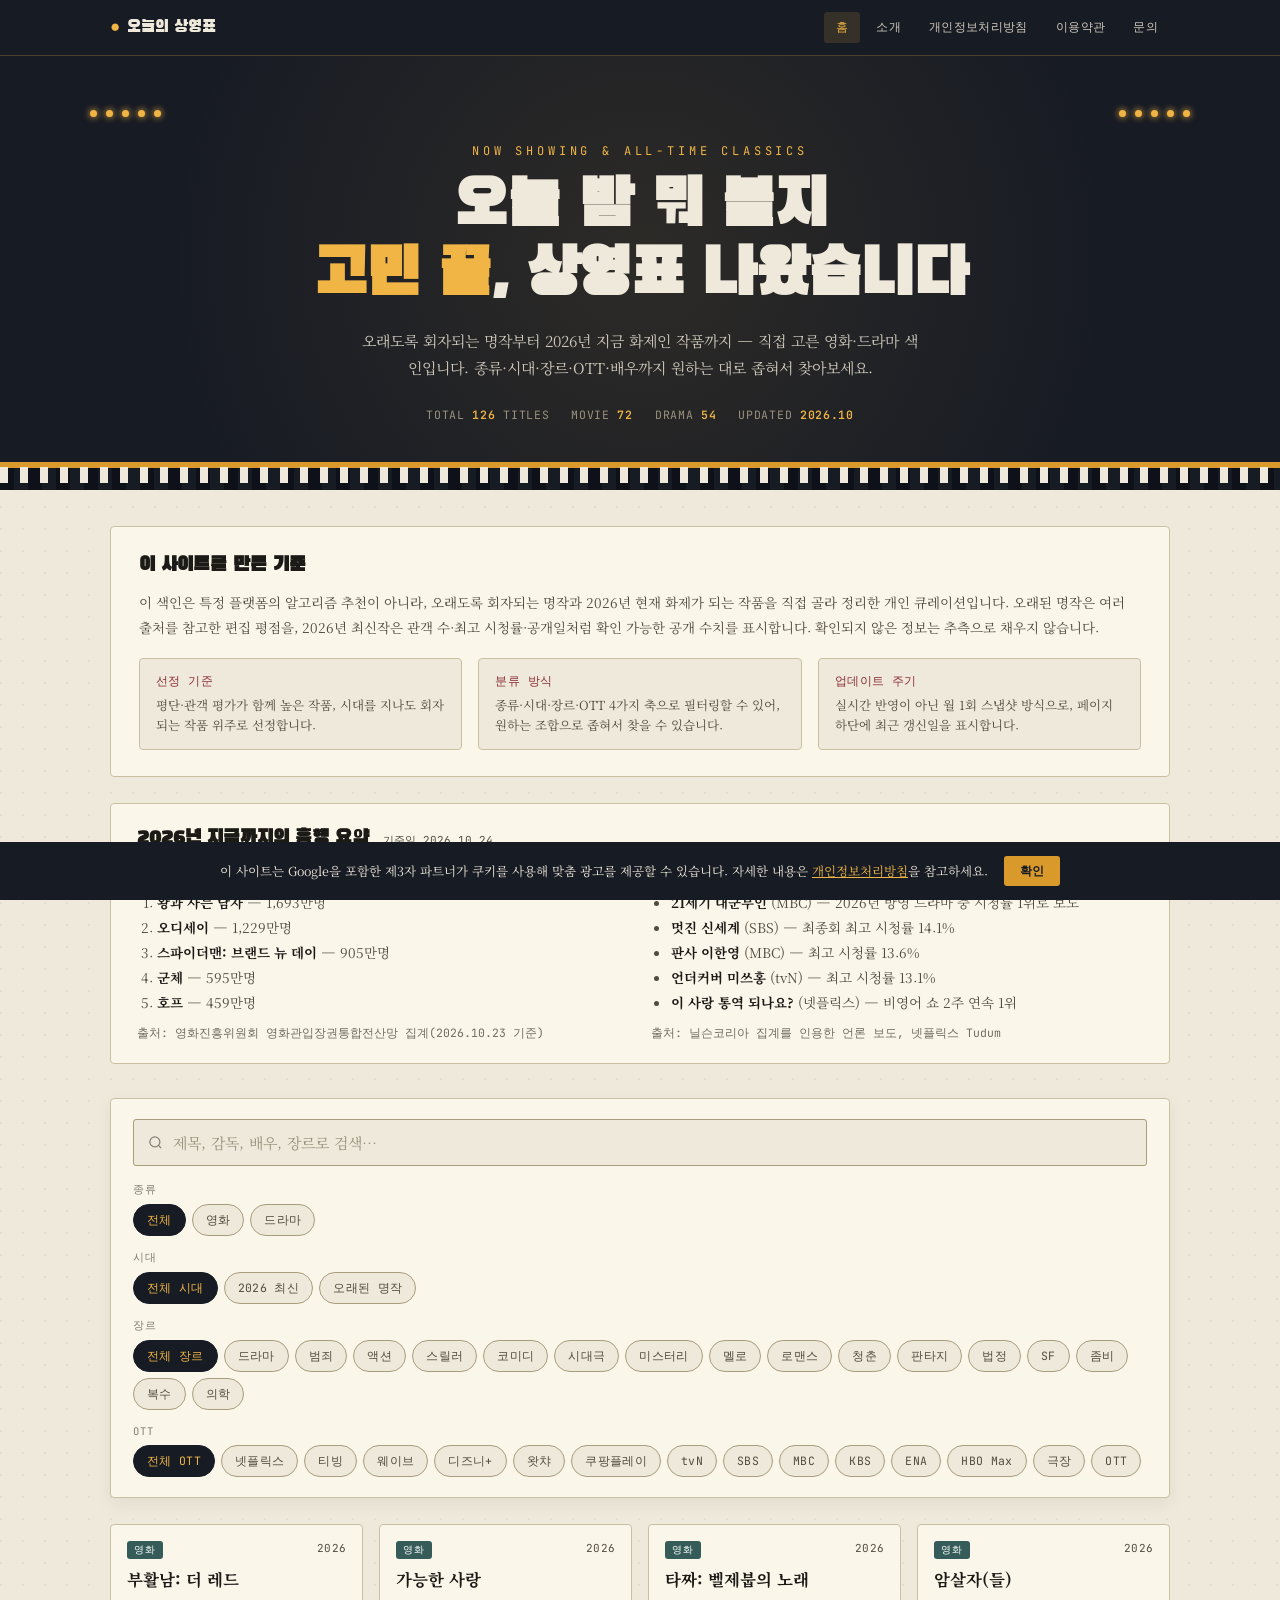
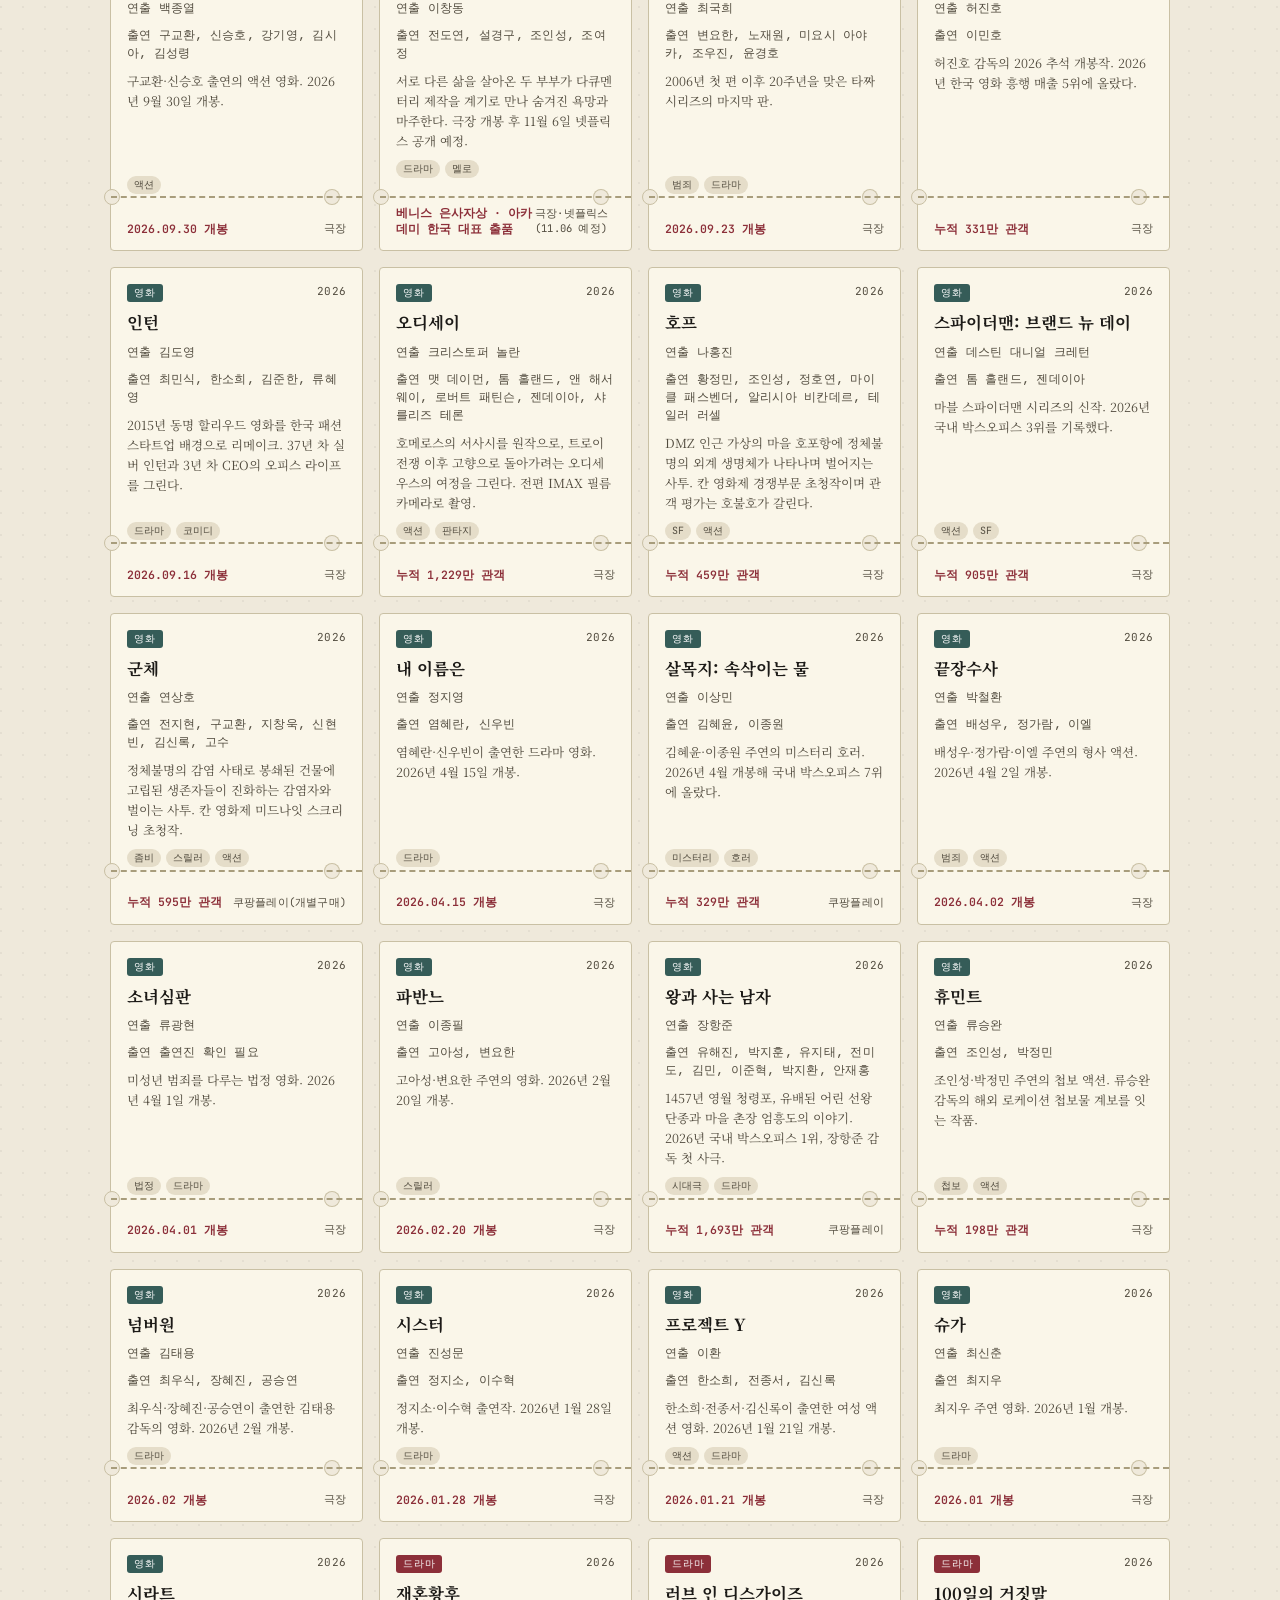
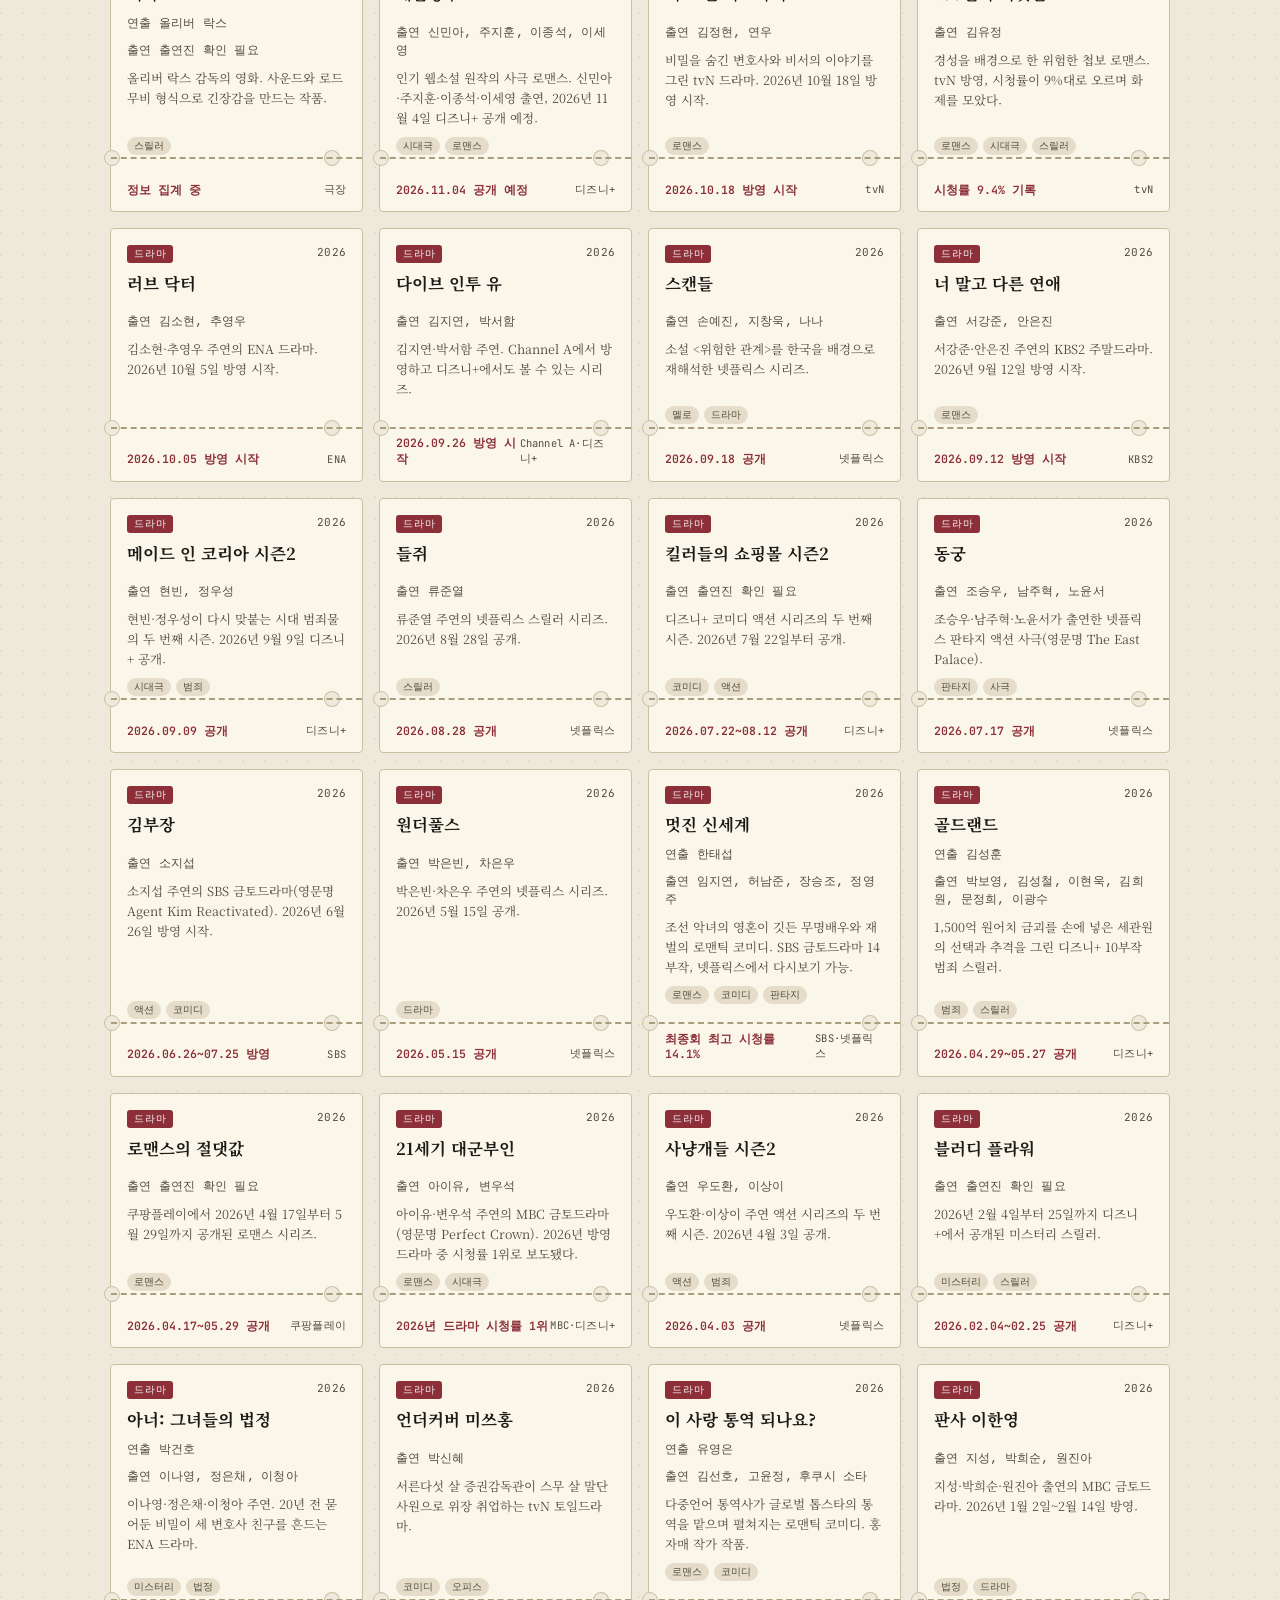
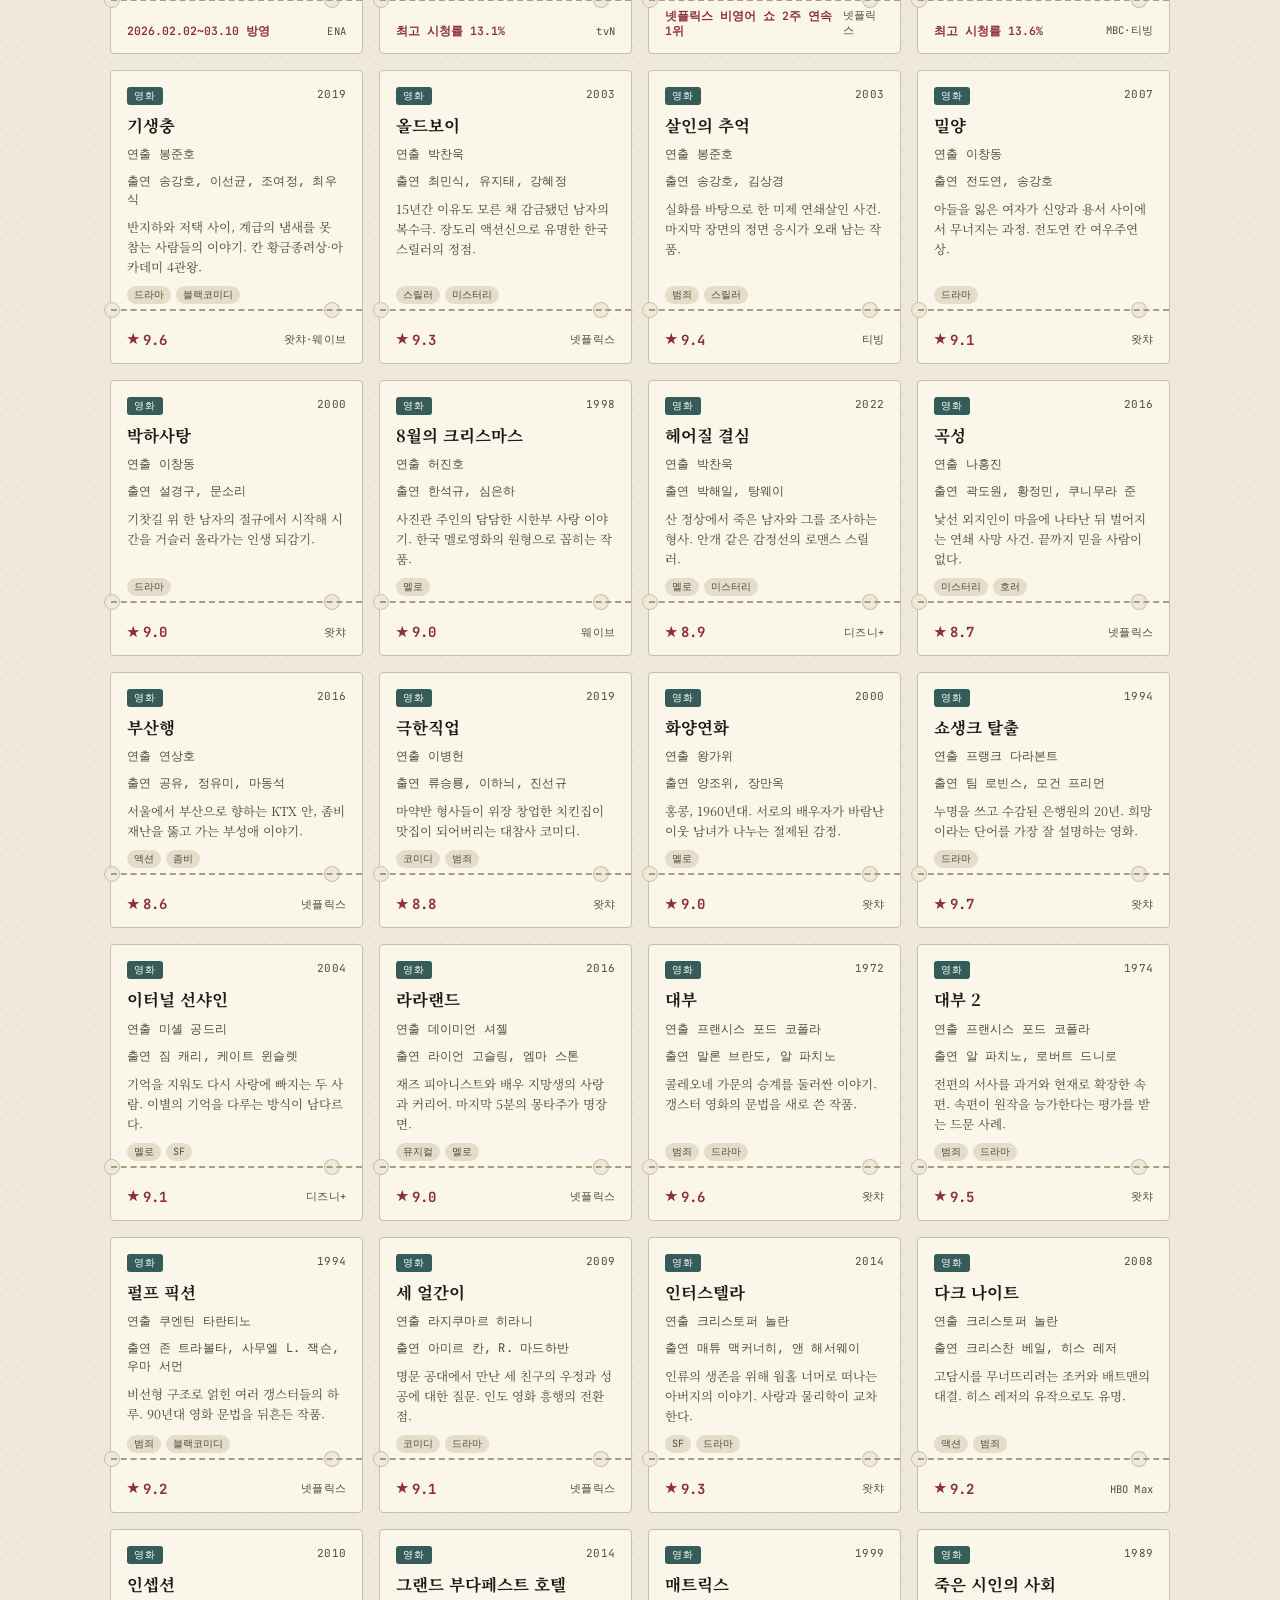
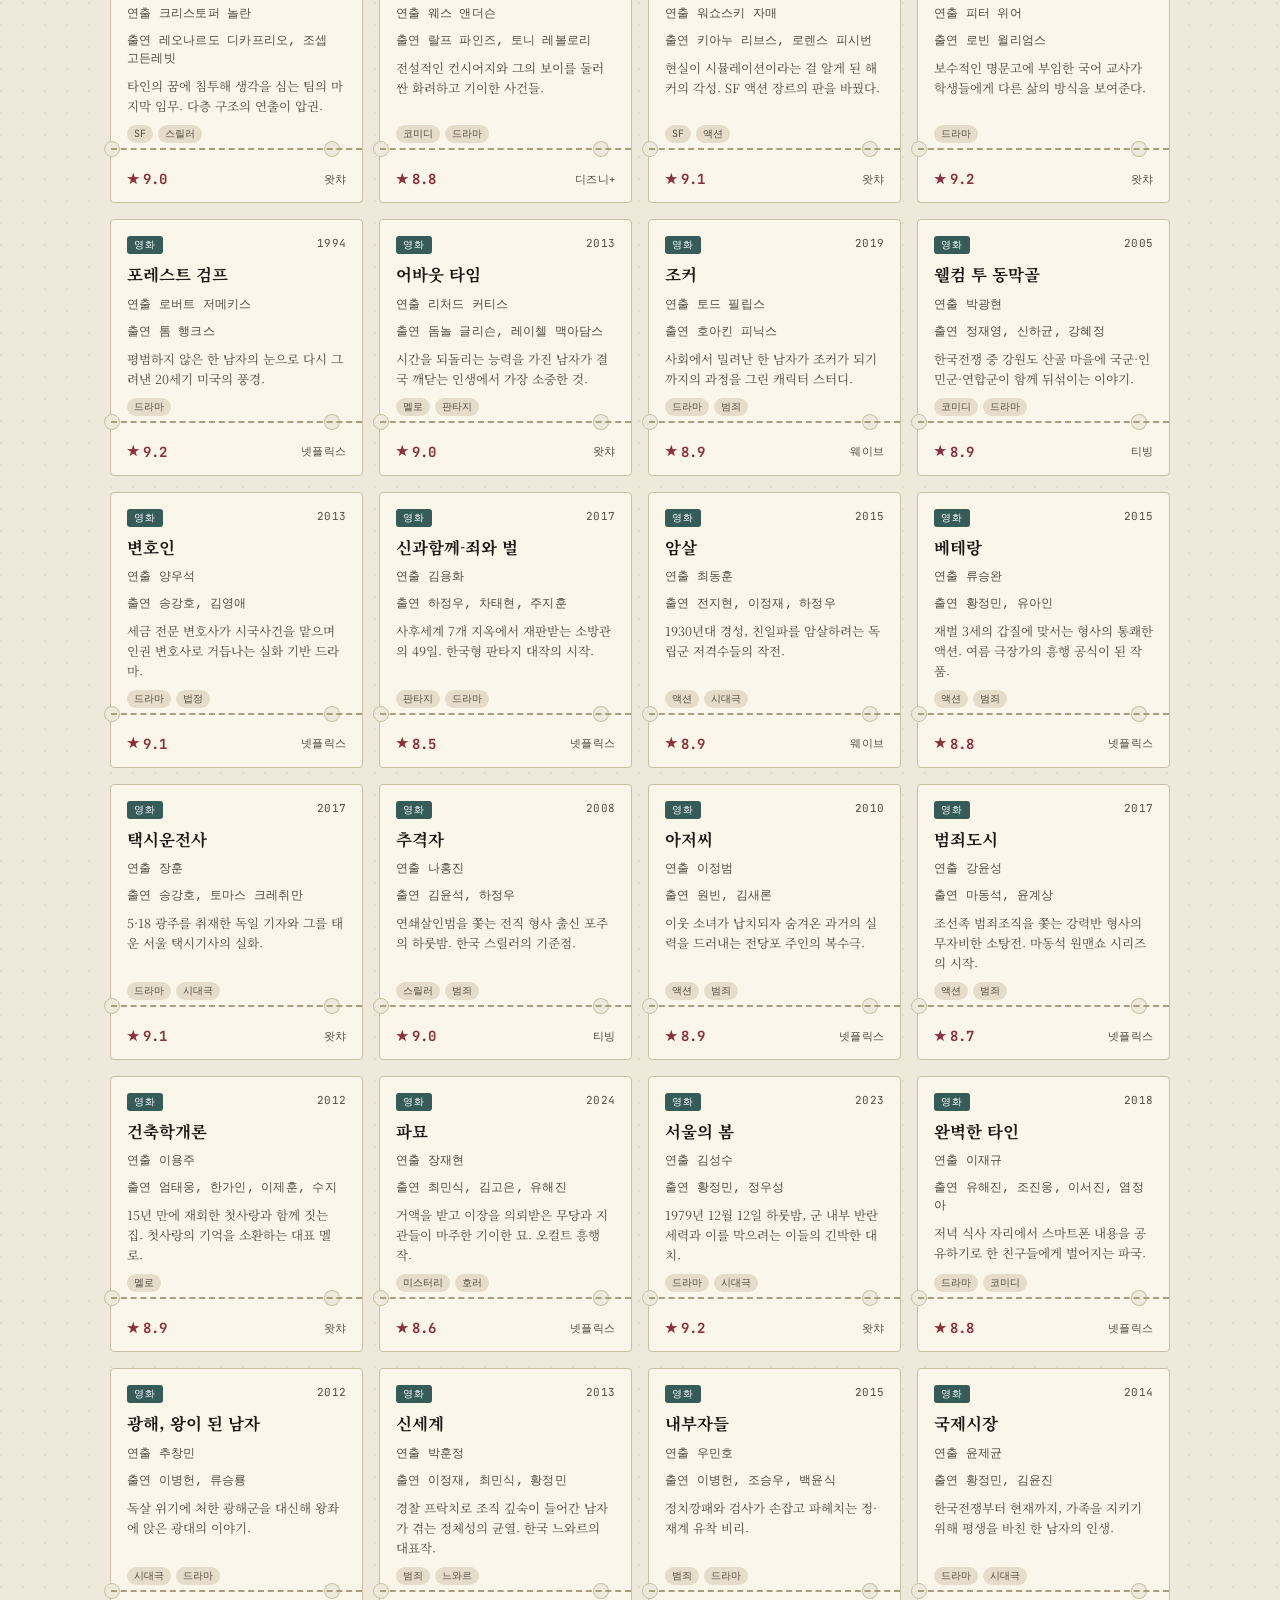
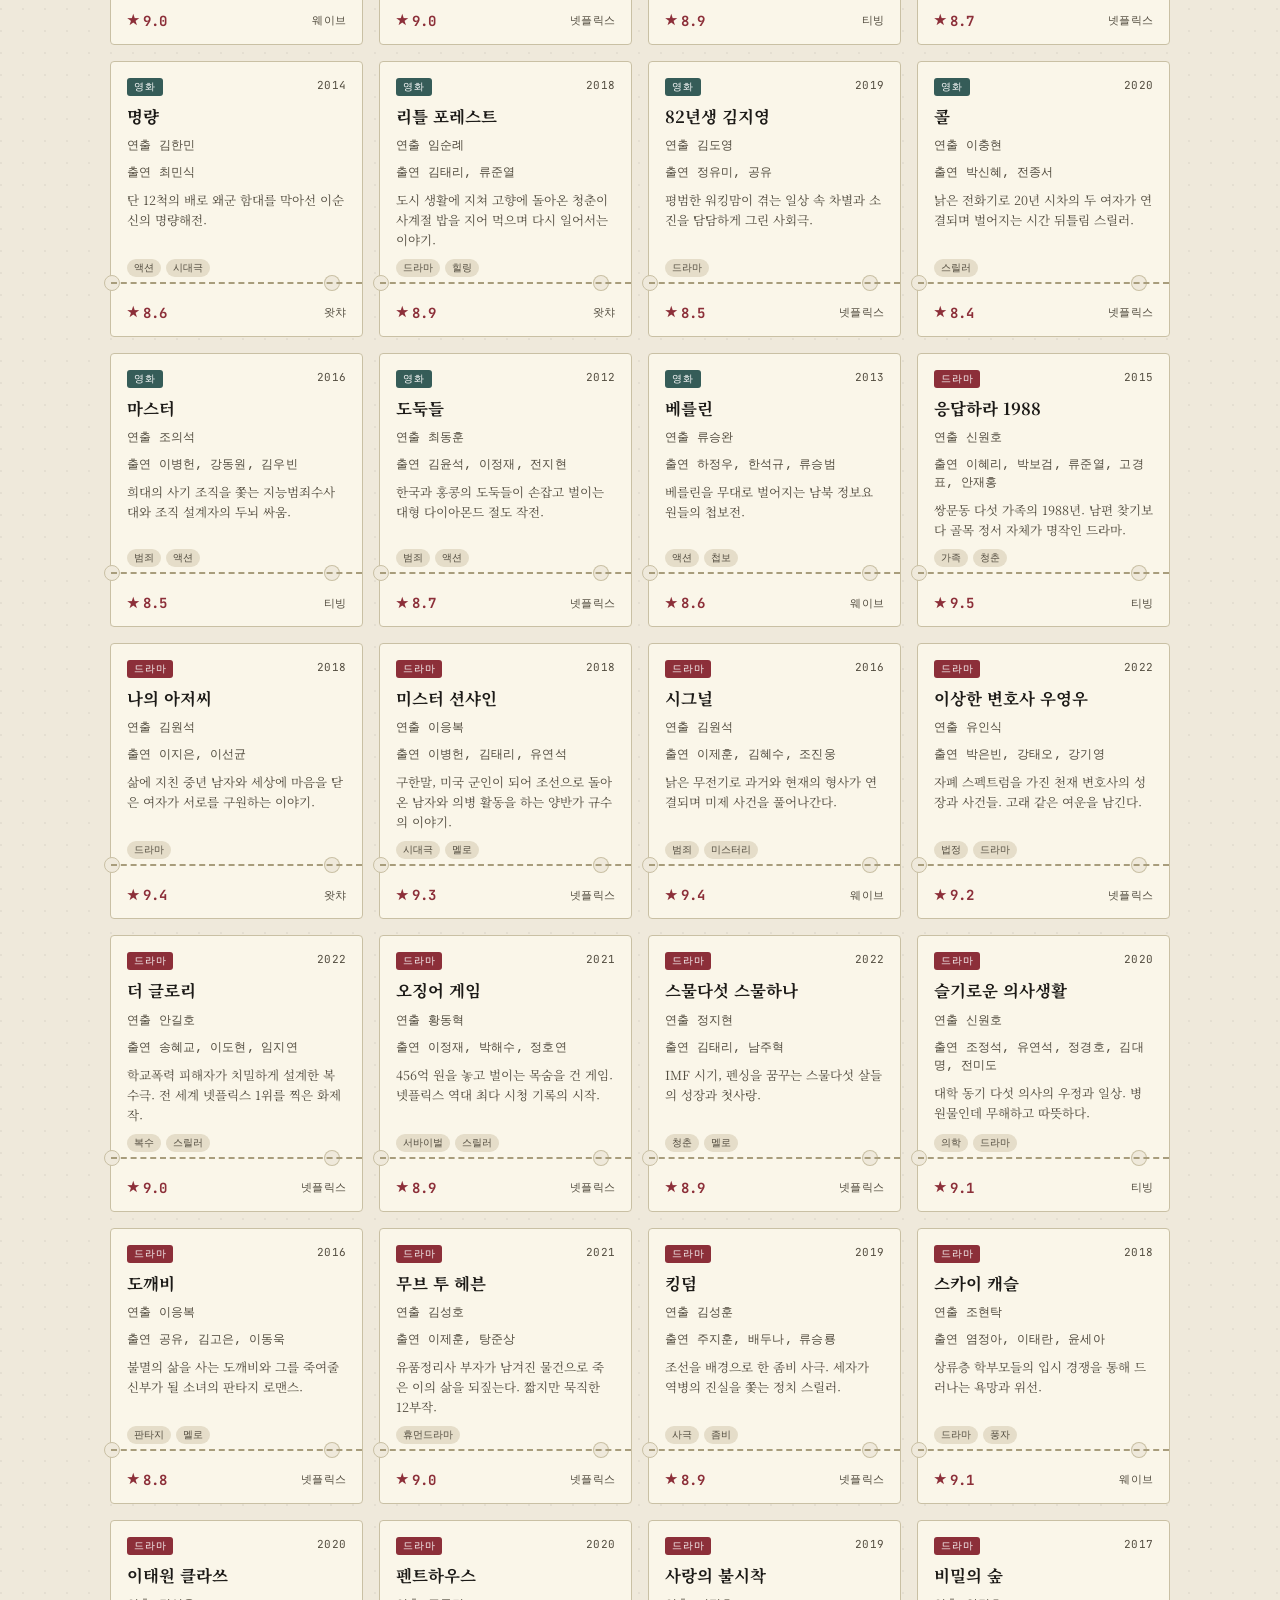
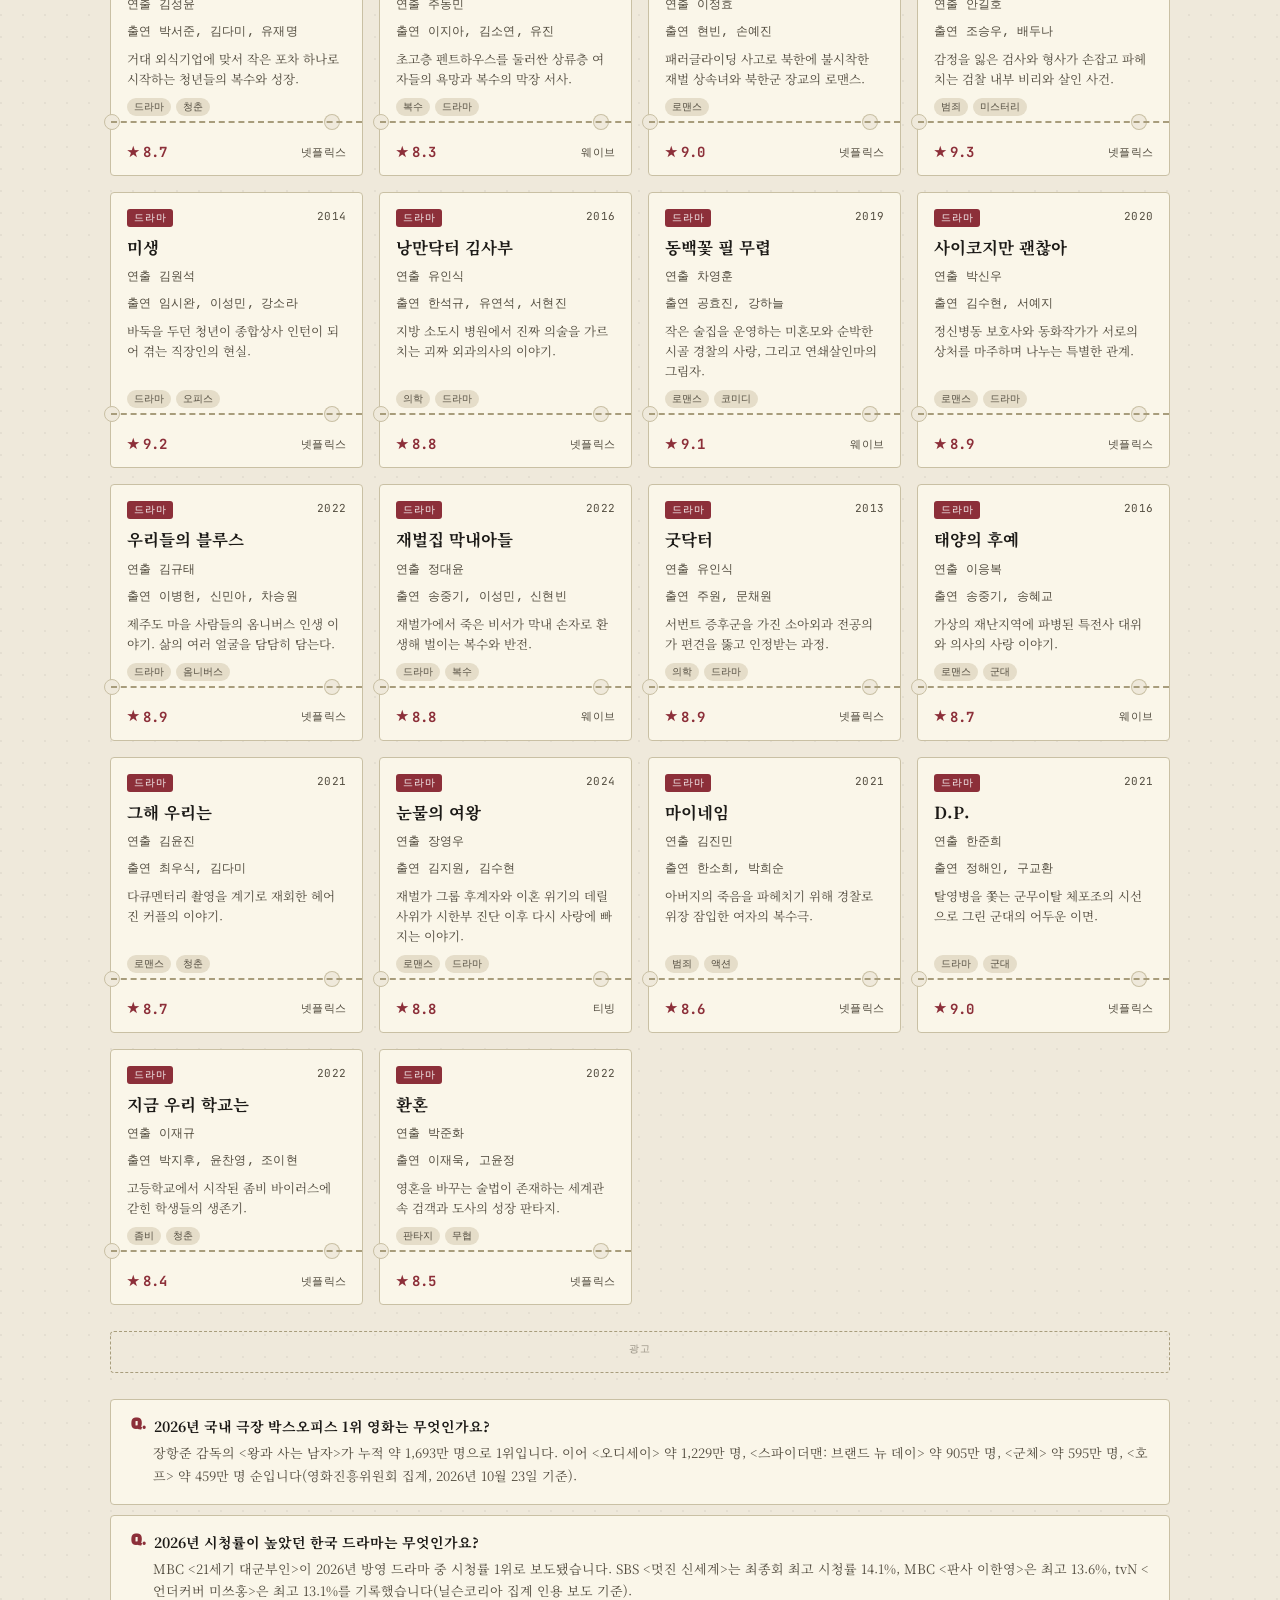
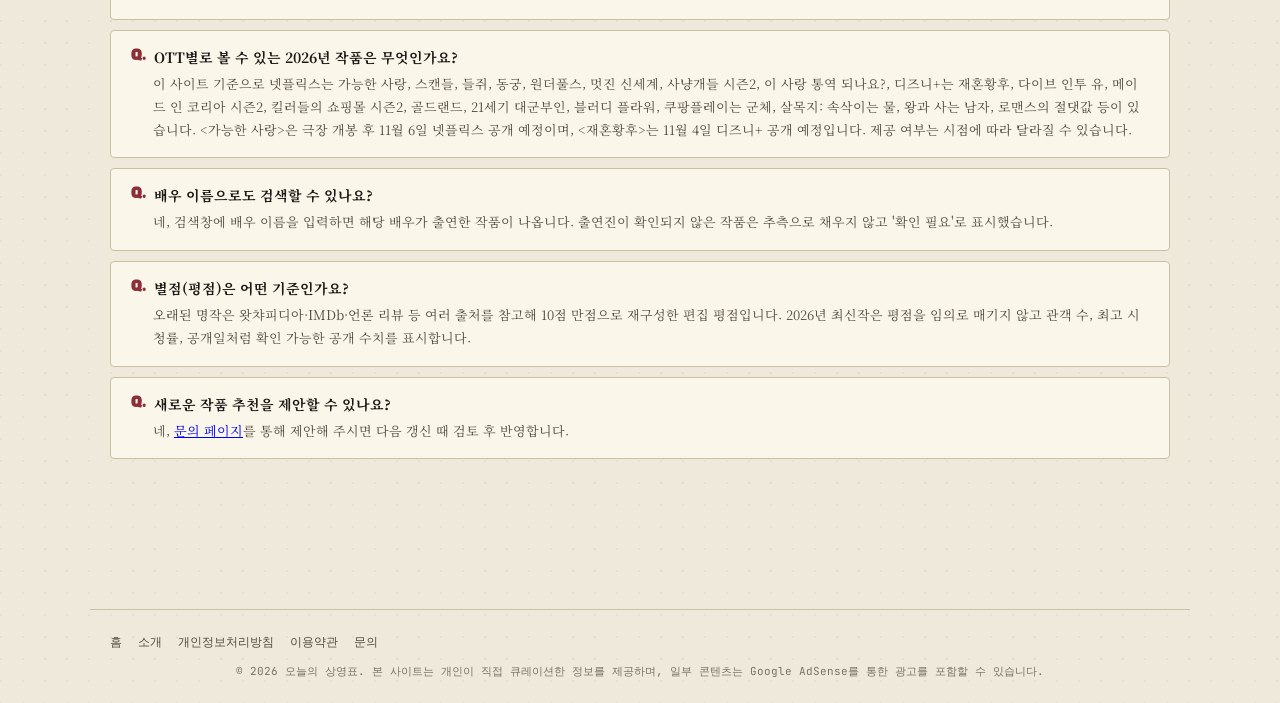
<file: index.html>
<!DOCTYPE html>
<html lang="ko">
<head>
<meta charset="UTF-8">
<meta name="viewport" content="width=device-width, initial-scale=1.0">
<title>오늘의 상영표 | 영화·드라마 추천 색인 — 명작부터 2026년 최신까지</title>
<meta name="description" content="기생충, 나의 아저씨 같은 명작부터 2026년 최신 화제작까지, 영화·드라마 126편을 장르·OTT·배우로 검색해 찾는 색인 카탈로그입니다.">
<meta name="keywords" content="영화 추천, 드라마 추천, 명작 영화, 2026 드라마, 넷플릭스 추천, 배우 검색, OTT 추천">
<meta name="robots" content="index, follow, max-snippet:-1, max-image-preview:large">
<meta property="article:modified_time" content="2026-10-24T00:00:00+09:00">
<link rel="alternate" type="text/plain" href="llms.txt" title="LLM-friendly summary">
<link rel="canonical" href="https://movie-drama-site.vercel.app/index.html">

<!-- Open Graph -->
<meta property="og:type" content="website">
<meta property="og:title" content="오늘의 상영표 | 영화·드라마 추천 색인 — 명작부터 2026년 최신까지">
<meta property="og:description" content="기생충, 나의 아저씨 같은 명작부터 2026년 최신 화제작까지, 영화·드라마 126편을 장르·OTT·배우로 검색해 찾는 색인 카탈로그입니다.">
<meta property="og:url" content="https://movie-drama-site.vercel.app/index.html">
<meta property="og:locale" content="ko_KR">
<meta property="og:site_name" content="오늘의 상영표">

<!-- Twitter Card -->
<meta name="twitter:card" content="summary">
<meta name="twitter:title" content="오늘의 상영표 | 영화·드라마 추천 색인 — 명작부터 2026년 최신까지">
<meta name="twitter:description" content="기생충, 나의 아저씨 같은 명작부터 2026년 최신 화제작까지, 영화·드라마 126편을 장르·OTT·배우로 검색해 찾는 색인 카탈로그입니다.">

<!-- Google AdSense -->
<script async src="https://pagead2.googlesyndication.com/pagead/js/adsbygoogle.js?client=ca-pub-2557338953436433" crossorigin="anonymous"></script>

<meta name="naver-site-verification" content="ec71c67ade040b685115a2fd1da6c9341d1d1b21">

<link rel="preconnect" href="https://fonts.googleapis.com">
<link href="https://fonts.googleapis.com/css2?family=Black+Han+Sans&family=Noto+Serif+KR:wght@400;500;600;700;900&family=JetBrains+Mono:wght@400;500;700&display=swap" rel="stylesheet">
<link rel="stylesheet" href="style.css">
<script type="application/ld+json">{"@context":"https://schema.org","@type":"WebSite","name":"오늘의 상영표","url":"https://movie-drama-site.vercel.app/","inLanguage":"ko","description":"영화·드라마 추천 색인. 종류·시대·장르·OTT·배우로 좁혀 찾는 큐레이션 카탈로그.","dateModified":"2026-10-24","publisher":{"@type":"Organization","name":"오늘의 상영표","url":"https://movie-drama-site.vercel.app/","email":"yjw2172@naver.com"},"potentialAction":{"@type":"SearchAction","target":"https://movie-drama-site.vercel.app/index.html?q={search_term_string}","query-input":"required name=search_term_string"}}</script>
<script type="application/ld+json">{"@context":"https://schema.org","@type":"ItemList","name":"오늘의 상영표 영화·드라마 추천 목록","numberOfItems":126,"itemListElement":[{"@type":"ListItem","position":1,"item":{"@type":"Movie","name":"부활남: 더 레드","url":"https://movie-drama-site.vercel.app/index.html#t-77b4b96e","description":"구교환·신승호 출연의 액션 영화. 2026년 9월 30일 개봉.","inLanguage":"ko","datePublished":"2026-09-30","director":{"@type":"Person","name":"백종열"},"actor":[{"@type":"Person","name":"구교환"},{"@type":"Person","name":"신승호"},{"@type":"Person","name":"강기영"},{"@type":"Person","name":"김시아"},{"@type":"Person","name":"김성령"}],"genre":["액션"]}},{"@type":"ListItem","position":2,"item":{"@type":"Movie","name":"가능한 사랑","url":"https://movie-drama-site.vercel.app/index.html#t-46261f74","description":"서로 다른 삶을 살아온 두 부부가 다큐멘터리 제작을 계기로 만나 숨겨진 욕망과 마주한다. 극장 개봉 후 11월 6일 넷플릭스 공개 예정.","inLanguage":"ko","datePublished":"2026-09-23","director":{"@type":"Person","name":"이창동"},"actor":[{"@type":"Person","name":"전도연"},{"@type":"Person","name":"설경구"},{"@type":"Person","name":"조인성"},{"@type":"Person","name":"조여정"}],"genre":["드라마","멜로"]}},{"@type":"ListItem","position":3,"item":{"@type":"Movie","name":"타짜: 벨제붑의 노래","url":"https://movie-drama-site.vercel.app/index.html#t-02692686","description":"2006년 첫 편 이후 20주년을 맞은 타짜 시리즈의 마지막 판.","inLanguage":"ko","datePublished":"2026-09-23","director":{"@type":"Person","name":"최국희"},"actor":[{"@type":"Person","name":"변요한"},{"@type":"Person","name":"노재원"},{"@type":"Person","name":"미요시 아야카"},{"@type":"Person","name":"조우진"},{"@type":"Person","name":"윤경호"}],"genre":["범죄","드라마"]}},{"@type":"ListItem","position":4,"item":{"@type":"Movie","name":"암살자(들)","url":"https://movie-drama-site.vercel.app/index.html#t-7b4322db","description":"허진호 감독의 2026 추석 개봉작. 2026년 한국 영화 흥행 매출 5위에 올랐다.","inLanguage":"ko","datePublished":"2026-09-23","director":{"@type":"Person","name":"허진호"},"actor":[{"@type":"Person","name":"이민호"}]}},{"@type":"ListItem","position":5,"item":{"@type":"Movie","name":"인턴","url":"https://movie-drama-site.vercel.app/index.html#t-5ec021ea","description":"2015년 동명 할리우드 영화를 한국 패션 스타트업 배경으로 리메이크. 37년 차 실버 인턴과 3년 차 CEO의 오피스 라이프를 그린다.","inLanguage":"ko","datePublished":"2026-09-16","director":{"@type":"Person","name":"김도영"},"actor":[{"@type":"Person","name":"최민식"},{"@type":"Person","name":"한소희"},{"@type":"Person","name":"김준한"},{"@type":"Person","name":"류혜영"}],"genre":["드라마","코미디"]}},{"@type":"ListItem","position":6,"item":{"@type":"Movie","name":"오디세이","url":"https://movie-drama-site.vercel.app/index.html#t-2404cf43","description":"호메로스의 서사시를 원작으로, 트로이 전쟁 이후 고향으로 돌아가려는 오디세우스의 여정을 그린다. 전편 IMAX 필름 카메라로 촬영.","inLanguage":"ko","datePublished":"2026-08-05","director":{"@type":"Person","name":"크리스토퍼 놀란"},"actor":[{"@type":"Person","name":"맷 데이먼"},{"@type":"Person","name":"톰 홀랜드"},{"@type":"Person","name":"앤 해서웨이"},{"@type":"Person","name":"로버트 패틴슨"},{"@type":"Person","name":"젠데이아"},{"@type":"Person","name":"샤를리즈 테론"}],"genre":["액션","판타지"]}},{"@type":"ListItem","position":7,"item":{"@type":"Movie","name":"호프","url":"https://movie-drama-site.vercel.app/index.html#t-72d7c6f7","description":"DMZ 인근 가상의 마을 호포항에 정체불명의 외계 생명체가 나타나며 벌어지는 사투. 칸 영화제 경쟁부문 초청작이며 관객 평가는 호불호가 갈린다.","inLanguage":"ko","datePublished":"2026-07-15","director":{"@type":"Person","name":"나홍진"},"actor":[{"@type":"Person","name":"황정민"},{"@type":"Person","name":"조인성"},{"@type":"Person","name":"정호연"},{"@type":"Person","name":"마이클 패스벤더"},{"@type":"Person","name":"알리시아 비칸데르"},{"@type":"Person","name":"테일러 러셀"}],"genre":["SF","액션"]}},{"@type":"ListItem","position":8,"item":{"@type":"Movie","name":"스파이더맨: 브랜드 뉴 데이","url":"https://movie-drama-site.vercel.app/index.html#t-02e93d31","description":"마블 스파이더맨 시리즈의 신작. 2026년 국내 박스오피스 3위를 기록했다.","inLanguage":"ko","datePublished":"2026-07","director":{"@type":"Person","name":"데스틴 대니얼 크레턴"},"actor":[{"@type":"Person","name":"톰 홀랜드"},{"@type":"Person","name":"젠데이아"}],"genre":["액션","SF"]}},{"@type":"ListItem","position":9,"item":{"@type":"Movie","name":"군체","url":"https://movie-drama-site.vercel.app/index.html#t-6741f4fa","description":"정체불명의 감염 사태로 봉쇄된 건물에 고립된 생존자들이 진화하는 감염자와 벌이는 사투. 칸 영화제 미드나잇 스크리닝 초청작.","inLanguage":"ko","datePublished":"2026-05-21","director":{"@type":"Person","name":"연상호"},"actor":[{"@type":"Person","name":"전지현"},{"@type":"Person","name":"구교환"},{"@type":"Person","name":"지창욱"},{"@type":"Person","name":"신현빈"},{"@type":"Person","name":"김신록"},{"@type":"Person","name":"고수"}],"genre":["좀비","스릴러","액션"]}},{"@type":"ListItem","position":10,"item":{"@type":"Movie","name":"내 이름은","url":"https://movie-drama-site.vercel.app/index.html#t-c5baeb67","description":"염혜란·신우빈이 출연한 드라마 영화. 2026년 4월 15일 개봉.","inLanguage":"ko","datePublished":"2026-04-15","director":{"@type":"Person","name":"정지영"},"actor":[{"@type":"Person","name":"염혜란"},{"@type":"Person","name":"신우빈"}],"genre":["드라마"]}},{"@type":"ListItem","position":11,"item":{"@type":"Movie","name":"살목지: 속삭이는 물","url":"https://movie-drama-site.vercel.app/index.html#t-05c0dccd","description":"김혜윤·이종원 주연의 미스터리 호러. 2026년 4월 개봉해 국내 박스오피스 7위에 올랐다.","inLanguage":"ko","datePublished":"2026-04-08","director":{"@type":"Person","name":"이상민"},"actor":[{"@type":"Person","name":"김혜윤"},{"@type":"Person","name":"이종원"}],"genre":["미스터리","호러"]}},{"@type":"ListItem","position":12,"item":{"@type":"Movie","name":"끝장수사","url":"https://movie-drama-site.vercel.app/index.html#t-b8e5d318","description":"배성우·정가람·이엘 주연의 형사 액션. 2026년 4월 2일 개봉.","inLanguage":"ko","datePublished":"2026-04-02","director":{"@type":"Person","name":"박철환"},"actor":[{"@type":"Person","name":"배성우"},{"@type":"Person","name":"정가람"},{"@type":"Person","name":"이엘"}],"genre":["범죄","액션"]}},{"@type":"ListItem","position":13,"item":{"@type":"Movie","name":"소녀심판","url":"https://movie-drama-site.vercel.app/index.html#t-6475796e","description":"미성년 범죄를 다루는 법정 영화. 2026년 4월 1일 개봉.","inLanguage":"ko","datePublished":"2026-04-01","director":{"@type":"Person","name":"류광현"},"genre":["법정","드라마"]}},{"@type":"ListItem","position":14,"item":{"@type":"Movie","name":"파반느","url":"https://movie-drama-site.vercel.app/index.html#t-46d0c476","description":"고아성·변요한 주연의 영화. 2026년 2월 20일 개봉.","inLanguage":"ko","datePublished":"2026-02-20","director":{"@type":"Person","name":"이종필"},"actor":[{"@type":"Person","name":"고아성"},{"@type":"Person","name":"변요한"}],"genre":["스릴러"]}},{"@type":"ListItem","position":15,"item":{"@type":"Movie","name":"왕과 사는 남자","url":"https://movie-drama-site.vercel.app/index.html#t-29fad4f8","description":"1457년 영월 청령포, 유배된 어린 선왕 단종과 마을 촌장 엄흥도의 이야기. 2026년 국내 박스오피스 1위, 장항준 감독 첫 사극.","inLanguage":"ko","datePublished":"2026-02-04","director":{"@type":"Person","name":"장항준"},"actor":[{"@type":"Person","name":"유해진"},{"@type":"Person","name":"박지훈"},{"@type":"Person","name":"유지태"},{"@type":"Person","name":"전미도"},{"@type":"Person","name":"김민"},{"@type":"Person","name":"이준혁"},{"@type":"Person","name":"박지환"},{"@type":"Person","name":"안재홍"}],"genre":["시대극","드라마"]}},{"@type":"ListItem","position":16,"item":{"@type":"Movie","name":"휴민트","url":"https://movie-drama-site.vercel.app/index.html#t-2494ced6","description":"조인성·박정민 주연의 첩보 액션. 류승완 감독의 해외 로케이션 첩보물 계보를 잇는 작품.","inLanguage":"ko","datePublished":"2026-02","director":{"@type":"Person","name":"류승완"},"actor":[{"@type":"Person","name":"조인성"},{"@type":"Person","name":"박정민"}],"genre":["첩보","액션"]}},{"@type":"ListItem","position":17,"item":{"@type":"Movie","name":"넘버원","url":"https://movie-drama-site.vercel.app/index.html#t-3c114397","description":"최우식·장혜진·공승연이 출연한 김태용 감독의 영화. 2026년 2월 개봉.","inLanguage":"ko","datePublished":"2026-02","director":{"@type":"Person","name":"김태용"},"actor":[{"@type":"Person","name":"최우식"},{"@type":"Person","name":"장혜진"},{"@type":"Person","name":"공승연"}],"genre":["드라마"]}},{"@type":"ListItem","position":18,"item":{"@type":"Movie","name":"시스터","url":"https://movie-drama-site.vercel.app/index.html#t-bd462b7a","description":"정지소·이수혁 출연작. 2026년 1월 28일 개봉.","inLanguage":"ko","datePublished":"2026-01-28","director":{"@type":"Person","name":"진성문"},"actor":[{"@type":"Person","name":"정지소"},{"@type":"Person","name":"이수혁"}],"genre":["드라마"]}},{"@type":"ListItem","position":19,"item":{"@type":"Movie","name":"프로젝트 Y","url":"https://movie-drama-site.vercel.app/index.html#t-303fbb1f","description":"한소희·전종서·김신록이 출연한 여성 액션 영화. 2026년 1월 21일 개봉.","inLanguage":"ko","datePublished":"2026-01-21","director":{"@type":"Person","name":"이환"},"actor":[{"@type":"Person","name":"한소희"},{"@type":"Person","name":"전종서"},{"@type":"Person","name":"김신록"}],"genre":["액션","드라마"]}},{"@type":"ListItem","position":20,"item":{"@type":"Movie","name":"슈가","url":"https://movie-drama-site.vercel.app/index.html#t-bbd2fc45","description":"최지우 주연 영화. 2026년 1월 개봉.","inLanguage":"ko","datePublished":"2026-01","director":{"@type":"Person","name":"최신춘"},"actor":[{"@type":"Person","name":"최지우"}],"genre":["드라마"]}},{"@type":"ListItem","position":21,"item":{"@type":"Movie","name":"시라트","url":"https://movie-drama-site.vercel.app/index.html#t-c745f0ce","description":"올리버 락스 감독의 영화. 사운드와 로드무비 형식으로 긴장감을 만드는 작품.","inLanguage":"ko","datePublished":"2026","director":{"@type":"Person","name":"올리버 락스"},"genre":["스릴러"]}},{"@type":"ListItem","position":22,"item":{"@type":"TVSeries","name":"재혼황후","url":"https://movie-drama-site.vercel.app/index.html#t-254ffdd7","description":"인기 웹소설 원작의 사극 로맨스. 신민아·주지훈·이종석·이세영 출연, 2026년 11월 4일 디즈니+ 공개 예정.","inLanguage":"ko","datePublished":"2026-11-04","actor":[{"@type":"Person","name":"신민아"},{"@type":"Person","name":"주지훈"},{"@type":"Person","name":"이종석"},{"@type":"Person","name":"이세영"}],"genre":["시대극","로맨스"]}},{"@type":"ListItem","position":23,"item":{"@type":"TVSeries","name":"러브 인 디스가이즈","url":"https://movie-drama-site.vercel.app/index.html#t-4f1bb073","description":"비밀을 숨긴 변호사와 비서의 이야기를 그린 tvN 드라마. 2026년 10월 18일 방영 시작.","inLanguage":"ko","datePublished":"2026-10-18","actor":[{"@type":"Person","name":"김정현"},{"@type":"Person","name":"연우"}],"genre":["로맨스"]}},{"@type":"ListItem","position":24,"item":{"@type":"TVSeries","name":"100일의 거짓말","url":"https://movie-drama-site.vercel.app/index.html#t-c7f2ce32","description":"경성을 배경으로 한 위험한 첩보 로맨스. tvN 방영, 시청률이 9%대로 오르며 화제를 모았다.","inLanguage":"ko","datePublished":"2026-10-10","actor":[{"@type":"Person","name":"김유정"}],"genre":["로맨스","시대극","스릴러"]}},{"@type":"ListItem","position":25,"item":{"@type":"TVSeries","name":"러브 닥터","url":"https://movie-drama-site.vercel.app/index.html#t-11f21ca4","description":"김소현·추영우 주연의 ENA 드라마. 2026년 10월 5일 방영 시작.","inLanguage":"ko","datePublished":"2026-10-05","actor":[{"@type":"Person","name":"김소현"},{"@type":"Person","name":"추영우"}]}},{"@type":"ListItem","position":26,"item":{"@type":"TVSeries","name":"다이브 인투 유","url":"https://movie-drama-site.vercel.app/index.html#t-3cdb1c6a","description":"김지연·박서함 주연. Channel A에서 방영하고 디즈니+에서도 볼 수 있는 시리즈.","inLanguage":"ko","datePublished":"2026-09-26","actor":[{"@type":"Person","name":"김지연"},{"@type":"Person","name":"박서함"}]}},{"@type":"ListItem","position":27,"item":{"@type":"TVSeries","name":"스캔들","url":"https://movie-drama-site.vercel.app/index.html#t-cadba259","description":"소설 <위험한 관계>를 한국을 배경으로 재해석한 넷플릭스 시리즈.","inLanguage":"ko","datePublished":"2026-09-18","actor":[{"@type":"Person","name":"손예진"},{"@type":"Person","name":"지창욱"},{"@type":"Person","name":"나나"}],"genre":["멜로","드라마"]}},{"@type":"ListItem","position":28,"item":{"@type":"TVSeries","name":"너 말고 다른 연애","url":"https://movie-drama-site.vercel.app/index.html#t-dbd104c6","description":"서강준·안은진 주연의 KBS2 주말드라마. 2026년 9월 12일 방영 시작.","inLanguage":"ko","datePublished":"2026-09-12","actor":[{"@type":"Person","name":"서강준"},{"@type":"Person","name":"안은진"}],"genre":["로맨스"]}},{"@type":"ListItem","position":29,"item":{"@type":"TVSeries","name":"메이드 인 코리아 시즌2","url":"https://movie-drama-site.vercel.app/index.html#t-e74df9ba","description":"현빈·정우성이 다시 맞붙는 시대 범죄물의 두 번째 시즌. 2026년 9월 9일 디즈니+ 공개.","inLanguage":"ko","datePublished":"2026-09-09","actor":[{"@type":"Person","name":"현빈"},{"@type":"Person","name":"정우성"}],"genre":["시대극","범죄"]}},{"@type":"ListItem","position":30,"item":{"@type":"TVSeries","name":"들쥐","url":"https://movie-drama-site.vercel.app/index.html#t-6e525b49","description":"류준열 주연의 넷플릭스 스릴러 시리즈. 2026년 8월 28일 공개.","inLanguage":"ko","datePublished":"2026-08-28","actor":[{"@type":"Person","name":"류준열"}],"genre":["스릴러"]}},{"@type":"ListItem","position":31,"item":{"@type":"TVSeries","name":"킬러들의 쇼핑몰 시즌2","url":"https://movie-drama-site.vercel.app/index.html#t-f1bb5912","description":"디즈니+ 코미디 액션 시리즈의 두 번째 시즌. 2026년 7월 22일부터 공개.","inLanguage":"ko","datePublished":"2026-07-22","genre":["코미디","액션"]}},{"@type":"ListItem","position":32,"item":{"@type":"TVSeries","name":"동궁","url":"https://movie-drama-site.vercel.app/index.html#t-8035a2d2","description":"조승우·남주혁·노윤서가 출연한 넷플릭스 판타지 액션 사극(영문명 The East Palace).","inLanguage":"ko","datePublished":"2026-07-17","actor":[{"@type":"Person","name":"조승우"},{"@type":"Person","name":"남주혁"},{"@type":"Person","name":"노윤서"}],"genre":["판타지","사극"]}},{"@type":"ListItem","position":33,"item":{"@type":"TVSeries","name":"김부장","url":"https://movie-drama-site.vercel.app/index.html#t-df47c5f7","description":"소지섭 주연의 SBS 금토드라마(영문명 Agent Kim Reactivated). 2026년 6월 26일 방영 시작.","inLanguage":"ko","datePublished":"2026-06-26","actor":[{"@type":"Person","name":"소지섭"}],"genre":["액션","코미디"]}},{"@type":"ListItem","position":34,"item":{"@type":"TVSeries","name":"원더풀스","url":"https://movie-drama-site.vercel.app/index.html#t-b5c14c70","description":"박은빈·차은우 주연의 넷플릭스 시리즈. 2026년 5월 15일 공개.","inLanguage":"ko","datePublished":"2026-05-15","actor":[{"@type":"Person","name":"박은빈"},{"@type":"Person","name":"차은우"}],"genre":["드라마"]}},{"@type":"ListItem","position":35,"item":{"@type":"TVSeries","name":"멋진 신세계","url":"https://movie-drama-site.vercel.app/index.html#t-d52c1f47","description":"조선 악녀의 영혼이 깃든 무명배우와 재벌의 로맨틱 코미디. SBS 금토드라마 14부작, 넷플릭스에서 다시보기 가능.","inLanguage":"ko","datePublished":"2026-05-08","actor":[{"@type":"Person","name":"임지연"},{"@type":"Person","name":"허남준"},{"@type":"Person","name":"장승조"},{"@type":"Person","name":"정영주"}],"genre":["로맨스","코미디","판타지"]}},{"@type":"ListItem","position":36,"item":{"@type":"TVSeries","name":"골드랜드","url":"https://movie-drama-site.vercel.app/index.html#t-a676027d","description":"1,500억 원어치 금괴를 손에 넣은 세관원의 선택과 추격을 그린 디즈니+ 10부작 범죄 스릴러.","inLanguage":"ko","datePublished":"2026-04-29","actor":[{"@type":"Person","name":"박보영"},{"@type":"Person","name":"김성철"},{"@type":"Person","name":"이현욱"},{"@type":"Person","name":"김희원"},{"@type":"Person","name":"문정희"},{"@type":"Person","name":"이광수"}],"genre":["범죄","스릴러"]}},{"@type":"ListItem","position":37,"item":{"@type":"TVSeries","name":"로맨스의 절댓값","url":"https://movie-drama-site.vercel.app/index.html#t-612eeb5d","description":"쿠팡플레이에서 2026년 4월 17일부터 5월 29일까지 공개된 로맨스 시리즈.","inLanguage":"ko","datePublished":"2026-04-17","genre":["로맨스"]}},{"@type":"ListItem","position":38,"item":{"@type":"TVSeries","name":"21세기 대군부인","url":"https://movie-drama-site.vercel.app/index.html#t-b522e3e0","description":"아이유·변우석 주연의 MBC 금토드라마(영문명 Perfect Crown). 2026년 방영 드라마 중 시청률 1위로 보도됐다.","inLanguage":"ko","datePublished":"2026-04-10","actor":[{"@type":"Person","name":"아이유"},{"@type":"Person","name":"변우석"}],"genre":["로맨스","시대극"]}},{"@type":"ListItem","position":39,"item":{"@type":"TVSeries","name":"사냥개들 시즌2","url":"https://movie-drama-site.vercel.app/index.html#t-bda94342","description":"우도환·이상이 주연 액션 시리즈의 두 번째 시즌. 2026년 4월 3일 공개.","inLanguage":"ko","datePublished":"2026-04-03","actor":[{"@type":"Person","name":"우도환"},{"@type":"Person","name":"이상이"}],"genre":["액션","범죄"]}},{"@type":"ListItem","position":40,"item":{"@type":"TVSeries","name":"블러디 플라워","url":"https://movie-drama-site.vercel.app/index.html#t-9e5d925f","description":"2026년 2월 4일부터 25일까지 디즈니+에서 공개된 미스터리 스릴러.","inLanguage":"ko","datePublished":"2026-02-04","genre":["미스터리","스릴러"]}},{"@type":"ListItem","position":41,"item":{"@type":"TVSeries","name":"아너: 그녀들의 법정","url":"https://movie-drama-site.vercel.app/index.html#t-5dbb49c7","description":"이나영·정은채·이청아 주연. 20년 전 묻어둔 비밀이 세 변호사 친구를 흔드는 ENA 드라마.","inLanguage":"ko","datePublished":"2026-02-02","actor":[{"@type":"Person","name":"이나영"},{"@type":"Person","name":"정은채"},{"@type":"Person","name":"이청아"}],"genre":["미스터리","법정"]}},{"@type":"ListItem","position":42,"item":{"@type":"TVSeries","name":"언더커버 미쓰홍","url":"https://movie-drama-site.vercel.app/index.html#t-f68b5f69","description":"서른다섯 살 증권감독관이 스무 살 말단 사원으로 위장 취업하는 tvN 토일드라마.","inLanguage":"ko","datePublished":"2026-01-17","actor":[{"@type":"Person","name":"박신혜"}],"genre":["코미디","오피스"]}},{"@type":"ListItem","position":43,"item":{"@type":"TVSeries","name":"이 사랑 통역 되나요?","url":"https://movie-drama-site.vercel.app/index.html#t-d7cbe3bd","description":"다중언어 통역사가 글로벌 톱스타의 통역을 맡으며 펼쳐지는 로맨틱 코미디. 홍자매 작가 작품.","inLanguage":"ko","datePublished":"2026-01-16","actor":[{"@type":"Person","name":"김선호"},{"@type":"Person","name":"고윤정"},{"@type":"Person","name":"후쿠시 소타"}],"genre":["로맨스","코미디"]}},{"@type":"ListItem","position":44,"item":{"@type":"TVSeries","name":"판사 이한영","url":"https://movie-drama-site.vercel.app/index.html#t-440ec7ee","description":"지성·박희순·원진아 출연의 MBC 금토드라마. 2026년 1월 2일~2월 14일 방영.","inLanguage":"ko","datePublished":"2026-01-02","actor":[{"@type":"Person","name":"지성"},{"@type":"Person","name":"박희순"},{"@type":"Person","name":"원진아"}],"genre":["법정","드라마"]}},{"@type":"ListItem","position":45,"item":{"@type":"Movie","name":"기생충","url":"https://movie-drama-site.vercel.app/index.html#t-336cb36f","description":"반지하와 저택 사이, 계급의 냄새를 못 참는 사람들의 이야기. 칸 황금종려상·아카데미 4관왕.","inLanguage":"ko","datePublished":"2019","director":{"@type":"Person","name":"봉준호"},"actor":[{"@type":"Person","name":"송강호"},{"@type":"Person","name":"이선균"},{"@type":"Person","name":"조여정"},{"@type":"Person","name":"최우식"}],"genre":["드라마","블랙코미디"]}},{"@type":"ListItem","position":46,"item":{"@type":"Movie","name":"올드보이","url":"https://movie-drama-site.vercel.app/index.html#t-84669573","description":"15년간 이유도 모른 채 감금됐던 남자의 복수극. 장도리 액션신으로 유명한 한국 스릴러의 정점.","inLanguage":"ko","datePublished":"2003","director":{"@type":"Person","name":"박찬욱"},"actor":[{"@type":"Person","name":"최민식"},{"@type":"Person","name":"유지태"},{"@type":"Person","name":"강혜정"}],"genre":["스릴러","미스터리"]}},{"@type":"ListItem","position":47,"item":{"@type":"Movie","name":"살인의 추억","url":"https://movie-drama-site.vercel.app/index.html#t-f6ca64ef","description":"실화를 바탕으로 한 미제 연쇄살인 사건. 마지막 장면의 정면 응시가 오래 남는 작품.","inLanguage":"ko","datePublished":"2003","director":{"@type":"Person","name":"봉준호"},"actor":[{"@type":"Person","name":"송강호"},{"@type":"Person","name":"김상경"}],"genre":["범죄","스릴러"]}},{"@type":"ListItem","position":48,"item":{"@type":"Movie","name":"밀양","url":"https://movie-drama-site.vercel.app/index.html#t-d04fae9d","description":"아들을 잃은 여자가 신앙과 용서 사이에서 무너지는 과정. 전도연 칸 여우주연상.","inLanguage":"ko","datePublished":"2007","director":{"@type":"Person","name":"이창동"},"actor":[{"@type":"Person","name":"전도연"},{"@type":"Person","name":"송강호"}],"genre":["드라마"]}},{"@type":"ListItem","position":49,"item":{"@type":"Movie","name":"박하사탕","url":"https://movie-drama-site.vercel.app/index.html#t-eb9b1de8","description":"기찻길 위 한 남자의 절규에서 시작해 시간을 거슬러 올라가는 인생 되감기.","inLanguage":"ko","datePublished":"2000","director":{"@type":"Person","name":"이창동"},"actor":[{"@type":"Person","name":"설경구"},{"@type":"Person","name":"문소리"}],"genre":["드라마"]}},{"@type":"ListItem","position":50,"item":{"@type":"Movie","name":"8월의 크리스마스","url":"https://movie-drama-site.vercel.app/index.html#t-314ce08d","description":"사진관 주인의 담담한 시한부 사랑 이야기. 한국 멜로영화의 원형으로 꼽히는 작품.","inLanguage":"ko","datePublished":"1998","director":{"@type":"Person","name":"허진호"},"actor":[{"@type":"Person","name":"한석규"},{"@type":"Person","name":"심은하"}],"genre":["멜로"]}},{"@type":"ListItem","position":51,"item":{"@type":"Movie","name":"헤어질 결심","url":"https://movie-drama-site.vercel.app/index.html#t-4b5ec745","description":"산 정상에서 죽은 남자와 그를 조사하는 형사. 안개 같은 감정선의 로맨스 스릴러.","inLanguage":"ko","datePublished":"2022","director":{"@type":"Person","name":"박찬욱"},"actor":[{"@type":"Person","name":"박해일"},{"@type":"Person","name":"탕웨이"}],"genre":["멜로","미스터리"]}},{"@type":"ListItem","position":52,"item":{"@type":"Movie","name":"곡성","url":"https://movie-drama-site.vercel.app/index.html#t-6c8ff18a","description":"낯선 외지인이 마을에 나타난 뒤 벌어지는 연쇄 사망 사건. 끝까지 믿을 사람이 없다.","inLanguage":"ko","datePublished":"2016","director":{"@type":"Person","name":"나홍진"},"actor":[{"@type":"Person","name":"곽도원"},{"@type":"Person","name":"황정민"},{"@type":"Person","name":"쿠니무라 준"}],"genre":["미스터리","호러"]}},{"@type":"ListItem","position":53,"item":{"@type":"Movie","name":"부산행","url":"https://movie-drama-site.vercel.app/index.html#t-aa3233d9","description":"서울에서 부산으로 향하는 KTX 안, 좀비 재난을 뚫고 가는 부성애 이야기.","inLanguage":"ko","datePublished":"2016","director":{"@type":"Person","name":"연상호"},"actor":[{"@type":"Person","name":"공유"},{"@type":"Person","name":"정유미"},{"@type":"Person","name":"마동석"}],"genre":["액션","좀비"]}},{"@type":"ListItem","position":54,"item":{"@type":"Movie","name":"극한직업","url":"https://movie-drama-site.vercel.app/index.html#t-de96c659","description":"마약반 형사들이 위장 창업한 치킨집이 맛집이 되어버리는 대참사 코미디.","inLanguage":"ko","datePublished":"2019","director":{"@type":"Person","name":"이병헌"},"actor":[{"@type":"Person","name":"류승룡"},{"@type":"Person","name":"이하늬"},{"@type":"Person","name":"진선규"}],"genre":["코미디","범죄"]}},{"@type":"ListItem","position":55,"item":{"@type":"Movie","name":"화양연화","url":"https://movie-drama-site.vercel.app/index.html#t-2b4c727a","description":"홍콩, 1960년대. 서로의 배우자가 바람난 이웃 남녀가 나누는 절제된 감정.","inLanguage":"ko","datePublished":"2000","director":{"@type":"Person","name":"왕가위"},"actor":[{"@type":"Person","name":"양조위"},{"@type":"Person","name":"장만옥"}],"genre":["멜로"]}},{"@type":"ListItem","position":56,"item":{"@type":"Movie","name":"쇼생크 탈출","url":"https://movie-drama-site.vercel.app/index.html#t-b056709b","description":"누명을 쓰고 수감된 은행원의 20년. 희망이라는 단어를 가장 잘 설명하는 영화.","inLanguage":"ko","datePublished":"1994","director":{"@type":"Person","name":"프랭크 다라본트"},"actor":[{"@type":"Person","name":"팀 로빈스"},{"@type":"Person","name":"모건 프리먼"}],"genre":["드라마"]}},{"@type":"ListItem","position":57,"item":{"@type":"Movie","name":"이터널 선샤인","url":"https://movie-drama-site.vercel.app/index.html#t-2127bd6c","description":"기억을 지워도 다시 사랑에 빠지는 두 사람. 이별의 기억을 다루는 방식이 남다르다.","inLanguage":"ko","datePublished":"2004","director":{"@type":"Person","name":"미셸 공드리"},"actor":[{"@type":"Person","name":"짐 캐리"},{"@type":"Person","name":"케이트 윈슬렛"}],"genre":["멜로","SF"]}},{"@type":"ListItem","position":58,"item":{"@type":"Movie","name":"라라랜드","url":"https://movie-drama-site.vercel.app/index.html#t-aaf2e559","description":"재즈 피아니스트와 배우 지망생의 사랑과 커리어. 마지막 5분의 몽타주가 명장면.","inLanguage":"ko","datePublished":"2016","director":{"@type":"Person","name":"데이미언 셔젤"},"actor":[{"@type":"Person","name":"라이언 고슬링"},{"@type":"Person","name":"엠마 스톤"}],"genre":["뮤지컬","멜로"]}},{"@type":"ListItem","position":59,"item":{"@type":"Movie","name":"대부","url":"https://movie-drama-site.vercel.app/index.html#t-fbc71afc","description":"콜레오네 가문의 승계를 둘러싼 이야기. 갱스터 영화의 문법을 새로 쓴 작품.","inLanguage":"ko","datePublished":"1972","director":{"@type":"Person","name":"프랜시스 포드 코폴라"},"actor":[{"@type":"Person","name":"말론 브란도"},{"@type":"Person","name":"알 파치노"}],"genre":["범죄","드라마"]}},{"@type":"ListItem","position":60,"item":{"@type":"Movie","name":"대부 2","url":"https://movie-drama-site.vercel.app/index.html#t-f55d1d56","description":"전편의 서사를 과거와 현재로 확장한 속편. 속편이 원작을 능가한다는 평가를 받는 드문 사례.","inLanguage":"ko","datePublished":"1974","director":{"@type":"Person","name":"프랜시스 포드 코폴라"},"actor":[{"@type":"Person","name":"알 파치노"},{"@type":"Person","name":"로버트 드니로"}],"genre":["범죄","드라마"]}},{"@type":"ListItem","position":61,"item":{"@type":"Movie","name":"펄프 픽션","url":"https://movie-drama-site.vercel.app/index.html#t-238b34df","description":"비선형 구조로 얽힌 여러 갱스터들의 하루. 90년대 영화 문법을 뒤흔든 작품.","inLanguage":"ko","datePublished":"1994","director":{"@type":"Person","name":"쿠엔틴 타란티노"},"actor":[{"@type":"Person","name":"존 트라볼타"},{"@type":"Person","name":"사무엘 L. 잭슨"},{"@type":"Person","name":"우마 서먼"}],"genre":["범죄","블랙코미디"]}},{"@type":"ListItem","position":62,"item":{"@type":"Movie","name":"세 얼간이","url":"https://movie-drama-site.vercel.app/index.html#t-8b7e409f","description":"명문 공대에서 만난 세 친구의 우정과 성공에 대한 질문. 인도 영화 흥행의 전환점.","inLanguage":"ko","datePublished":"2009","director":{"@type":"Person","name":"라지쿠마르 히라니"},"actor":[{"@type":"Person","name":"아미르 칸"},{"@type":"Person","name":"R. 마드하반"}],"genre":["코미디","드라마"]}},{"@type":"ListItem","position":63,"item":{"@type":"Movie","name":"인터스텔라","url":"https://movie-drama-site.vercel.app/index.html#t-5b3b75f2","description":"인류의 생존을 위해 웜홀 너머로 떠나는 아버지의 이야기. 사랑과 물리학이 교차한다.","inLanguage":"ko","datePublished":"2014","director":{"@type":"Person","name":"크리스토퍼 놀란"},"actor":[{"@type":"Person","name":"매튜 맥커너히"},{"@type":"Person","name":"앤 해서웨이"}],"genre":["SF","드라마"]}},{"@type":"ListItem","position":64,"item":{"@type":"Movie","name":"다크 나이트","url":"https://movie-drama-site.vercel.app/index.html#t-70126740","description":"고담시를 무너뜨리려는 조커와 배트맨의 대결. 히스 레저의 유작으로도 유명.","inLanguage":"ko","datePublished":"2008","director":{"@type":"Person","name":"크리스토퍼 놀란"},"actor":[{"@type":"Person","name":"크리스찬 베일"},{"@type":"Person","name":"히스 레저"}],"genre":["액션","범죄"]}},{"@type":"ListItem","position":65,"item":{"@type":"Movie","name":"인셉션","url":"https://movie-drama-site.vercel.app/index.html#t-42581e16","description":"타인의 꿈에 침투해 생각을 심는 팀의 마지막 임무. 다층 구조의 연출이 압권.","inLanguage":"ko","datePublished":"2010","director":{"@type":"Person","name":"크리스토퍼 놀란"},"actor":[{"@type":"Person","name":"레오나르도 디카프리오"},{"@type":"Person","name":"조셉 고든레빗"}],"genre":["SF","스릴러"]}},{"@type":"ListItem","position":66,"item":{"@type":"Movie","name":"그랜드 부다페스트 호텔","url":"https://movie-drama-site.vercel.app/index.html#t-5d3ef963","description":"전설적인 컨시어지와 그의 보이를 둘러싼 화려하고 기이한 사건들.","inLanguage":"ko","datePublished":"2014","director":{"@type":"Person","name":"웨스 앤더슨"},"actor":[{"@type":"Person","name":"랄프 파인즈"},{"@type":"Person","name":"토니 레볼로리"}],"genre":["코미디","드라마"]}},{"@type":"ListItem","position":67,"item":{"@type":"Movie","name":"매트릭스","url":"https://movie-drama-site.vercel.app/index.html#t-d41c4aab","description":"현실이 시뮬레이션이라는 걸 알게 된 해커의 각성. SF 액션 장르의 판을 바꿨다.","inLanguage":"ko","datePublished":"1999","director":{"@type":"Person","name":"워쇼스키 자매"},"actor":[{"@type":"Person","name":"키아누 리브스"},{"@type":"Person","name":"로렌스 피시번"}],"genre":["SF","액션"]}},{"@type":"ListItem","position":68,"item":{"@type":"Movie","name":"죽은 시인의 사회","url":"https://movie-drama-site.vercel.app/index.html#t-daf4a3ec","description":"보수적인 명문고에 부임한 국어 교사가 학생들에게 다른 삶의 방식을 보여준다.","inLanguage":"ko","datePublished":"1989","director":{"@type":"Person","name":"피터 위어"},"actor":[{"@type":"Person","name":"로빈 윌리엄스"}],"genre":["드라마"]}},{"@type":"ListItem","position":69,"item":{"@type":"Movie","name":"포레스트 검프","url":"https://movie-drama-site.vercel.app/index.html#t-1690b2f5","description":"평범하지 않은 한 남자의 눈으로 다시 그려낸 20세기 미국의 풍경.","inLanguage":"ko","datePublished":"1994","director":{"@type":"Person","name":"로버트 저메키스"},"actor":[{"@type":"Person","name":"톰 행크스"}],"genre":["드라마"]}},{"@type":"ListItem","position":70,"item":{"@type":"Movie","name":"어바웃 타임","url":"https://movie-drama-site.vercel.app/index.html#t-47352778","description":"시간을 되돌리는 능력을 가진 남자가 결국 깨닫는 인생에서 가장 소중한 것.","inLanguage":"ko","datePublished":"2013","director":{"@type":"Person","name":"리처드 커티스"},"actor":[{"@type":"Person","name":"돔놀 글리슨"},{"@type":"Person","name":"레이첼 맥아담스"}],"genre":["멜로","판타지"]}},{"@type":"ListItem","position":71,"item":{"@type":"Movie","name":"조커","url":"https://movie-drama-site.vercel.app/index.html#t-2d373cfb","description":"사회에서 밀려난 한 남자가 조커가 되기까지의 과정을 그린 캐릭터 스터디.","inLanguage":"ko","datePublished":"2019","director":{"@type":"Person","name":"토드 필립스"},"actor":[{"@type":"Person","name":"호아킨 피닉스"}],"genre":["드라마","범죄"]}},{"@type":"ListItem","position":72,"item":{"@type":"Movie","name":"웰컴 투 동막골","url":"https://movie-drama-site.vercel.app/index.html#t-af5fa20b","description":"한국전쟁 중 강원도 산골 마을에 국군·인민군·연합군이 함께 뒤섞이는 이야기.","inLanguage":"ko","datePublished":"2005","director":{"@type":"Person","name":"박광현"},"actor":[{"@type":"Person","name":"정재영"},{"@type":"Person","name":"신하균"},{"@type":"Person","name":"강혜정"}],"genre":["코미디","드라마"]}},{"@type":"ListItem","position":73,"item":{"@type":"Movie","name":"변호인","url":"https://movie-drama-site.vercel.app/index.html#t-233b7871","description":"세금 전문 변호사가 시국사건을 맡으며 인권 변호사로 거듭나는 실화 기반 드라마.","inLanguage":"ko","datePublished":"2013","director":{"@type":"Person","name":"양우석"},"actor":[{"@type":"Person","name":"송강호"},{"@type":"Person","name":"김영애"}],"genre":["드라마","법정"]}},{"@type":"ListItem","position":74,"item":{"@type":"Movie","name":"신과함께-죄와 벌","url":"https://movie-drama-site.vercel.app/index.html#t-7f87b1a3","description":"사후세계 7개 지옥에서 재판받는 소방관의 49일. 한국형 판타지 대작의 시작.","inLanguage":"ko","datePublished":"2017","director":{"@type":"Person","name":"김용화"},"actor":[{"@type":"Person","name":"하정우"},{"@type":"Person","name":"차태현"},{"@type":"Person","name":"주지훈"}],"genre":["판타지","드라마"]}},{"@type":"ListItem","position":75,"item":{"@type":"Movie","name":"암살","url":"https://movie-drama-site.vercel.app/index.html#t-9c5fe542","description":"1930년대 경성, 친일파를 암살하려는 독립군 저격수들의 작전.","inLanguage":"ko","datePublished":"2015","director":{"@type":"Person","name":"최동훈"},"actor":[{"@type":"Person","name":"전지현"},{"@type":"Person","name":"이정재"},{"@type":"Person","name":"하정우"}],"genre":["액션","시대극"]}},{"@type":"ListItem","position":76,"item":{"@type":"Movie","name":"베테랑","url":"https://movie-drama-site.vercel.app/index.html#t-d1c8ac63","description":"재벌 3세의 갑질에 맞서는 형사의 통쾌한 액션. 여름 극장가의 흥행 공식이 된 작품.","inLanguage":"ko","datePublished":"2015","director":{"@type":"Person","name":"류승완"},"actor":[{"@type":"Person","name":"황정민"},{"@type":"Person","name":"유아인"}],"genre":["액션","범죄"]}},{"@type":"ListItem","position":77,"item":{"@type":"Movie","name":"택시운전사","url":"https://movie-drama-site.vercel.app/index.html#t-ab3b8b58","description":"5·18 광주를 취재한 독일 기자와 그를 태운 서울 택시기사의 실화.","inLanguage":"ko","datePublished":"2017","director":{"@type":"Person","name":"장훈"},"actor":[{"@type":"Person","name":"송강호"},{"@type":"Person","name":"토마스 크레취만"}],"genre":["드라마","시대극"]}},{"@type":"ListItem","position":78,"item":{"@type":"Movie","name":"추격자","url":"https://movie-drama-site.vercel.app/index.html#t-63d46da1","description":"연쇄살인범을 쫓는 전직 형사 출신 포주의 하룻밤. 한국 스릴러의 기준점.","inLanguage":"ko","datePublished":"2008","director":{"@type":"Person","name":"나홍진"},"actor":[{"@type":"Person","name":"김윤석"},{"@type":"Person","name":"하정우"}],"genre":["스릴러","범죄"]}},{"@type":"ListItem","position":79,"item":{"@type":"Movie","name":"아저씨","url":"https://movie-drama-site.vercel.app/index.html#t-06e1cbe5","description":"이웃 소녀가 납치되자 숨겨온 과거의 실력을 드러내는 전당포 주인의 복수극.","inLanguage":"ko","datePublished":"2010","director":{"@type":"Person","name":"이정범"},"actor":[{"@type":"Person","name":"원빈"},{"@type":"Person","name":"김새론"}],"genre":["액션","범죄"]}},{"@type":"ListItem","position":80,"item":{"@type":"Movie","name":"범죄도시","url":"https://movie-drama-site.vercel.app/index.html#t-751df764","description":"조선족 범죄조직을 쫓는 강력반 형사의 무자비한 소탕전. 마동석 원맨쇼 시리즈의 시작.","inLanguage":"ko","datePublished":"2017","director":{"@type":"Person","name":"강윤성"},"actor":[{"@type":"Person","name":"마동석"},{"@type":"Person","name":"윤계상"}],"genre":["액션","범죄"]}},{"@type":"ListItem","position":81,"item":{"@type":"Movie","name":"건축학개론","url":"https://movie-drama-site.vercel.app/index.html#t-9aa45c3e","description":"15년 만에 재회한 첫사랑과 함께 짓는 집. 첫사랑의 기억을 소환하는 대표 멜로.","inLanguage":"ko","datePublished":"2012","director":{"@type":"Person","name":"이용주"},"actor":[{"@type":"Person","name":"엄태웅"},{"@type":"Person","name":"한가인"},{"@type":"Person","name":"이제훈"},{"@type":"Person","name":"수지"}],"genre":["멜로"]}},{"@type":"ListItem","position":82,"item":{"@type":"Movie","name":"파묘","url":"https://movie-drama-site.vercel.app/index.html#t-42d975d4","description":"거액을 받고 이장을 의뢰받은 무당과 지관들이 마주한 기이한 묘. 오컬트 흥행작.","inLanguage":"ko","datePublished":"2024","director":{"@type":"Person","name":"장재현"},"actor":[{"@type":"Person","name":"최민식"},{"@type":"Person","name":"김고은"},{"@type":"Person","name":"유해진"}],"genre":["미스터리","호러"]}},{"@type":"ListItem","position":83,"item":{"@type":"Movie","name":"서울의 봄","url":"https://movie-drama-site.vercel.app/index.html#t-4534b4ec","description":"1979년 12월 12일 하룻밤, 군 내부 반란 세력과 이를 막으려는 이들의 긴박한 대치.","inLanguage":"ko","datePublished":"2023","director":{"@type":"Person","name":"김성수"},"actor":[{"@type":"Person","name":"황정민"},{"@type":"Person","name":"정우성"}],"genre":["드라마","시대극"]}},{"@type":"ListItem","position":84,"item":{"@type":"Movie","name":"완벽한 타인","url":"https://movie-drama-site.vercel.app/index.html#t-9d12bba8","description":"저녁 식사 자리에서 스마트폰 내용을 공유하기로 한 친구들에게 벌어지는 파국.","inLanguage":"ko","datePublished":"2018","director":{"@type":"Person","name":"이재규"},"actor":[{"@type":"Person","name":"유해진"},{"@type":"Person","name":"조진웅"},{"@type":"Person","name":"이서진"},{"@type":"Person","name":"염정아"}],"genre":["드라마","코미디"]}},{"@type":"ListItem","position":85,"item":{"@type":"Movie","name":"광해, 왕이 된 남자","url":"https://movie-drama-site.vercel.app/index.html#t-358da1a2","description":"독살 위기에 처한 광해군을 대신해 왕좌에 앉은 광대의 이야기.","inLanguage":"ko","datePublished":"2012","director":{"@type":"Person","name":"추창민"},"actor":[{"@type":"Person","name":"이병헌"},{"@type":"Person","name":"류승룡"}],"genre":["시대극","드라마"]}},{"@type":"ListItem","position":86,"item":{"@type":"Movie","name":"신세계","url":"https://movie-drama-site.vercel.app/index.html#t-c9e5e200","description":"경찰 프락치로 조직 깊숙이 들어간 남자가 겪는 정체성의 균열. 한국 느와르의 대표작.","inLanguage":"ko","datePublished":"2013","director":{"@type":"Person","name":"박훈정"},"actor":[{"@type":"Person","name":"이정재"},{"@type":"Person","name":"최민식"},{"@type":"Person","name":"황정민"}],"genre":["범죄","느와르"]}},{"@type":"ListItem","position":87,"item":{"@type":"Movie","name":"내부자들","url":"https://movie-drama-site.vercel.app/index.html#t-f763f35c","description":"정치깡패와 검사가 손잡고 파헤치는 정·재계 유착 비리.","inLanguage":"ko","datePublished":"2015","director":{"@type":"Person","name":"우민호"},"actor":[{"@type":"Person","name":"이병헌"},{"@type":"Person","name":"조승우"},{"@type":"Person","name":"백윤식"}],"genre":["범죄","드라마"]}},{"@type":"ListItem","position":88,"item":{"@type":"Movie","name":"국제시장","url":"https://movie-drama-site.vercel.app/index.html#t-68a37e21","description":"한국전쟁부터 현재까지, 가족을 지키기 위해 평생을 바친 한 남자의 인생.","inLanguage":"ko","datePublished":"2014","director":{"@type":"Person","name":"윤제균"},"actor":[{"@type":"Person","name":"황정민"},{"@type":"Person","name":"김윤진"}],"genre":["드라마","시대극"]}},{"@type":"ListItem","position":89,"item":{"@type":"Movie","name":"명량","url":"https://movie-drama-site.vercel.app/index.html#t-a34472ff","description":"단 12척의 배로 왜군 함대를 막아선 이순신의 명량해전.","inLanguage":"ko","datePublished":"2014","director":{"@type":"Person","name":"김한민"},"actor":[{"@type":"Person","name":"최민식"}],"genre":["액션","시대극"]}},{"@type":"ListItem","position":90,"item":{"@type":"Movie","name":"리틀 포레스트","url":"https://movie-drama-site.vercel.app/index.html#t-049f09f3","description":"도시 생활에 지쳐 고향에 돌아온 청춘이 사계절 밥을 지어 먹으며 다시 일어서는 이야기.","inLanguage":"ko","datePublished":"2018","director":{"@type":"Person","name":"임순례"},"actor":[{"@type":"Person","name":"김태리"},{"@type":"Person","name":"류준열"}],"genre":["드라마","힐링"]}},{"@type":"ListItem","position":91,"item":{"@type":"Movie","name":"82년생 김지영","url":"https://movie-drama-site.vercel.app/index.html#t-e9c071bc","description":"평범한 워킹맘이 겪는 일상 속 차별과 소진을 담담하게 그린 사회극.","inLanguage":"ko","datePublished":"2019","director":{"@type":"Person","name":"김도영"},"actor":[{"@type":"Person","name":"정유미"},{"@type":"Person","name":"공유"}],"genre":["드라마"]}},{"@type":"ListItem","position":92,"item":{"@type":"Movie","name":"콜","url":"https://movie-drama-site.vercel.app/index.html#t-5ccdbdc3","description":"낡은 전화기로 20년 시차의 두 여자가 연결되며 벌어지는 시간 뒤틀림 스릴러.","inLanguage":"ko","datePublished":"2020","director":{"@type":"Person","name":"이충현"},"actor":[{"@type":"Person","name":"박신혜"},{"@type":"Person","name":"전종서"}],"genre":["스릴러"]}},{"@type":"ListItem","position":93,"item":{"@type":"Movie","name":"마스터","url":"https://movie-drama-site.vercel.app/index.html#t-5f6cf8e4","description":"희대의 사기 조직을 쫓는 지능범죄수사대와 조직 설계자의 두뇌 싸움.","inLanguage":"ko","datePublished":"2016","director":{"@type":"Person","name":"조의석"},"actor":[{"@type":"Person","name":"이병헌"},{"@type":"Person","name":"강동원"},{"@type":"Person","name":"김우빈"}],"genre":["범죄","액션"]}},{"@type":"ListItem","position":94,"item":{"@type":"Movie","name":"도둑들","url":"https://movie-drama-site.vercel.app/index.html#t-c18f064f","description":"한국과 홍콩의 도둑들이 손잡고 벌이는 대형 다이아몬드 절도 작전.","inLanguage":"ko","datePublished":"2012","director":{"@type":"Person","name":"최동훈"},"actor":[{"@type":"Person","name":"김윤석"},{"@type":"Person","name":"이정재"},{"@type":"Person","name":"전지현"}],"genre":["범죄","액션"]}},{"@type":"ListItem","position":95,"item":{"@type":"Movie","name":"베를린","url":"https://movie-drama-site.vercel.app/index.html#t-ca9b0f2f","description":"베를린을 무대로 벌어지는 남북 정보요원들의 첩보전.","inLanguage":"ko","datePublished":"2013","director":{"@type":"Person","name":"류승완"},"actor":[{"@type":"Person","name":"하정우"},{"@type":"Person","name":"한석규"},{"@type":"Person","name":"류승범"}],"genre":["액션","첩보"]}},{"@type":"ListItem","position":96,"item":{"@type":"TVSeries","name":"응답하라 1988","url":"https://movie-drama-site.vercel.app/index.html#t-f1fad873","description":"쌍문동 다섯 가족의 1988년. 남편 찾기보다 골목 정서 자체가 명작인 드라마.","inLanguage":"ko","datePublished":"2015","actor":[{"@type":"Person","name":"이혜리"},{"@type":"Person","name":"박보검"},{"@type":"Person","name":"류준열"},{"@type":"Person","name":"고경표"},{"@type":"Person","name":"안재홍"}],"genre":["가족","청춘"]}},{"@type":"ListItem","position":97,"item":{"@type":"TVSeries","name":"나의 아저씨","url":"https://movie-drama-site.vercel.app/index.html#t-48f678bd","description":"삶에 지친 중년 남자와 세상에 마음을 닫은 여자가 서로를 구원하는 이야기.","inLanguage":"ko","datePublished":"2018","actor":[{"@type":"Person","name":"이지은"},{"@type":"Person","name":"이선균"}],"genre":["드라마"]}},{"@type":"ListItem","position":98,"item":{"@type":"TVSeries","name":"미스터 션샤인","url":"https://movie-drama-site.vercel.app/index.html#t-73b8b9fc","description":"구한말, 미국 군인이 되어 조선으로 돌아온 남자와 의병 활동을 하는 양반가 규수의 이야기.","inLanguage":"ko","datePublished":"2018","actor":[{"@type":"Person","name":"이병헌"},{"@type":"Person","name":"김태리"},{"@type":"Person","name":"유연석"}],"genre":["시대극","멜로"]}},{"@type":"ListItem","position":99,"item":{"@type":"TVSeries","name":"시그널","url":"https://movie-drama-site.vercel.app/index.html#t-3a072197","description":"낡은 무전기로 과거와 현재의 형사가 연결되며 미제 사건을 풀어나간다.","inLanguage":"ko","datePublished":"2016","actor":[{"@type":"Person","name":"이제훈"},{"@type":"Person","name":"김혜수"},{"@type":"Person","name":"조진웅"}],"genre":["범죄","미스터리"]}},{"@type":"ListItem","position":100,"item":{"@type":"TVSeries","name":"이상한 변호사 우영우","url":"https://movie-drama-site.vercel.app/index.html#t-de175e07","description":"자폐 스펙트럼을 가진 천재 변호사의 성장과 사건들. 고래 같은 여운을 남긴다.","inLanguage":"ko","datePublished":"2022","actor":[{"@type":"Person","name":"박은빈"},{"@type":"Person","name":"강태오"},{"@type":"Person","name":"강기영"}],"genre":["법정","드라마"]}},{"@type":"ListItem","position":101,"item":{"@type":"TVSeries","name":"더 글로리","url":"https://movie-drama-site.vercel.app/index.html#t-251037ea","description":"학교폭력 피해자가 치밀하게 설계한 복수극. 전 세계 넷플릭스 1위를 찍은 화제작.","inLanguage":"ko","datePublished":"2022","actor":[{"@type":"Person","name":"송혜교"},{"@type":"Person","name":"이도현"},{"@type":"Person","name":"임지연"}],"genre":["복수","스릴러"]}},{"@type":"ListItem","position":102,"item":{"@type":"TVSeries","name":"오징어 게임","url":"https://movie-drama-site.vercel.app/index.html#t-45649263","description":"456억 원을 놓고 벌이는 목숨을 건 게임. 넷플릭스 역대 최다 시청 기록의 시작.","inLanguage":"ko","datePublished":"2021","actor":[{"@type":"Person","name":"이정재"},{"@type":"Person","name":"박해수"},{"@type":"Person","name":"정호연"}],"genre":["서바이벌","스릴러"]}},{"@type":"ListItem","position":103,"item":{"@type":"TVSeries","name":"스물다섯 스물하나","url":"https://movie-drama-site.vercel.app/index.html#t-1fc3490b","description":"IMF 시기, 펜싱을 꿈꾸는 스물다섯 살들의 성장과 첫사랑.","inLanguage":"ko","datePublished":"2022","actor":[{"@type":"Person","name":"김태리"},{"@type":"Person","name":"남주혁"}],"genre":["청춘","멜로"]}},{"@type":"ListItem","position":104,"item":{"@type":"TVSeries","name":"슬기로운 의사생활","url":"https://movie-drama-site.vercel.app/index.html#t-ea1ef69a","description":"대학 동기 다섯 의사의 우정과 일상. 병원물인데 무해하고 따뜻하다.","inLanguage":"ko","datePublished":"2020","actor":[{"@type":"Person","name":"조정석"},{"@type":"Person","name":"유연석"},{"@type":"Person","name":"정경호"},{"@type":"Person","name":"김대명"},{"@type":"Person","name":"전미도"}],"genre":["의학","드라마"]}},{"@type":"ListItem","position":105,"item":{"@type":"TVSeries","name":"도깨비","url":"https://movie-drama-site.vercel.app/index.html#t-42fbbcd9","description":"불멸의 삶을 사는 도깨비와 그를 죽여줄 신부가 될 소녀의 판타지 로맨스.","inLanguage":"ko","datePublished":"2016","actor":[{"@type":"Person","name":"공유"},{"@type":"Person","name":"김고은"},{"@type":"Person","name":"이동욱"}],"genre":["판타지","멜로"]}},{"@type":"ListItem","position":106,"item":{"@type":"TVSeries","name":"무브 투 헤븐","url":"https://movie-drama-site.vercel.app/index.html#t-70160fd5","description":"유품정리사 부자가 남겨진 물건으로 죽은 이의 삶을 되짚는다. 짧지만 묵직한 12부작.","inLanguage":"ko","datePublished":"2021","actor":[{"@type":"Person","name":"이제훈"},{"@type":"Person","name":"탕준상"}],"genre":["휴먼드라마"]}},{"@type":"ListItem","position":107,"item":{"@type":"TVSeries","name":"킹덤","url":"https://movie-drama-site.vercel.app/index.html#t-2dfee096","description":"조선을 배경으로 한 좀비 사극. 세자가 역병의 진실을 쫓는 정치 스릴러.","inLanguage":"ko","datePublished":"2019","actor":[{"@type":"Person","name":"주지훈"},{"@type":"Person","name":"배두나"},{"@type":"Person","name":"류승룡"}],"genre":["사극","좀비"]}},{"@type":"ListItem","position":108,"item":{"@type":"TVSeries","name":"스카이 캐슬","url":"https://movie-drama-site.vercel.app/index.html#t-eb7a126f","description":"상류층 학부모들의 입시 경쟁을 통해 드러나는 욕망과 위선.","inLanguage":"ko","datePublished":"2018","actor":[{"@type":"Person","name":"염정아"},{"@type":"Person","name":"이태란"},{"@type":"Person","name":"윤세아"}],"genre":["드라마","풍자"]}},{"@type":"ListItem","position":109,"item":{"@type":"TVSeries","name":"이태원 클라쓰","url":"https://movie-drama-site.vercel.app/index.html#t-4bc4c570","description":"거대 외식기업에 맞서 작은 포차 하나로 시작하는 청년들의 복수와 성장.","inLanguage":"ko","datePublished":"2020","actor":[{"@type":"Person","name":"박서준"},{"@type":"Person","name":"김다미"},{"@type":"Person","name":"유재명"}],"genre":["드라마","청춘"]}},{"@type":"ListItem","position":110,"item":{"@type":"TVSeries","name":"펜트하우스","url":"https://movie-drama-site.vercel.app/index.html#t-d795aacf","description":"초고층 펜트하우스를 둘러싼 상류층 여자들의 욕망과 복수의 막장 서사.","inLanguage":"ko","datePublished":"2020","actor":[{"@type":"Person","name":"이지아"},{"@type":"Person","name":"김소연"},{"@type":"Person","name":"유진"}],"genre":["복수","드라마"]}},{"@type":"ListItem","position":111,"item":{"@type":"TVSeries","name":"사랑의 불시착","url":"https://movie-drama-site.vercel.app/index.html#t-841cf482","description":"패러글라이딩 사고로 북한에 불시착한 재벌 상속녀와 북한군 장교의 로맨스.","inLanguage":"ko","datePublished":"2019","actor":[{"@type":"Person","name":"현빈"},{"@type":"Person","name":"손예진"}],"genre":["로맨스"]}},{"@type":"ListItem","position":112,"item":{"@type":"TVSeries","name":"비밀의 숲","url":"https://movie-drama-site.vercel.app/index.html#t-42e6d0fe","description":"감정을 잃은 검사와 형사가 손잡고 파헤치는 검찰 내부 비리와 살인 사건.","inLanguage":"ko","datePublished":"2017","actor":[{"@type":"Person","name":"조승우"},{"@type":"Person","name":"배두나"}],"genre":["범죄","미스터리"]}},{"@type":"ListItem","position":113,"item":{"@type":"TVSeries","name":"미생","url":"https://movie-drama-site.vercel.app/index.html#t-dfa519ad","description":"바둑을 두던 청년이 종합상사 인턴이 되어 겪는 직장인의 현실.","inLanguage":"ko","datePublished":"2014","actor":[{"@type":"Person","name":"임시완"},{"@type":"Person","name":"이성민"},{"@type":"Person","name":"강소라"}],"genre":["드라마","오피스"]}},{"@type":"ListItem","position":114,"item":{"@type":"TVSeries","name":"낭만닥터 김사부","url":"https://movie-drama-site.vercel.app/index.html#t-e62c4335","description":"지방 소도시 병원에서 진짜 의술을 가르치는 괴짜 외과의사의 이야기.","inLanguage":"ko","datePublished":"2016","actor":[{"@type":"Person","name":"한석규"},{"@type":"Person","name":"유연석"},{"@type":"Person","name":"서현진"}],"genre":["의학","드라마"]}},{"@type":"ListItem","position":115,"item":{"@type":"TVSeries","name":"동백꽃 필 무렵","url":"https://movie-drama-site.vercel.app/index.html#t-378f80a1","description":"작은 술집을 운영하는 미혼모와 순박한 시골 경찰의 사랑, 그리고 연쇄살인마의 그림자.","inLanguage":"ko","datePublished":"2019","actor":[{"@type":"Person","name":"공효진"},{"@type":"Person","name":"강하늘"}],"genre":["로맨스","코미디"]}},{"@type":"ListItem","position":116,"item":{"@type":"TVSeries","name":"사이코지만 괜찮아","url":"https://movie-drama-site.vercel.app/index.html#t-5d75952d","description":"정신병동 보호사와 동화작가가 서로의 상처를 마주하며 나누는 특별한 관계.","inLanguage":"ko","datePublished":"2020","actor":[{"@type":"Person","name":"김수현"},{"@type":"Person","name":"서예지"}],"genre":["로맨스","드라마"]}},{"@type":"ListItem","position":117,"item":{"@type":"TVSeries","name":"우리들의 블루스","url":"https://movie-drama-site.vercel.app/index.html#t-2e6d6fd0","description":"제주도 마을 사람들의 옴니버스 인생 이야기. 삶의 여러 얼굴을 담담히 담는다.","inLanguage":"ko","datePublished":"2022","actor":[{"@type":"Person","name":"이병헌"},{"@type":"Person","name":"신민아"},{"@type":"Person","name":"차승원"}],"genre":["드라마","옴니버스"]}},{"@type":"ListItem","position":118,"item":{"@type":"TVSeries","name":"재벌집 막내아들","url":"https://movie-drama-site.vercel.app/index.html#t-aa8691a0","description":"재벌가에서 죽은 비서가 막내 손자로 환생해 벌이는 복수와 반전.","inLanguage":"ko","datePublished":"2022","actor":[{"@type":"Person","name":"송중기"},{"@type":"Person","name":"이성민"},{"@type":"Person","name":"신현빈"}],"genre":["드라마","복수"]}},{"@type":"ListItem","position":119,"item":{"@type":"TVSeries","name":"굿닥터","url":"https://movie-drama-site.vercel.app/index.html#t-0cfd060c","description":"서번트 증후군을 가진 소아외과 전공의가 편견을 뚫고 인정받는 과정.","inLanguage":"ko","datePublished":"2013","actor":[{"@type":"Person","name":"주원"},{"@type":"Person","name":"문채원"}],"genre":["의학","드라마"]}},{"@type":"ListItem","position":120,"item":{"@type":"TVSeries","name":"태양의 후예","url":"https://movie-drama-site.vercel.app/index.html#t-d2901106","description":"가상의 재난지역에 파병된 특전사 대위와 의사의 사랑 이야기.","inLanguage":"ko","datePublished":"2016","actor":[{"@type":"Person","name":"송중기"},{"@type":"Person","name":"송혜교"}],"genre":["로맨스","군대"]}},{"@type":"ListItem","position":121,"item":{"@type":"TVSeries","name":"그해 우리는","url":"https://movie-drama-site.vercel.app/index.html#t-85f6ad1b","description":"다큐멘터리 촬영을 계기로 재회한 헤어진 커플의 이야기.","inLanguage":"ko","datePublished":"2021","actor":[{"@type":"Person","name":"최우식"},{"@type":"Person","name":"김다미"}],"genre":["로맨스","청춘"]}},{"@type":"ListItem","position":122,"item":{"@type":"TVSeries","name":"눈물의 여왕","url":"https://movie-drama-site.vercel.app/index.html#t-a4d520eb","description":"재벌가 그룹 후계자와 이혼 위기의 데릴사위가 시한부 진단 이후 다시 사랑에 빠지는 이야기.","inLanguage":"ko","datePublished":"2024","actor":[{"@type":"Person","name":"김지원"},{"@type":"Person","name":"김수현"}],"genre":["로맨스","드라마"]}},{"@type":"ListItem","position":123,"item":{"@type":"TVSeries","name":"마이네임","url":"https://movie-drama-site.vercel.app/index.html#t-335a3f9e","description":"아버지의 죽음을 파헤치기 위해 경찰로 위장 잠입한 여자의 복수극.","inLanguage":"ko","datePublished":"2021","actor":[{"@type":"Person","name":"한소희"},{"@type":"Person","name":"박희순"}],"genre":["범죄","액션"]}},{"@type":"ListItem","position":124,"item":{"@type":"TVSeries","name":"D.P.","url":"https://movie-drama-site.vercel.app/index.html#t-49365189","description":"탈영병을 쫓는 군무이탈 체포조의 시선으로 그린 군대의 어두운 이면.","inLanguage":"ko","datePublished":"2021","actor":[{"@type":"Person","name":"정해인"},{"@type":"Person","name":"구교환"}],"genre":["드라마","군대"]}},{"@type":"ListItem","position":125,"item":{"@type":"TVSeries","name":"지금 우리 학교는","url":"https://movie-drama-site.vercel.app/index.html#t-787e007e","description":"고등학교에서 시작된 좀비 바이러스에 갇힌 학생들의 생존기.","inLanguage":"ko","datePublished":"2022","actor":[{"@type":"Person","name":"박지후"},{"@type":"Person","name":"윤찬영"},{"@type":"Person","name":"조이현"}],"genre":["좀비","청춘"]}},{"@type":"ListItem","position":126,"item":{"@type":"TVSeries","name":"환혼","url":"https://movie-drama-site.vercel.app/index.html#t-39b09722","description":"영혼을 바꾸는 술법이 존재하는 세계관 속 검객과 도사의 성장 판타지.","inLanguage":"ko","datePublished":"2022","actor":[{"@type":"Person","name":"이재욱"},{"@type":"Person","name":"고윤정"}],"genre":["판타지","무협"]}}]}</script>
<script type="application/ld+json">{"@context":"https://schema.org","@type":"FAQPage","mainEntity":[{"@type":"Question","name":"2026년 국내 극장 박스오피스 1위 영화는 무엇인가요?","acceptedAnswer":{"@type":"Answer","text":"장항준 감독의 <왕과 사는 남자>가 누적 약 1,693만 명으로 1위입니다. 이어 <오디세이> 약 1,229만 명, <스파이더맨: 브랜드 뉴 데이> 약 905만 명, <군체> 약 595만 명, <호프> 약 459만 명 순입니다(영화진흥위원회 집계, 2026년 10월 23일 기준)."}},{"@type":"Question","name":"2026년 시청률이 높았던 한국 드라마는 무엇인가요?","acceptedAnswer":{"@type":"Answer","text":"MBC <21세기 대군부인>이 2026년 방영 드라마 중 시청률 1위로 보도됐습니다. SBS <멋진 신세계>는 최종회 최고 시청률 14.1%, MBC <판사 이한영>은 최고 13.6%, tvN <언더커버 미쓰홍>은 최고 13.1%를 기록했습니다(닐슨코리아 집계 인용 보도 기준)."}},{"@type":"Question","name":"OTT별로 볼 수 있는 2026년 작품은 무엇인가요?","acceptedAnswer":{"@type":"Answer","text":"이 사이트 기준으로 넷플릭스는 가능한 사랑, 스캔들, 들쥐, 동궁, 원더풀스, 멋진 신세계, 사냥개들 시즌2, 이 사랑 통역 되나요?, 디즈니+는 재혼황후, 다이브 인투 유, 메이드 인 코리아 시즌2, 킬러들의 쇼핑몰 시즌2, 골드랜드, 21세기 대군부인, 블러디 플라워, 쿠팡플레이는 군체, 살목지: 속삭이는 물, 왕과 사는 남자, 로맨스의 절댓값 등이 있습니다. <가능한 사랑>은 극장 개봉 후 11월 6일 넷플릭스 공개 예정이며, <재혼황후>는 11월 4일 디즈니+ 공개 예정입니다. 제공 여부는 시점에 따라 달라질 수 있습니다."}},{"@type":"Question","name":"배우 이름으로도 검색할 수 있나요?","acceptedAnswer":{"@type":"Answer","text":"네, 검색창에 배우 이름을 입력하면 해당 배우가 출연한 작품이 나옵니다. 출연진이 확인되지 않은 작품은 추측으로 채우지 않고 '확인 필요'로 표시했습니다."}},{"@type":"Question","name":"별점(평점)은 어떤 기준인가요?","acceptedAnswer":{"@type":"Answer","text":"오래된 명작은 왓챠피디아·IMDb·언론 리뷰 등 여러 출처를 참고해 10점 만점으로 재구성한 편집 평점입니다. 2026년 최신작은 평점을 임의로 매기지 않고 관객 수, 최고 시청률, 공개일처럼 확인 가능한 공개 수치를 표시합니다."}},{"@type":"Question","name":"새로운 작품 추천을 제안할 수 있나요?","acceptedAnswer":{"@type":"Answer","text":"네, 문의 페이지를 통해 제안해 주시면 다음 갱신 때 검토 후 반영합니다."}}]}</script>
</head>
<body>
<nav class="site-nav">
  <div class="site-nav-inner">
    <a class="brand" href="index.html"><span class="brand-dot">●</span>오늘의 상영표</a>
    <div class="links"><a class="current" href="index.html">홈</a><a class="" href="about.html">소개</a><a class="" href="privacy.html">개인정보처리방침</a><a class="" href="terms.html">이용약관</a><a class="" href="contact.html">문의</a></div>
  </div>
</nav>

<div class="marquee">
  <div class="bulb-row">
    <div class="bulbs">
      <div class="bulb"></div><div class="bulb"></div><div class="bulb"></div><div class="bulb"></div><div class="bulb"></div>
    </div>
    <div class="bulbs">
      <div class="bulb"></div><div class="bulb"></div><div class="bulb"></div><div class="bulb"></div><div class="bulb"></div>
    </div>
  </div>
  <div class="marquee-inner">
    <div class="marquee-eyebrow">NOW SHOWING &amp; ALL-TIME CLASSICS</div>
    <h1>오늘 밤 뭐 볼지<br><span>고민 끝</span>, 상영표 나왔습니다</h1>
    <p>오래도록 회자되는 명작부터 2026년 지금 화제인 작품까지 — 직접 고른 영화·드라마 색인입니다. 종류·시대·장르·OTT·배우까지 원하는 대로 좁혀서 찾아보세요.</p>
    <div class="marquee-meta">
      <span>TOTAL <b id="metaTotal">126</b> TITLES</span>
      <span>MOVIE <b id="metaMovie">72</b></span>
      <span>DRAMA <b id="metaDrama">54</b></span>
      <span>UPDATED <b>2026.10</b></span>
    </div>
  </div>
</div>
<div class="filmstrip"></div>

<div class="wrap">

  <div class="intro-section">
    <h2>이 사이트를 만든 기준</h2>
    <p>이 색인은 특정 플랫폼의 알고리즘 추천이 아니라, 오래도록 회자되는 명작과 2026년 현재 화제가 되는 작품을 직접 골라 정리한 개인 큐레이션입니다. 오래된 명작은 여러 출처를 참고한 편집 평점을, 2026년 최신작은 관객 수·최고 시청률·공개일처럼 확인 가능한 공개 수치를 표시합니다. 확인되지 않은 정보는 추측으로 채우지 않습니다.</p>
    <div class="intro-grid">
      <div class="intro-card"><div class="ic-title">선정 기준</div><div class="ic-desc">평단·관객 평가가 함께 높은 작품, 시대를 지나도 회자되는 작품 위주로 선정합니다.</div></div>
      <div class="intro-card"><div class="ic-title">분류 방식</div><div class="ic-desc">종류·시대·장르·OTT 4가지 축으로 필터링할 수 있어, 원하는 조합으로 좁혀서 찾을 수 있습니다.</div></div>
      <div class="intro-card"><div class="ic-title">업데이트 주기</div><div class="ic-desc">실시간 반영이 아닌 월 1회 스냅샷 방식으로, 페이지 하단에 최근 갱신일을 표시합니다.</div></div>
    </div>
  </div>




  <section class="digest" aria-labelledby="digest-title">
    <h2 id="digest-title">2026년 지금까지의 흥행 요약 <span class="digest-date">기준일 2026.10.24</span></h2>
    <div class="digest-grid">
      <div class="digest-col">
        <h3>극장 박스오피스 TOP 5 (누적 관객)</h3>
        <ol><li><b>왕과 사는 남자</b> — 1,693만명</li><li><b>오디세이</b> — 1,229만명</li><li><b>스파이더맨: 브랜드 뉴 데이</b> — 905만명</li><li><b>군체</b> — 595만명</li><li><b>호프</b> — 459만명</li></ol>
        <p class="digest-src">출처: 영화진흥위원회 영화관입장권통합전산망 집계(2026.10.23 기준)</p>
      </div>
      <div class="digest-col">
        <h3>화제가 된 2026 드라마</h3>
        <ul>
          <li><b>21세기 대군부인</b> (MBC) — 2026년 방영 드라마 중 시청률 1위로 보도</li>
          <li><b>멋진 신세계</b> (SBS) — 최종회 최고 시청률 14.1%</li>
          <li><b>판사 이한영</b> (MBC) — 최고 시청률 13.6%</li>
          <li><b>언더커버 미쓰홍</b> (tvN) — 최고 시청률 13.1%</li>
          <li><b>이 사랑 통역 되나요?</b> (넷플릭스) — 비영어 쇼 2주 연속 1위</li>
        </ul>
        <p class="digest-src">출처: 닐슨코리아 집계를 인용한 언론 보도, 넷플릭스 Tudum</p>
      </div>
    </div>
  </section>

  <div class="controls">
    <div class="search-box">
      <svg width="15" height="15" viewBox="0 0 24 24" fill="none" stroke="currentColor" stroke-width="2"><circle cx="11" cy="11" r="8"/><path d="m21 21-4.35-4.35"/></svg>
      <input id="searchInput" type="text" placeholder="제목, 감독, 배우, 장르로 검색…">
    </div>

    <div class="filter-block">
      <div class="filter-label">종류</div>
      <div class="chip-group" id="kindChips"></div>
    </div>

    <div class="filter-block">
      <div class="filter-label">시대</div>
      <div class="chip-group" id="eraChips"></div>
    </div>

    <div class="filter-block">
      <div class="filter-label">장르</div>
      <div class="chip-group" id="genreChips"></div>
    </div>

    <div class="filter-block">
      <div class="filter-label">OTT</div>
      <div class="chip-group" id="ottChips"></div>
    </div>
  </div>

  <div id="results"><div class="grid"><article class="ticket" id="t-77b4b96e"><div class="t-head"><span class="t-kind k-movie">영화</span><span class="t-year mono">2026</span></div><h3 class="t-title">부활남: 더 레드</h3><div class="t-info mono">연출 백종열</div><div class="t-info mono">출연 구교환, 신승호, 강기영, 김시아, 김성령</div><div class="t-desc">구교환·신승호 출연의 액션 영화. 2026년 9월 30일 개봉.</div><div class="t-genres"><span class="t-genre">액션</span></div><div class="t-foot"><div class="t-rating t-metric">2026.09.30 개봉</div><div class="t-plat mono">극장</div></div></article><article class="ticket" id="t-46261f74"><div class="t-head"><span class="t-kind k-movie">영화</span><span class="t-year mono">2026</span></div><h3 class="t-title">가능한 사랑</h3><div class="t-info mono">연출 이창동</div><div class="t-info mono">출연 전도연, 설경구, 조인성, 조여정</div><div class="t-desc">서로 다른 삶을 살아온 두 부부가 다큐멘터리 제작을 계기로 만나 숨겨진 욕망과 마주한다. 극장 개봉 후 11월 6일 넷플릭스 공개 예정.</div><div class="t-genres"><span class="t-genre">드라마</span><span class="t-genre">멜로</span></div><div class="t-foot"><div class="t-rating t-metric">베니스 은사자상 · 아카데미 한국 대표 출품</div><div class="t-plat mono">극장·넷플릭스(11.06 예정)</div></div></article><article class="ticket" id="t-02692686"><div class="t-head"><span class="t-kind k-movie">영화</span><span class="t-year mono">2026</span></div><h3 class="t-title">타짜: 벨제붑의 노래</h3><div class="t-info mono">연출 최국희</div><div class="t-info mono">출연 변요한, 노재원, 미요시 아야카, 조우진, 윤경호</div><div class="t-desc">2006년 첫 편 이후 20주년을 맞은 타짜 시리즈의 마지막 판.</div><div class="t-genres"><span class="t-genre">범죄</span><span class="t-genre">드라마</span></div><div class="t-foot"><div class="t-rating t-metric">2026.09.23 개봉</div><div class="t-plat mono">극장</div></div></article><article class="ticket" id="t-7b4322db"><div class="t-head"><span class="t-kind k-movie">영화</span><span class="t-year mono">2026</span></div><h3 class="t-title">암살자(들)</h3><div class="t-info mono">연출 허진호</div><div class="t-info mono">출연 이민호</div><div class="t-desc">허진호 감독의 2026 추석 개봉작. 2026년 한국 영화 흥행 매출 5위에 올랐다.</div><div class="t-genres"></div><div class="t-foot"><div class="t-rating t-metric">누적 331만 관객</div><div class="t-plat mono">극장</div></div></article><article class="ticket" id="t-5ec021ea"><div class="t-head"><span class="t-kind k-movie">영화</span><span class="t-year mono">2026</span></div><h3 class="t-title">인턴</h3><div class="t-info mono">연출 김도영</div><div class="t-info mono">출연 최민식, 한소희, 김준한, 류혜영</div><div class="t-desc">2015년 동명 할리우드 영화를 한국 패션 스타트업 배경으로 리메이크. 37년 차 실버 인턴과 3년 차 CEO의 오피스 라이프를 그린다.</div><div class="t-genres"><span class="t-genre">드라마</span><span class="t-genre">코미디</span></div><div class="t-foot"><div class="t-rating t-metric">2026.09.16 개봉</div><div class="t-plat mono">극장</div></div></article><article class="ticket" id="t-2404cf43"><div class="t-head"><span class="t-kind k-movie">영화</span><span class="t-year mono">2026</span></div><h3 class="t-title">오디세이</h3><div class="t-info mono">연출 크리스토퍼 놀란</div><div class="t-info mono">출연 맷 데이먼, 톰 홀랜드, 앤 해서웨이, 로버트 패틴슨, 젠데이아, 샤를리즈 테론</div><div class="t-desc">호메로스의 서사시를 원작으로, 트로이 전쟁 이후 고향으로 돌아가려는 오디세우스의 여정을 그린다. 전편 IMAX 필름 카메라로 촬영.</div><div class="t-genres"><span class="t-genre">액션</span><span class="t-genre">판타지</span></div><div class="t-foot"><div class="t-rating t-metric">누적 1,229만 관객</div><div class="t-plat mono">극장</div></div></article><article class="ticket" id="t-72d7c6f7"><div class="t-head"><span class="t-kind k-movie">영화</span><span class="t-year mono">2026</span></div><h3 class="t-title">호프</h3><div class="t-info mono">연출 나홍진</div><div class="t-info mono">출연 황정민, 조인성, 정호연, 마이클 패스벤더, 알리시아 비칸데르, 테일러 러셀</div><div class="t-desc">DMZ 인근 가상의 마을 호포항에 정체불명의 외계 생명체가 나타나며 벌어지는 사투. 칸 영화제 경쟁부문 초청작이며 관객 평가는 호불호가 갈린다.</div><div class="t-genres"><span class="t-genre">SF</span><span class="t-genre">액션</span></div><div class="t-foot"><div class="t-rating t-metric">누적 459만 관객</div><div class="t-plat mono">극장</div></div></article><article class="ticket" id="t-02e93d31"><div class="t-head"><span class="t-kind k-movie">영화</span><span class="t-year mono">2026</span></div><h3 class="t-title">스파이더맨: 브랜드 뉴 데이</h3><div class="t-info mono">연출 데스틴 대니얼 크레턴</div><div class="t-info mono">출연 톰 홀랜드, 젠데이아</div><div class="t-desc">마블 스파이더맨 시리즈의 신작. 2026년 국내 박스오피스 3위를 기록했다.</div><div class="t-genres"><span class="t-genre">액션</span><span class="t-genre">SF</span></div><div class="t-foot"><div class="t-rating t-metric">누적 905만 관객</div><div class="t-plat mono">극장</div></div></article><article class="ticket" id="t-6741f4fa"><div class="t-head"><span class="t-kind k-movie">영화</span><span class="t-year mono">2026</span></div><h3 class="t-title">군체</h3><div class="t-info mono">연출 연상호</div><div class="t-info mono">출연 전지현, 구교환, 지창욱, 신현빈, 김신록, 고수</div><div class="t-desc">정체불명의 감염 사태로 봉쇄된 건물에 고립된 생존자들이 진화하는 감염자와 벌이는 사투. 칸 영화제 미드나잇 스크리닝 초청작.</div><div class="t-genres"><span class="t-genre">좀비</span><span class="t-genre">스릴러</span><span class="t-genre">액션</span></div><div class="t-foot"><div class="t-rating t-metric">누적 595만 관객</div><div class="t-plat mono">쿠팡플레이(개별구매)</div></div></article><article class="ticket" id="t-c5baeb67"><div class="t-head"><span class="t-kind k-movie">영화</span><span class="t-year mono">2026</span></div><h3 class="t-title">내 이름은</h3><div class="t-info mono">연출 정지영</div><div class="t-info mono">출연 염혜란, 신우빈</div><div class="t-desc">염혜란·신우빈이 출연한 드라마 영화. 2026년 4월 15일 개봉.</div><div class="t-genres"><span class="t-genre">드라마</span></div><div class="t-foot"><div class="t-rating t-metric">2026.04.15 개봉</div><div class="t-plat mono">극장</div></div></article><article class="ticket" id="t-05c0dccd"><div class="t-head"><span class="t-kind k-movie">영화</span><span class="t-year mono">2026</span></div><h3 class="t-title">살목지: 속삭이는 물</h3><div class="t-info mono">연출 이상민</div><div class="t-info mono">출연 김혜윤, 이종원</div><div class="t-desc">김혜윤·이종원 주연의 미스터리 호러. 2026년 4월 개봉해 국내 박스오피스 7위에 올랐다.</div><div class="t-genres"><span class="t-genre">미스터리</span><span class="t-genre">호러</span></div><div class="t-foot"><div class="t-rating t-metric">누적 329만 관객</div><div class="t-plat mono">쿠팡플레이</div></div></article><article class="ticket" id="t-b8e5d318"><div class="t-head"><span class="t-kind k-movie">영화</span><span class="t-year mono">2026</span></div><h3 class="t-title">끝장수사</h3><div class="t-info mono">연출 박철환</div><div class="t-info mono">출연 배성우, 정가람, 이엘</div><div class="t-desc">배성우·정가람·이엘 주연의 형사 액션. 2026년 4월 2일 개봉.</div><div class="t-genres"><span class="t-genre">범죄</span><span class="t-genre">액션</span></div><div class="t-foot"><div class="t-rating t-metric">2026.04.02 개봉</div><div class="t-plat mono">극장</div></div></article><article class="ticket" id="t-6475796e"><div class="t-head"><span class="t-kind k-movie">영화</span><span class="t-year mono">2026</span></div><h3 class="t-title">소녀심판</h3><div class="t-info mono">연출 류광현</div><div class="t-info mono">출연 출연진 확인 필요</div><div class="t-desc">미성년 범죄를 다루는 법정 영화. 2026년 4월 1일 개봉.</div><div class="t-genres"><span class="t-genre">법정</span><span class="t-genre">드라마</span></div><div class="t-foot"><div class="t-rating t-metric">2026.04.01 개봉</div><div class="t-plat mono">극장</div></div></article><article class="ticket" id="t-46d0c476"><div class="t-head"><span class="t-kind k-movie">영화</span><span class="t-year mono">2026</span></div><h3 class="t-title">파반느</h3><div class="t-info mono">연출 이종필</div><div class="t-info mono">출연 고아성, 변요한</div><div class="t-desc">고아성·변요한 주연의 영화. 2026년 2월 20일 개봉.</div><div class="t-genres"><span class="t-genre">스릴러</span></div><div class="t-foot"><div class="t-rating t-metric">2026.02.20 개봉</div><div class="t-plat mono">극장</div></div></article><article class="ticket" id="t-29fad4f8"><div class="t-head"><span class="t-kind k-movie">영화</span><span class="t-year mono">2026</span></div><h3 class="t-title">왕과 사는 남자</h3><div class="t-info mono">연출 장항준</div><div class="t-info mono">출연 유해진, 박지훈, 유지태, 전미도, 김민, 이준혁, 박지환, 안재홍</div><div class="t-desc">1457년 영월 청령포, 유배된 어린 선왕 단종과 마을 촌장 엄흥도의 이야기. 2026년 국내 박스오피스 1위, 장항준 감독 첫 사극.</div><div class="t-genres"><span class="t-genre">시대극</span><span class="t-genre">드라마</span></div><div class="t-foot"><div class="t-rating t-metric">누적 1,693만 관객</div><div class="t-plat mono">쿠팡플레이</div></div></article><article class="ticket" id="t-2494ced6"><div class="t-head"><span class="t-kind k-movie">영화</span><span class="t-year mono">2026</span></div><h3 class="t-title">휴민트</h3><div class="t-info mono">연출 류승완</div><div class="t-info mono">출연 조인성, 박정민</div><div class="t-desc">조인성·박정민 주연의 첩보 액션. 류승완 감독의 해외 로케이션 첩보물 계보를 잇는 작품.</div><div class="t-genres"><span class="t-genre">첩보</span><span class="t-genre">액션</span></div><div class="t-foot"><div class="t-rating t-metric">누적 198만 관객</div><div class="t-plat mono">극장</div></div></article><article class="ticket" id="t-3c114397"><div class="t-head"><span class="t-kind k-movie">영화</span><span class="t-year mono">2026</span></div><h3 class="t-title">넘버원</h3><div class="t-info mono">연출 김태용</div><div class="t-info mono">출연 최우식, 장혜진, 공승연</div><div class="t-desc">최우식·장혜진·공승연이 출연한 김태용 감독의 영화. 2026년 2월 개봉.</div><div class="t-genres"><span class="t-genre">드라마</span></div><div class="t-foot"><div class="t-rating t-metric">2026.02 개봉</div><div class="t-plat mono">극장</div></div></article><article class="ticket" id="t-bd462b7a"><div class="t-head"><span class="t-kind k-movie">영화</span><span class="t-year mono">2026</span></div><h3 class="t-title">시스터</h3><div class="t-info mono">연출 진성문</div><div class="t-info mono">출연 정지소, 이수혁</div><div class="t-desc">정지소·이수혁 출연작. 2026년 1월 28일 개봉.</div><div class="t-genres"><span class="t-genre">드라마</span></div><div class="t-foot"><div class="t-rating t-metric">2026.01.28 개봉</div><div class="t-plat mono">극장</div></div></article><article class="ticket" id="t-303fbb1f"><div class="t-head"><span class="t-kind k-movie">영화</span><span class="t-year mono">2026</span></div><h3 class="t-title">프로젝트 Y</h3><div class="t-info mono">연출 이환</div><div class="t-info mono">출연 한소희, 전종서, 김신록</div><div class="t-desc">한소희·전종서·김신록이 출연한 여성 액션 영화. 2026년 1월 21일 개봉.</div><div class="t-genres"><span class="t-genre">액션</span><span class="t-genre">드라마</span></div><div class="t-foot"><div class="t-rating t-metric">2026.01.21 개봉</div><div class="t-plat mono">극장</div></div></article><article class="ticket" id="t-bbd2fc45"><div class="t-head"><span class="t-kind k-movie">영화</span><span class="t-year mono">2026</span></div><h3 class="t-title">슈가</h3><div class="t-info mono">연출 최신춘</div><div class="t-info mono">출연 최지우</div><div class="t-desc">최지우 주연 영화. 2026년 1월 개봉.</div><div class="t-genres"><span class="t-genre">드라마</span></div><div class="t-foot"><div class="t-rating t-metric">2026.01 개봉</div><div class="t-plat mono">극장</div></div></article><article class="ticket" id="t-c745f0ce"><div class="t-head"><span class="t-kind k-movie">영화</span><span class="t-year mono">2026</span></div><h3 class="t-title">시라트</h3><div class="t-info mono">연출 올리버 락스</div><div class="t-info mono">출연 출연진 확인 필요</div><div class="t-desc">올리버 락스 감독의 영화. 사운드와 로드무비 형식으로 긴장감을 만드는 작품.</div><div class="t-genres"><span class="t-genre">스릴러</span></div><div class="t-foot"><div class="t-rating t-metric">정보 집계 중</div><div class="t-plat mono">극장</div></div></article><article class="ticket" id="t-254ffdd7"><div class="t-head"><span class="t-kind k-drama">드라마</span><span class="t-year mono">2026</span></div><h3 class="t-title">재혼황후</h3><div class="t-info mono"></div><div class="t-info mono">출연 신민아, 주지훈, 이종석, 이세영</div><div class="t-desc">인기 웹소설 원작의 사극 로맨스. 신민아·주지훈·이종석·이세영 출연, 2026년 11월 4일 디즈니+ 공개 예정.</div><div class="t-genres"><span class="t-genre">시대극</span><span class="t-genre">로맨스</span></div><div class="t-foot"><div class="t-rating t-metric">2026.11.04 공개 예정</div><div class="t-plat mono">디즈니+</div></div></article><article class="ticket" id="t-4f1bb073"><div class="t-head"><span class="t-kind k-drama">드라마</span><span class="t-year mono">2026</span></div><h3 class="t-title">러브 인 디스가이즈</h3><div class="t-info mono"></div><div class="t-info mono">출연 김정현, 연우</div><div class="t-desc">비밀을 숨긴 변호사와 비서의 이야기를 그린 tvN 드라마. 2026년 10월 18일 방영 시작.</div><div class="t-genres"><span class="t-genre">로맨스</span></div><div class="t-foot"><div class="t-rating t-metric">2026.10.18 방영 시작</div><div class="t-plat mono">tvN</div></div></article><article class="ticket" id="t-c7f2ce32"><div class="t-head"><span class="t-kind k-drama">드라마</span><span class="t-year mono">2026</span></div><h3 class="t-title">100일의 거짓말</h3><div class="t-info mono"></div><div class="t-info mono">출연 김유정</div><div class="t-desc">경성을 배경으로 한 위험한 첩보 로맨스. tvN 방영, 시청률이 9%대로 오르며 화제를 모았다.</div><div class="t-genres"><span class="t-genre">로맨스</span><span class="t-genre">시대극</span><span class="t-genre">스릴러</span></div><div class="t-foot"><div class="t-rating t-metric">시청률 9.4% 기록</div><div class="t-plat mono">tvN</div></div></article><article class="ticket" id="t-11f21ca4"><div class="t-head"><span class="t-kind k-drama">드라마</span><span class="t-year mono">2026</span></div><h3 class="t-title">러브 닥터</h3><div class="t-info mono"></div><div class="t-info mono">출연 김소현, 추영우</div><div class="t-desc">김소현·추영우 주연의 ENA 드라마. 2026년 10월 5일 방영 시작.</div><div class="t-genres"></div><div class="t-foot"><div class="t-rating t-metric">2026.10.05 방영 시작</div><div class="t-plat mono">ENA</div></div></article><article class="ticket" id="t-3cdb1c6a"><div class="t-head"><span class="t-kind k-drama">드라마</span><span class="t-year mono">2026</span></div><h3 class="t-title">다이브 인투 유</h3><div class="t-info mono"></div><div class="t-info mono">출연 김지연, 박서함</div><div class="t-desc">김지연·박서함 주연. Channel A에서 방영하고 디즈니+에서도 볼 수 있는 시리즈.</div><div class="t-genres"></div><div class="t-foot"><div class="t-rating t-metric">2026.09.26 방영 시작</div><div class="t-plat mono">Channel A·디즈니+</div></div></article><article class="ticket" id="t-cadba259"><div class="t-head"><span class="t-kind k-drama">드라마</span><span class="t-year mono">2026</span></div><h3 class="t-title">스캔들</h3><div class="t-info mono"></div><div class="t-info mono">출연 손예진, 지창욱, 나나</div><div class="t-desc">소설 &lt;위험한 관계&gt;를 한국을 배경으로 재해석한 넷플릭스 시리즈.</div><div class="t-genres"><span class="t-genre">멜로</span><span class="t-genre">드라마</span></div><div class="t-foot"><div class="t-rating t-metric">2026.09.18 공개</div><div class="t-plat mono">넷플릭스</div></div></article><article class="ticket" id="t-dbd104c6"><div class="t-head"><span class="t-kind k-drama">드라마</span><span class="t-year mono">2026</span></div><h3 class="t-title">너 말고 다른 연애</h3><div class="t-info mono"></div><div class="t-info mono">출연 서강준, 안은진</div><div class="t-desc">서강준·안은진 주연의 KBS2 주말드라마. 2026년 9월 12일 방영 시작.</div><div class="t-genres"><span class="t-genre">로맨스</span></div><div class="t-foot"><div class="t-rating t-metric">2026.09.12 방영 시작</div><div class="t-plat mono">KBS2</div></div></article><article class="ticket" id="t-e74df9ba"><div class="t-head"><span class="t-kind k-drama">드라마</span><span class="t-year mono">2026</span></div><h3 class="t-title">메이드 인 코리아 시즌2</h3><div class="t-info mono"></div><div class="t-info mono">출연 현빈, 정우성</div><div class="t-desc">현빈·정우성이 다시 맞붙는 시대 범죄물의 두 번째 시즌. 2026년 9월 9일 디즈니+ 공개.</div><div class="t-genres"><span class="t-genre">시대극</span><span class="t-genre">범죄</span></div><div class="t-foot"><div class="t-rating t-metric">2026.09.09 공개</div><div class="t-plat mono">디즈니+</div></div></article><article class="ticket" id="t-6e525b49"><div class="t-head"><span class="t-kind k-drama">드라마</span><span class="t-year mono">2026</span></div><h3 class="t-title">들쥐</h3><div class="t-info mono"></div><div class="t-info mono">출연 류준열</div><div class="t-desc">류준열 주연의 넷플릭스 스릴러 시리즈. 2026년 8월 28일 공개.</div><div class="t-genres"><span class="t-genre">스릴러</span></div><div class="t-foot"><div class="t-rating t-metric">2026.08.28 공개</div><div class="t-plat mono">넷플릭스</div></div></article><article class="ticket" id="t-f1bb5912"><div class="t-head"><span class="t-kind k-drama">드라마</span><span class="t-year mono">2026</span></div><h3 class="t-title">킬러들의 쇼핑몰 시즌2</h3><div class="t-info mono"></div><div class="t-info mono">출연 출연진 확인 필요</div><div class="t-desc">디즈니+ 코미디 액션 시리즈의 두 번째 시즌. 2026년 7월 22일부터 공개.</div><div class="t-genres"><span class="t-genre">코미디</span><span class="t-genre">액션</span></div><div class="t-foot"><div class="t-rating t-metric">2026.07.22~08.12 공개</div><div class="t-plat mono">디즈니+</div></div></article><article class="ticket" id="t-8035a2d2"><div class="t-head"><span class="t-kind k-drama">드라마</span><span class="t-year mono">2026</span></div><h3 class="t-title">동궁</h3><div class="t-info mono"></div><div class="t-info mono">출연 조승우, 남주혁, 노윤서</div><div class="t-desc">조승우·남주혁·노윤서가 출연한 넷플릭스 판타지 액션 사극(영문명 The East Palace).</div><div class="t-genres"><span class="t-genre">판타지</span><span class="t-genre">사극</span></div><div class="t-foot"><div class="t-rating t-metric">2026.07.17 공개</div><div class="t-plat mono">넷플릭스</div></div></article><article class="ticket" id="t-df47c5f7"><div class="t-head"><span class="t-kind k-drama">드라마</span><span class="t-year mono">2026</span></div><h3 class="t-title">김부장</h3><div class="t-info mono"></div><div class="t-info mono">출연 소지섭</div><div class="t-desc">소지섭 주연의 SBS 금토드라마(영문명 Agent Kim Reactivated). 2026년 6월 26일 방영 시작.</div><div class="t-genres"><span class="t-genre">액션</span><span class="t-genre">코미디</span></div><div class="t-foot"><div class="t-rating t-metric">2026.06.26~07.25 방영</div><div class="t-plat mono">SBS</div></div></article><article class="ticket" id="t-b5c14c70"><div class="t-head"><span class="t-kind k-drama">드라마</span><span class="t-year mono">2026</span></div><h3 class="t-title">원더풀스</h3><div class="t-info mono"></div><div class="t-info mono">출연 박은빈, 차은우</div><div class="t-desc">박은빈·차은우 주연의 넷플릭스 시리즈. 2026년 5월 15일 공개.</div><div class="t-genres"><span class="t-genre">드라마</span></div><div class="t-foot"><div class="t-rating t-metric">2026.05.15 공개</div><div class="t-plat mono">넷플릭스</div></div></article><article class="ticket" id="t-d52c1f47"><div class="t-head"><span class="t-kind k-drama">드라마</span><span class="t-year mono">2026</span></div><h3 class="t-title">멋진 신세계</h3><div class="t-info mono">연출 한태섭</div><div class="t-info mono">출연 임지연, 허남준, 장승조, 정영주</div><div class="t-desc">조선 악녀의 영혼이 깃든 무명배우와 재벌의 로맨틱 코미디. SBS 금토드라마 14부작, 넷플릭스에서 다시보기 가능.</div><div class="t-genres"><span class="t-genre">로맨스</span><span class="t-genre">코미디</span><span class="t-genre">판타지</span></div><div class="t-foot"><div class="t-rating t-metric">최종회 최고 시청률 14.1%</div><div class="t-plat mono">SBS·넷플릭스</div></div></article><article class="ticket" id="t-a676027d"><div class="t-head"><span class="t-kind k-drama">드라마</span><span class="t-year mono">2026</span></div><h3 class="t-title">골드랜드</h3><div class="t-info mono">연출 김성훈</div><div class="t-info mono">출연 박보영, 김성철, 이현욱, 김희원, 문정희, 이광수</div><div class="t-desc">1,500억 원어치 금괴를 손에 넣은 세관원의 선택과 추격을 그린 디즈니+ 10부작 범죄 스릴러.</div><div class="t-genres"><span class="t-genre">범죄</span><span class="t-genre">스릴러</span></div><div class="t-foot"><div class="t-rating t-metric">2026.04.29~05.27 공개</div><div class="t-plat mono">디즈니+</div></div></article><article class="ticket" id="t-612eeb5d"><div class="t-head"><span class="t-kind k-drama">드라마</span><span class="t-year mono">2026</span></div><h3 class="t-title">로맨스의 절댓값</h3><div class="t-info mono"></div><div class="t-info mono">출연 출연진 확인 필요</div><div class="t-desc">쿠팡플레이에서 2026년 4월 17일부터 5월 29일까지 공개된 로맨스 시리즈.</div><div class="t-genres"><span class="t-genre">로맨스</span></div><div class="t-foot"><div class="t-rating t-metric">2026.04.17~05.29 공개</div><div class="t-plat mono">쿠팡플레이</div></div></article><article class="ticket" id="t-b522e3e0"><div class="t-head"><span class="t-kind k-drama">드라마</span><span class="t-year mono">2026</span></div><h3 class="t-title">21세기 대군부인</h3><div class="t-info mono"></div><div class="t-info mono">출연 아이유, 변우석</div><div class="t-desc">아이유·변우석 주연의 MBC 금토드라마(영문명 Perfect Crown). 2026년 방영 드라마 중 시청률 1위로 보도됐다.</div><div class="t-genres"><span class="t-genre">로맨스</span><span class="t-genre">시대극</span></div><div class="t-foot"><div class="t-rating t-metric">2026년 드라마 시청률 1위</div><div class="t-plat mono">MBC·디즈니+</div></div></article><article class="ticket" id="t-bda94342"><div class="t-head"><span class="t-kind k-drama">드라마</span><span class="t-year mono">2026</span></div><h3 class="t-title">사냥개들 시즌2</h3><div class="t-info mono"></div><div class="t-info mono">출연 우도환, 이상이</div><div class="t-desc">우도환·이상이 주연 액션 시리즈의 두 번째 시즌. 2026년 4월 3일 공개.</div><div class="t-genres"><span class="t-genre">액션</span><span class="t-genre">범죄</span></div><div class="t-foot"><div class="t-rating t-metric">2026.04.03 공개</div><div class="t-plat mono">넷플릭스</div></div></article><article class="ticket" id="t-9e5d925f"><div class="t-head"><span class="t-kind k-drama">드라마</span><span class="t-year mono">2026</span></div><h3 class="t-title">블러디 플라워</h3><div class="t-info mono"></div><div class="t-info mono">출연 출연진 확인 필요</div><div class="t-desc">2026년 2월 4일부터 25일까지 디즈니+에서 공개된 미스터리 스릴러.</div><div class="t-genres"><span class="t-genre">미스터리</span><span class="t-genre">스릴러</span></div><div class="t-foot"><div class="t-rating t-metric">2026.02.04~02.25 공개</div><div class="t-plat mono">디즈니+</div></div></article><article class="ticket" id="t-5dbb49c7"><div class="t-head"><span class="t-kind k-drama">드라마</span><span class="t-year mono">2026</span></div><h3 class="t-title">아너: 그녀들의 법정</h3><div class="t-info mono">연출 박건호</div><div class="t-info mono">출연 이나영, 정은채, 이청아</div><div class="t-desc">이나영·정은채·이청아 주연. 20년 전 묻어둔 비밀이 세 변호사 친구를 흔드는 ENA 드라마.</div><div class="t-genres"><span class="t-genre">미스터리</span><span class="t-genre">법정</span></div><div class="t-foot"><div class="t-rating t-metric">2026.02.02~03.10 방영</div><div class="t-plat mono">ENA</div></div></article><article class="ticket" id="t-f68b5f69"><div class="t-head"><span class="t-kind k-drama">드라마</span><span class="t-year mono">2026</span></div><h3 class="t-title">언더커버 미쓰홍</h3><div class="t-info mono"></div><div class="t-info mono">출연 박신혜</div><div class="t-desc">서른다섯 살 증권감독관이 스무 살 말단 사원으로 위장 취업하는 tvN 토일드라마.</div><div class="t-genres"><span class="t-genre">코미디</span><span class="t-genre">오피스</span></div><div class="t-foot"><div class="t-rating t-metric">최고 시청률 13.1%</div><div class="t-plat mono">tvN</div></div></article><article class="ticket" id="t-d7cbe3bd"><div class="t-head"><span class="t-kind k-drama">드라마</span><span class="t-year mono">2026</span></div><h3 class="t-title">이 사랑 통역 되나요?</h3><div class="t-info mono">연출 유영은</div><div class="t-info mono">출연 김선호, 고윤정, 후쿠시 소타</div><div class="t-desc">다중언어 통역사가 글로벌 톱스타의 통역을 맡으며 펼쳐지는 로맨틱 코미디. 홍자매 작가 작품.</div><div class="t-genres"><span class="t-genre">로맨스</span><span class="t-genre">코미디</span></div><div class="t-foot"><div class="t-rating t-metric">넷플릭스 비영어 쇼 2주 연속 1위</div><div class="t-plat mono">넷플릭스</div></div></article><article class="ticket" id="t-440ec7ee"><div class="t-head"><span class="t-kind k-drama">드라마</span><span class="t-year mono">2026</span></div><h3 class="t-title">판사 이한영</h3><div class="t-info mono"></div><div class="t-info mono">출연 지성, 박희순, 원진아</div><div class="t-desc">지성·박희순·원진아 출연의 MBC 금토드라마. 2026년 1월 2일~2월 14일 방영.</div><div class="t-genres"><span class="t-genre">법정</span><span class="t-genre">드라마</span></div><div class="t-foot"><div class="t-rating t-metric">최고 시청률 13.6%</div><div class="t-plat mono">MBC·티빙</div></div></article><article class="ticket" id="t-336cb36f"><div class="t-head"><span class="t-kind k-movie">영화</span><span class="t-year mono">2019</span></div><h3 class="t-title">기생충</h3><div class="t-info mono">연출 봉준호</div><div class="t-info mono">출연 송강호, 이선균, 조여정, 최우식</div><div class="t-desc">반지하와 저택 사이, 계급의 냄새를 못 참는 사람들의 이야기. 칸 황금종려상·아카데미 4관왕.</div><div class="t-genres"><span class="t-genre">드라마</span><span class="t-genre">블랙코미디</span></div><div class="t-foot"><div class="t-rating"><span class="star">★</span>9.6</div><div class="t-plat mono">왓챠·웨이브</div></div></article><article class="ticket" id="t-84669573"><div class="t-head"><span class="t-kind k-movie">영화</span><span class="t-year mono">2003</span></div><h3 class="t-title">올드보이</h3><div class="t-info mono">연출 박찬욱</div><div class="t-info mono">출연 최민식, 유지태, 강혜정</div><div class="t-desc">15년간 이유도 모른 채 감금됐던 남자의 복수극. 장도리 액션신으로 유명한 한국 스릴러의 정점.</div><div class="t-genres"><span class="t-genre">스릴러</span><span class="t-genre">미스터리</span></div><div class="t-foot"><div class="t-rating"><span class="star">★</span>9.3</div><div class="t-plat mono">넷플릭스</div></div></article><article class="ticket" id="t-f6ca64ef"><div class="t-head"><span class="t-kind k-movie">영화</span><span class="t-year mono">2003</span></div><h3 class="t-title">살인의 추억</h3><div class="t-info mono">연출 봉준호</div><div class="t-info mono">출연 송강호, 김상경</div><div class="t-desc">실화를 바탕으로 한 미제 연쇄살인 사건. 마지막 장면의 정면 응시가 오래 남는 작품.</div><div class="t-genres"><span class="t-genre">범죄</span><span class="t-genre">스릴러</span></div><div class="t-foot"><div class="t-rating"><span class="star">★</span>9.4</div><div class="t-plat mono">티빙</div></div></article><article class="ticket" id="t-d04fae9d"><div class="t-head"><span class="t-kind k-movie">영화</span><span class="t-year mono">2007</span></div><h3 class="t-title">밀양</h3><div class="t-info mono">연출 이창동</div><div class="t-info mono">출연 전도연, 송강호</div><div class="t-desc">아들을 잃은 여자가 신앙과 용서 사이에서 무너지는 과정. 전도연 칸 여우주연상.</div><div class="t-genres"><span class="t-genre">드라마</span></div><div class="t-foot"><div class="t-rating"><span class="star">★</span>9.1</div><div class="t-plat mono">왓챠</div></div></article><article class="ticket" id="t-eb9b1de8"><div class="t-head"><span class="t-kind k-movie">영화</span><span class="t-year mono">2000</span></div><h3 class="t-title">박하사탕</h3><div class="t-info mono">연출 이창동</div><div class="t-info mono">출연 설경구, 문소리</div><div class="t-desc">기찻길 위 한 남자의 절규에서 시작해 시간을 거슬러 올라가는 인생 되감기.</div><div class="t-genres"><span class="t-genre">드라마</span></div><div class="t-foot"><div class="t-rating"><span class="star">★</span>9.0</div><div class="t-plat mono">왓챠</div></div></article><article class="ticket" id="t-314ce08d"><div class="t-head"><span class="t-kind k-movie">영화</span><span class="t-year mono">1998</span></div><h3 class="t-title">8월의 크리스마스</h3><div class="t-info mono">연출 허진호</div><div class="t-info mono">출연 한석규, 심은하</div><div class="t-desc">사진관 주인의 담담한 시한부 사랑 이야기. 한국 멜로영화의 원형으로 꼽히는 작품.</div><div class="t-genres"><span class="t-genre">멜로</span></div><div class="t-foot"><div class="t-rating"><span class="star">★</span>9.0</div><div class="t-plat mono">웨이브</div></div></article><article class="ticket" id="t-4b5ec745"><div class="t-head"><span class="t-kind k-movie">영화</span><span class="t-year mono">2022</span></div><h3 class="t-title">헤어질 결심</h3><div class="t-info mono">연출 박찬욱</div><div class="t-info mono">출연 박해일, 탕웨이</div><div class="t-desc">산 정상에서 죽은 남자와 그를 조사하는 형사. 안개 같은 감정선의 로맨스 스릴러.</div><div class="t-genres"><span class="t-genre">멜로</span><span class="t-genre">미스터리</span></div><div class="t-foot"><div class="t-rating"><span class="star">★</span>8.9</div><div class="t-plat mono">디즈니+</div></div></article><article class="ticket" id="t-6c8ff18a"><div class="t-head"><span class="t-kind k-movie">영화</span><span class="t-year mono">2016</span></div><h3 class="t-title">곡성</h3><div class="t-info mono">연출 나홍진</div><div class="t-info mono">출연 곽도원, 황정민, 쿠니무라 준</div><div class="t-desc">낯선 외지인이 마을에 나타난 뒤 벌어지는 연쇄 사망 사건. 끝까지 믿을 사람이 없다.</div><div class="t-genres"><span class="t-genre">미스터리</span><span class="t-genre">호러</span></div><div class="t-foot"><div class="t-rating"><span class="star">★</span>8.7</div><div class="t-plat mono">넷플릭스</div></div></article><article class="ticket" id="t-aa3233d9"><div class="t-head"><span class="t-kind k-movie">영화</span><span class="t-year mono">2016</span></div><h3 class="t-title">부산행</h3><div class="t-info mono">연출 연상호</div><div class="t-info mono">출연 공유, 정유미, 마동석</div><div class="t-desc">서울에서 부산으로 향하는 KTX 안, 좀비 재난을 뚫고 가는 부성애 이야기.</div><div class="t-genres"><span class="t-genre">액션</span><span class="t-genre">좀비</span></div><div class="t-foot"><div class="t-rating"><span class="star">★</span>8.6</div><div class="t-plat mono">넷플릭스</div></div></article><article class="ticket" id="t-de96c659"><div class="t-head"><span class="t-kind k-movie">영화</span><span class="t-year mono">2019</span></div><h3 class="t-title">극한직업</h3><div class="t-info mono">연출 이병헌</div><div class="t-info mono">출연 류승룡, 이하늬, 진선규</div><div class="t-desc">마약반 형사들이 위장 창업한 치킨집이 맛집이 되어버리는 대참사 코미디.</div><div class="t-genres"><span class="t-genre">코미디</span><span class="t-genre">범죄</span></div><div class="t-foot"><div class="t-rating"><span class="star">★</span>8.8</div><div class="t-plat mono">왓챠</div></div></article><article class="ticket" id="t-2b4c727a"><div class="t-head"><span class="t-kind k-movie">영화</span><span class="t-year mono">2000</span></div><h3 class="t-title">화양연화</h3><div class="t-info mono">연출 왕가위</div><div class="t-info mono">출연 양조위, 장만옥</div><div class="t-desc">홍콩, 1960년대. 서로의 배우자가 바람난 이웃 남녀가 나누는 절제된 감정.</div><div class="t-genres"><span class="t-genre">멜로</span></div><div class="t-foot"><div class="t-rating"><span class="star">★</span>9.0</div><div class="t-plat mono">왓챠</div></div></article><article class="ticket" id="t-b056709b"><div class="t-head"><span class="t-kind k-movie">영화</span><span class="t-year mono">1994</span></div><h3 class="t-title">쇼생크 탈출</h3><div class="t-info mono">연출 프랭크 다라본트</div><div class="t-info mono">출연 팀 로빈스, 모건 프리먼</div><div class="t-desc">누명을 쓰고 수감된 은행원의 20년. 희망이라는 단어를 가장 잘 설명하는 영화.</div><div class="t-genres"><span class="t-genre">드라마</span></div><div class="t-foot"><div class="t-rating"><span class="star">★</span>9.7</div><div class="t-plat mono">왓챠</div></div></article><article class="ticket" id="t-2127bd6c"><div class="t-head"><span class="t-kind k-movie">영화</span><span class="t-year mono">2004</span></div><h3 class="t-title">이터널 선샤인</h3><div class="t-info mono">연출 미셸 공드리</div><div class="t-info mono">출연 짐 캐리, 케이트 윈슬렛</div><div class="t-desc">기억을 지워도 다시 사랑에 빠지는 두 사람. 이별의 기억을 다루는 방식이 남다르다.</div><div class="t-genres"><span class="t-genre">멜로</span><span class="t-genre">SF</span></div><div class="t-foot"><div class="t-rating"><span class="star">★</span>9.1</div><div class="t-plat mono">디즈니+</div></div></article><article class="ticket" id="t-aaf2e559"><div class="t-head"><span class="t-kind k-movie">영화</span><span class="t-year mono">2016</span></div><h3 class="t-title">라라랜드</h3><div class="t-info mono">연출 데이미언 셔젤</div><div class="t-info mono">출연 라이언 고슬링, 엠마 스톤</div><div class="t-desc">재즈 피아니스트와 배우 지망생의 사랑과 커리어. 마지막 5분의 몽타주가 명장면.</div><div class="t-genres"><span class="t-genre">뮤지컬</span><span class="t-genre">멜로</span></div><div class="t-foot"><div class="t-rating"><span class="star">★</span>9.0</div><div class="t-plat mono">넷플릭스</div></div></article><article class="ticket" id="t-fbc71afc"><div class="t-head"><span class="t-kind k-movie">영화</span><span class="t-year mono">1972</span></div><h3 class="t-title">대부</h3><div class="t-info mono">연출 프랜시스 포드 코폴라</div><div class="t-info mono">출연 말론 브란도, 알 파치노</div><div class="t-desc">콜레오네 가문의 승계를 둘러싼 이야기. 갱스터 영화의 문법을 새로 쓴 작품.</div><div class="t-genres"><span class="t-genre">범죄</span><span class="t-genre">드라마</span></div><div class="t-foot"><div class="t-rating"><span class="star">★</span>9.6</div><div class="t-plat mono">왓챠</div></div></article><article class="ticket" id="t-f55d1d56"><div class="t-head"><span class="t-kind k-movie">영화</span><span class="t-year mono">1974</span></div><h3 class="t-title">대부 2</h3><div class="t-info mono">연출 프랜시스 포드 코폴라</div><div class="t-info mono">출연 알 파치노, 로버트 드니로</div><div class="t-desc">전편의 서사를 과거와 현재로 확장한 속편. 속편이 원작을 능가한다는 평가를 받는 드문 사례.</div><div class="t-genres"><span class="t-genre">범죄</span><span class="t-genre">드라마</span></div><div class="t-foot"><div class="t-rating"><span class="star">★</span>9.5</div><div class="t-plat mono">왓챠</div></div></article><article class="ticket" id="t-238b34df"><div class="t-head"><span class="t-kind k-movie">영화</span><span class="t-year mono">1994</span></div><h3 class="t-title">펄프 픽션</h3><div class="t-info mono">연출 쿠엔틴 타란티노</div><div class="t-info mono">출연 존 트라볼타, 사무엘 L. 잭슨, 우마 서먼</div><div class="t-desc">비선형 구조로 얽힌 여러 갱스터들의 하루. 90년대 영화 문법을 뒤흔든 작품.</div><div class="t-genres"><span class="t-genre">범죄</span><span class="t-genre">블랙코미디</span></div><div class="t-foot"><div class="t-rating"><span class="star">★</span>9.2</div><div class="t-plat mono">넷플릭스</div></div></article><article class="ticket" id="t-8b7e409f"><div class="t-head"><span class="t-kind k-movie">영화</span><span class="t-year mono">2009</span></div><h3 class="t-title">세 얼간이</h3><div class="t-info mono">연출 라지쿠마르 히라니</div><div class="t-info mono">출연 아미르 칸, R. 마드하반</div><div class="t-desc">명문 공대에서 만난 세 친구의 우정과 성공에 대한 질문. 인도 영화 흥행의 전환점.</div><div class="t-genres"><span class="t-genre">코미디</span><span class="t-genre">드라마</span></div><div class="t-foot"><div class="t-rating"><span class="star">★</span>9.1</div><div class="t-plat mono">넷플릭스</div></div></article><article class="ticket" id="t-5b3b75f2"><div class="t-head"><span class="t-kind k-movie">영화</span><span class="t-year mono">2014</span></div><h3 class="t-title">인터스텔라</h3><div class="t-info mono">연출 크리스토퍼 놀란</div><div class="t-info mono">출연 매튜 맥커너히, 앤 해서웨이</div><div class="t-desc">인류의 생존을 위해 웜홀 너머로 떠나는 아버지의 이야기. 사랑과 물리학이 교차한다.</div><div class="t-genres"><span class="t-genre">SF</span><span class="t-genre">드라마</span></div><div class="t-foot"><div class="t-rating"><span class="star">★</span>9.3</div><div class="t-plat mono">왓챠</div></div></article><article class="ticket" id="t-70126740"><div class="t-head"><span class="t-kind k-movie">영화</span><span class="t-year mono">2008</span></div><h3 class="t-title">다크 나이트</h3><div class="t-info mono">연출 크리스토퍼 놀란</div><div class="t-info mono">출연 크리스찬 베일, 히스 레저</div><div class="t-desc">고담시를 무너뜨리려는 조커와 배트맨의 대결. 히스 레저의 유작으로도 유명.</div><div class="t-genres"><span class="t-genre">액션</span><span class="t-genre">범죄</span></div><div class="t-foot"><div class="t-rating"><span class="star">★</span>9.2</div><div class="t-plat mono">HBO Max</div></div></article><article class="ticket" id="t-42581e16"><div class="t-head"><span class="t-kind k-movie">영화</span><span class="t-year mono">2010</span></div><h3 class="t-title">인셉션</h3><div class="t-info mono">연출 크리스토퍼 놀란</div><div class="t-info mono">출연 레오나르도 디카프리오, 조셉 고든레빗</div><div class="t-desc">타인의 꿈에 침투해 생각을 심는 팀의 마지막 임무. 다층 구조의 연출이 압권.</div><div class="t-genres"><span class="t-genre">SF</span><span class="t-genre">스릴러</span></div><div class="t-foot"><div class="t-rating"><span class="star">★</span>9.0</div><div class="t-plat mono">왓챠</div></div></article><article class="ticket" id="t-5d3ef963"><div class="t-head"><span class="t-kind k-movie">영화</span><span class="t-year mono">2014</span></div><h3 class="t-title">그랜드 부다페스트 호텔</h3><div class="t-info mono">연출 웨스 앤더슨</div><div class="t-info mono">출연 랄프 파인즈, 토니 레볼로리</div><div class="t-desc">전설적인 컨시어지와 그의 보이를 둘러싼 화려하고 기이한 사건들.</div><div class="t-genres"><span class="t-genre">코미디</span><span class="t-genre">드라마</span></div><div class="t-foot"><div class="t-rating"><span class="star">★</span>8.8</div><div class="t-plat mono">디즈니+</div></div></article><article class="ticket" id="t-d41c4aab"><div class="t-head"><span class="t-kind k-movie">영화</span><span class="t-year mono">1999</span></div><h3 class="t-title">매트릭스</h3><div class="t-info mono">연출 워쇼스키 자매</div><div class="t-info mono">출연 키아누 리브스, 로렌스 피시번</div><div class="t-desc">현실이 시뮬레이션이라는 걸 알게 된 해커의 각성. SF 액션 장르의 판을 바꿨다.</div><div class="t-genres"><span class="t-genre">SF</span><span class="t-genre">액션</span></div><div class="t-foot"><div class="t-rating"><span class="star">★</span>9.1</div><div class="t-plat mono">왓챠</div></div></article><article class="ticket" id="t-daf4a3ec"><div class="t-head"><span class="t-kind k-movie">영화</span><span class="t-year mono">1989</span></div><h3 class="t-title">죽은 시인의 사회</h3><div class="t-info mono">연출 피터 위어</div><div class="t-info mono">출연 로빈 윌리엄스</div><div class="t-desc">보수적인 명문고에 부임한 국어 교사가 학생들에게 다른 삶의 방식을 보여준다.</div><div class="t-genres"><span class="t-genre">드라마</span></div><div class="t-foot"><div class="t-rating"><span class="star">★</span>9.2</div><div class="t-plat mono">왓챠</div></div></article><article class="ticket" id="t-1690b2f5"><div class="t-head"><span class="t-kind k-movie">영화</span><span class="t-year mono">1994</span></div><h3 class="t-title">포레스트 검프</h3><div class="t-info mono">연출 로버트 저메키스</div><div class="t-info mono">출연 톰 행크스</div><div class="t-desc">평범하지 않은 한 남자의 눈으로 다시 그려낸 20세기 미국의 풍경.</div><div class="t-genres"><span class="t-genre">드라마</span></div><div class="t-foot"><div class="t-rating"><span class="star">★</span>9.2</div><div class="t-plat mono">넷플릭스</div></div></article><article class="ticket" id="t-47352778"><div class="t-head"><span class="t-kind k-movie">영화</span><span class="t-year mono">2013</span></div><h3 class="t-title">어바웃 타임</h3><div class="t-info mono">연출 리처드 커티스</div><div class="t-info mono">출연 돔놀 글리슨, 레이첼 맥아담스</div><div class="t-desc">시간을 되돌리는 능력을 가진 남자가 결국 깨닫는 인생에서 가장 소중한 것.</div><div class="t-genres"><span class="t-genre">멜로</span><span class="t-genre">판타지</span></div><div class="t-foot"><div class="t-rating"><span class="star">★</span>9.0</div><div class="t-plat mono">왓챠</div></div></article><article class="ticket" id="t-2d373cfb"><div class="t-head"><span class="t-kind k-movie">영화</span><span class="t-year mono">2019</span></div><h3 class="t-title">조커</h3><div class="t-info mono">연출 토드 필립스</div><div class="t-info mono">출연 호아킨 피닉스</div><div class="t-desc">사회에서 밀려난 한 남자가 조커가 되기까지의 과정을 그린 캐릭터 스터디.</div><div class="t-genres"><span class="t-genre">드라마</span><span class="t-genre">범죄</span></div><div class="t-foot"><div class="t-rating"><span class="star">★</span>8.9</div><div class="t-plat mono">웨이브</div></div></article><article class="ticket" id="t-af5fa20b"><div class="t-head"><span class="t-kind k-movie">영화</span><span class="t-year mono">2005</span></div><h3 class="t-title">웰컴 투 동막골</h3><div class="t-info mono">연출 박광현</div><div class="t-info mono">출연 정재영, 신하균, 강혜정</div><div class="t-desc">한국전쟁 중 강원도 산골 마을에 국군·인민군·연합군이 함께 뒤섞이는 이야기.</div><div class="t-genres"><span class="t-genre">코미디</span><span class="t-genre">드라마</span></div><div class="t-foot"><div class="t-rating"><span class="star">★</span>8.9</div><div class="t-plat mono">티빙</div></div></article><article class="ticket" id="t-233b7871"><div class="t-head"><span class="t-kind k-movie">영화</span><span class="t-year mono">2013</span></div><h3 class="t-title">변호인</h3><div class="t-info mono">연출 양우석</div><div class="t-info mono">출연 송강호, 김영애</div><div class="t-desc">세금 전문 변호사가 시국사건을 맡으며 인권 변호사로 거듭나는 실화 기반 드라마.</div><div class="t-genres"><span class="t-genre">드라마</span><span class="t-genre">법정</span></div><div class="t-foot"><div class="t-rating"><span class="star">★</span>9.1</div><div class="t-plat mono">넷플릭스</div></div></article><article class="ticket" id="t-7f87b1a3"><div class="t-head"><span class="t-kind k-movie">영화</span><span class="t-year mono">2017</span></div><h3 class="t-title">신과함께-죄와 벌</h3><div class="t-info mono">연출 김용화</div><div class="t-info mono">출연 하정우, 차태현, 주지훈</div><div class="t-desc">사후세계 7개 지옥에서 재판받는 소방관의 49일. 한국형 판타지 대작의 시작.</div><div class="t-genres"><span class="t-genre">판타지</span><span class="t-genre">드라마</span></div><div class="t-foot"><div class="t-rating"><span class="star">★</span>8.5</div><div class="t-plat mono">넷플릭스</div></div></article><article class="ticket" id="t-9c5fe542"><div class="t-head"><span class="t-kind k-movie">영화</span><span class="t-year mono">2015</span></div><h3 class="t-title">암살</h3><div class="t-info mono">연출 최동훈</div><div class="t-info mono">출연 전지현, 이정재, 하정우</div><div class="t-desc">1930년대 경성, 친일파를 암살하려는 독립군 저격수들의 작전.</div><div class="t-genres"><span class="t-genre">액션</span><span class="t-genre">시대극</span></div><div class="t-foot"><div class="t-rating"><span class="star">★</span>8.9</div><div class="t-plat mono">웨이브</div></div></article><article class="ticket" id="t-d1c8ac63"><div class="t-head"><span class="t-kind k-movie">영화</span><span class="t-year mono">2015</span></div><h3 class="t-title">베테랑</h3><div class="t-info mono">연출 류승완</div><div class="t-info mono">출연 황정민, 유아인</div><div class="t-desc">재벌 3세의 갑질에 맞서는 형사의 통쾌한 액션. 여름 극장가의 흥행 공식이 된 작품.</div><div class="t-genres"><span class="t-genre">액션</span><span class="t-genre">범죄</span></div><div class="t-foot"><div class="t-rating"><span class="star">★</span>8.8</div><div class="t-plat mono">넷플릭스</div></div></article><article class="ticket" id="t-ab3b8b58"><div class="t-head"><span class="t-kind k-movie">영화</span><span class="t-year mono">2017</span></div><h3 class="t-title">택시운전사</h3><div class="t-info mono">연출 장훈</div><div class="t-info mono">출연 송강호, 토마스 크레취만</div><div class="t-desc">5·18 광주를 취재한 독일 기자와 그를 태운 서울 택시기사의 실화.</div><div class="t-genres"><span class="t-genre">드라마</span><span class="t-genre">시대극</span></div><div class="t-foot"><div class="t-rating"><span class="star">★</span>9.1</div><div class="t-plat mono">왓챠</div></div></article><article class="ticket" id="t-63d46da1"><div class="t-head"><span class="t-kind k-movie">영화</span><span class="t-year mono">2008</span></div><h3 class="t-title">추격자</h3><div class="t-info mono">연출 나홍진</div><div class="t-info mono">출연 김윤석, 하정우</div><div class="t-desc">연쇄살인범을 쫓는 전직 형사 출신 포주의 하룻밤. 한국 스릴러의 기준점.</div><div class="t-genres"><span class="t-genre">스릴러</span><span class="t-genre">범죄</span></div><div class="t-foot"><div class="t-rating"><span class="star">★</span>9.0</div><div class="t-plat mono">티빙</div></div></article><article class="ticket" id="t-06e1cbe5"><div class="t-head"><span class="t-kind k-movie">영화</span><span class="t-year mono">2010</span></div><h3 class="t-title">아저씨</h3><div class="t-info mono">연출 이정범</div><div class="t-info mono">출연 원빈, 김새론</div><div class="t-desc">이웃 소녀가 납치되자 숨겨온 과거의 실력을 드러내는 전당포 주인의 복수극.</div><div class="t-genres"><span class="t-genre">액션</span><span class="t-genre">범죄</span></div><div class="t-foot"><div class="t-rating"><span class="star">★</span>8.9</div><div class="t-plat mono">넷플릭스</div></div></article><article class="ticket" id="t-751df764"><div class="t-head"><span class="t-kind k-movie">영화</span><span class="t-year mono">2017</span></div><h3 class="t-title">범죄도시</h3><div class="t-info mono">연출 강윤성</div><div class="t-info mono">출연 마동석, 윤계상</div><div class="t-desc">조선족 범죄조직을 쫓는 강력반 형사의 무자비한 소탕전. 마동석 원맨쇼 시리즈의 시작.</div><div class="t-genres"><span class="t-genre">액션</span><span class="t-genre">범죄</span></div><div class="t-foot"><div class="t-rating"><span class="star">★</span>8.7</div><div class="t-plat mono">넷플릭스</div></div></article><article class="ticket" id="t-9aa45c3e"><div class="t-head"><span class="t-kind k-movie">영화</span><span class="t-year mono">2012</span></div><h3 class="t-title">건축학개론</h3><div class="t-info mono">연출 이용주</div><div class="t-info mono">출연 엄태웅, 한가인, 이제훈, 수지</div><div class="t-desc">15년 만에 재회한 첫사랑과 함께 짓는 집. 첫사랑의 기억을 소환하는 대표 멜로.</div><div class="t-genres"><span class="t-genre">멜로</span></div><div class="t-foot"><div class="t-rating"><span class="star">★</span>8.9</div><div class="t-plat mono">왓챠</div></div></article><article class="ticket" id="t-42d975d4"><div class="t-head"><span class="t-kind k-movie">영화</span><span class="t-year mono">2024</span></div><h3 class="t-title">파묘</h3><div class="t-info mono">연출 장재현</div><div class="t-info mono">출연 최민식, 김고은, 유해진</div><div class="t-desc">거액을 받고 이장을 의뢰받은 무당과 지관들이 마주한 기이한 묘. 오컬트 흥행작.</div><div class="t-genres"><span class="t-genre">미스터리</span><span class="t-genre">호러</span></div><div class="t-foot"><div class="t-rating"><span class="star">★</span>8.6</div><div class="t-plat mono">넷플릭스</div></div></article><article class="ticket" id="t-4534b4ec"><div class="t-head"><span class="t-kind k-movie">영화</span><span class="t-year mono">2023</span></div><h3 class="t-title">서울의 봄</h3><div class="t-info mono">연출 김성수</div><div class="t-info mono">출연 황정민, 정우성</div><div class="t-desc">1979년 12월 12일 하룻밤, 군 내부 반란 세력과 이를 막으려는 이들의 긴박한 대치.</div><div class="t-genres"><span class="t-genre">드라마</span><span class="t-genre">시대극</span></div><div class="t-foot"><div class="t-rating"><span class="star">★</span>9.2</div><div class="t-plat mono">왓챠</div></div></article><article class="ticket" id="t-9d12bba8"><div class="t-head"><span class="t-kind k-movie">영화</span><span class="t-year mono">2018</span></div><h3 class="t-title">완벽한 타인</h3><div class="t-info mono">연출 이재규</div><div class="t-info mono">출연 유해진, 조진웅, 이서진, 염정아</div><div class="t-desc">저녁 식사 자리에서 스마트폰 내용을 공유하기로 한 친구들에게 벌어지는 파국.</div><div class="t-genres"><span class="t-genre">드라마</span><span class="t-genre">코미디</span></div><div class="t-foot"><div class="t-rating"><span class="star">★</span>8.8</div><div class="t-plat mono">넷플릭스</div></div></article><article class="ticket" id="t-358da1a2"><div class="t-head"><span class="t-kind k-movie">영화</span><span class="t-year mono">2012</span></div><h3 class="t-title">광해, 왕이 된 남자</h3><div class="t-info mono">연출 추창민</div><div class="t-info mono">출연 이병헌, 류승룡</div><div class="t-desc">독살 위기에 처한 광해군을 대신해 왕좌에 앉은 광대의 이야기.</div><div class="t-genres"><span class="t-genre">시대극</span><span class="t-genre">드라마</span></div><div class="t-foot"><div class="t-rating"><span class="star">★</span>9.0</div><div class="t-plat mono">웨이브</div></div></article><article class="ticket" id="t-c9e5e200"><div class="t-head"><span class="t-kind k-movie">영화</span><span class="t-year mono">2013</span></div><h3 class="t-title">신세계</h3><div class="t-info mono">연출 박훈정</div><div class="t-info mono">출연 이정재, 최민식, 황정민</div><div class="t-desc">경찰 프락치로 조직 깊숙이 들어간 남자가 겪는 정체성의 균열. 한국 느와르의 대표작.</div><div class="t-genres"><span class="t-genre">범죄</span><span class="t-genre">느와르</span></div><div class="t-foot"><div class="t-rating"><span class="star">★</span>9.0</div><div class="t-plat mono">넷플릭스</div></div></article><article class="ticket" id="t-f763f35c"><div class="t-head"><span class="t-kind k-movie">영화</span><span class="t-year mono">2015</span></div><h3 class="t-title">내부자들</h3><div class="t-info mono">연출 우민호</div><div class="t-info mono">출연 이병헌, 조승우, 백윤식</div><div class="t-desc">정치깡패와 검사가 손잡고 파헤치는 정·재계 유착 비리.</div><div class="t-genres"><span class="t-genre">범죄</span><span class="t-genre">드라마</span></div><div class="t-foot"><div class="t-rating"><span class="star">★</span>8.9</div><div class="t-plat mono">티빙</div></div></article><article class="ticket" id="t-68a37e21"><div class="t-head"><span class="t-kind k-movie">영화</span><span class="t-year mono">2014</span></div><h3 class="t-title">국제시장</h3><div class="t-info mono">연출 윤제균</div><div class="t-info mono">출연 황정민, 김윤진</div><div class="t-desc">한국전쟁부터 현재까지, 가족을 지키기 위해 평생을 바친 한 남자의 인생.</div><div class="t-genres"><span class="t-genre">드라마</span><span class="t-genre">시대극</span></div><div class="t-foot"><div class="t-rating"><span class="star">★</span>8.7</div><div class="t-plat mono">넷플릭스</div></div></article><article class="ticket" id="t-a34472ff"><div class="t-head"><span class="t-kind k-movie">영화</span><span class="t-year mono">2014</span></div><h3 class="t-title">명량</h3><div class="t-info mono">연출 김한민</div><div class="t-info mono">출연 최민식</div><div class="t-desc">단 12척의 배로 왜군 함대를 막아선 이순신의 명량해전.</div><div class="t-genres"><span class="t-genre">액션</span><span class="t-genre">시대극</span></div><div class="t-foot"><div class="t-rating"><span class="star">★</span>8.6</div><div class="t-plat mono">왓챠</div></div></article><article class="ticket" id="t-049f09f3"><div class="t-head"><span class="t-kind k-movie">영화</span><span class="t-year mono">2018</span></div><h3 class="t-title">리틀 포레스트</h3><div class="t-info mono">연출 임순례</div><div class="t-info mono">출연 김태리, 류준열</div><div class="t-desc">도시 생활에 지쳐 고향에 돌아온 청춘이 사계절 밥을 지어 먹으며 다시 일어서는 이야기.</div><div class="t-genres"><span class="t-genre">드라마</span><span class="t-genre">힐링</span></div><div class="t-foot"><div class="t-rating"><span class="star">★</span>8.9</div><div class="t-plat mono">왓챠</div></div></article><article class="ticket" id="t-e9c071bc"><div class="t-head"><span class="t-kind k-movie">영화</span><span class="t-year mono">2019</span></div><h3 class="t-title">82년생 김지영</h3><div class="t-info mono">연출 김도영</div><div class="t-info mono">출연 정유미, 공유</div><div class="t-desc">평범한 워킹맘이 겪는 일상 속 차별과 소진을 담담하게 그린 사회극.</div><div class="t-genres"><span class="t-genre">드라마</span></div><div class="t-foot"><div class="t-rating"><span class="star">★</span>8.5</div><div class="t-plat mono">넷플릭스</div></div></article><article class="ticket" id="t-5ccdbdc3"><div class="t-head"><span class="t-kind k-movie">영화</span><span class="t-year mono">2020</span></div><h3 class="t-title">콜</h3><div class="t-info mono">연출 이충현</div><div class="t-info mono">출연 박신혜, 전종서</div><div class="t-desc">낡은 전화기로 20년 시차의 두 여자가 연결되며 벌어지는 시간 뒤틀림 스릴러.</div><div class="t-genres"><span class="t-genre">스릴러</span></div><div class="t-foot"><div class="t-rating"><span class="star">★</span>8.4</div><div class="t-plat mono">넷플릭스</div></div></article><article class="ticket" id="t-5f6cf8e4"><div class="t-head"><span class="t-kind k-movie">영화</span><span class="t-year mono">2016</span></div><h3 class="t-title">마스터</h3><div class="t-info mono">연출 조의석</div><div class="t-info mono">출연 이병헌, 강동원, 김우빈</div><div class="t-desc">희대의 사기 조직을 쫓는 지능범죄수사대와 조직 설계자의 두뇌 싸움.</div><div class="t-genres"><span class="t-genre">범죄</span><span class="t-genre">액션</span></div><div class="t-foot"><div class="t-rating"><span class="star">★</span>8.5</div><div class="t-plat mono">티빙</div></div></article><article class="ticket" id="t-c18f064f"><div class="t-head"><span class="t-kind k-movie">영화</span><span class="t-year mono">2012</span></div><h3 class="t-title">도둑들</h3><div class="t-info mono">연출 최동훈</div><div class="t-info mono">출연 김윤석, 이정재, 전지현</div><div class="t-desc">한국과 홍콩의 도둑들이 손잡고 벌이는 대형 다이아몬드 절도 작전.</div><div class="t-genres"><span class="t-genre">범죄</span><span class="t-genre">액션</span></div><div class="t-foot"><div class="t-rating"><span class="star">★</span>8.7</div><div class="t-plat mono">넷플릭스</div></div></article><article class="ticket" id="t-ca9b0f2f"><div class="t-head"><span class="t-kind k-movie">영화</span><span class="t-year mono">2013</span></div><h3 class="t-title">베를린</h3><div class="t-info mono">연출 류승완</div><div class="t-info mono">출연 하정우, 한석규, 류승범</div><div class="t-desc">베를린을 무대로 벌어지는 남북 정보요원들의 첩보전.</div><div class="t-genres"><span class="t-genre">액션</span><span class="t-genre">첩보</span></div><div class="t-foot"><div class="t-rating"><span class="star">★</span>8.6</div><div class="t-plat mono">웨이브</div></div></article><article class="ticket" id="t-f1fad873"><div class="t-head"><span class="t-kind k-drama">드라마</span><span class="t-year mono">2015</span></div><h3 class="t-title">응답하라 1988</h3><div class="t-info mono">연출 신원호</div><div class="t-info mono">출연 이혜리, 박보검, 류준열, 고경표, 안재홍</div><div class="t-desc">쌍문동 다섯 가족의 1988년. 남편 찾기보다 골목 정서 자체가 명작인 드라마.</div><div class="t-genres"><span class="t-genre">가족</span><span class="t-genre">청춘</span></div><div class="t-foot"><div class="t-rating"><span class="star">★</span>9.5</div><div class="t-plat mono">티빙</div></div></article><article class="ticket" id="t-48f678bd"><div class="t-head"><span class="t-kind k-drama">드라마</span><span class="t-year mono">2018</span></div><h3 class="t-title">나의 아저씨</h3><div class="t-info mono">연출 김원석</div><div class="t-info mono">출연 이지은, 이선균</div><div class="t-desc">삶에 지친 중년 남자와 세상에 마음을 닫은 여자가 서로를 구원하는 이야기.</div><div class="t-genres"><span class="t-genre">드라마</span></div><div class="t-foot"><div class="t-rating"><span class="star">★</span>9.4</div><div class="t-plat mono">왓챠</div></div></article><article class="ticket" id="t-73b8b9fc"><div class="t-head"><span class="t-kind k-drama">드라마</span><span class="t-year mono">2018</span></div><h3 class="t-title">미스터 션샤인</h3><div class="t-info mono">연출 이응복</div><div class="t-info mono">출연 이병헌, 김태리, 유연석</div><div class="t-desc">구한말, 미국 군인이 되어 조선으로 돌아온 남자와 의병 활동을 하는 양반가 규수의 이야기.</div><div class="t-genres"><span class="t-genre">시대극</span><span class="t-genre">멜로</span></div><div class="t-foot"><div class="t-rating"><span class="star">★</span>9.3</div><div class="t-plat mono">넷플릭스</div></div></article><article class="ticket" id="t-3a072197"><div class="t-head"><span class="t-kind k-drama">드라마</span><span class="t-year mono">2016</span></div><h3 class="t-title">시그널</h3><div class="t-info mono">연출 김원석</div><div class="t-info mono">출연 이제훈, 김혜수, 조진웅</div><div class="t-desc">낡은 무전기로 과거와 현재의 형사가 연결되며 미제 사건을 풀어나간다.</div><div class="t-genres"><span class="t-genre">범죄</span><span class="t-genre">미스터리</span></div><div class="t-foot"><div class="t-rating"><span class="star">★</span>9.4</div><div class="t-plat mono">웨이브</div></div></article><article class="ticket" id="t-de175e07"><div class="t-head"><span class="t-kind k-drama">드라마</span><span class="t-year mono">2022</span></div><h3 class="t-title">이상한 변호사 우영우</h3><div class="t-info mono">연출 유인식</div><div class="t-info mono">출연 박은빈, 강태오, 강기영</div><div class="t-desc">자폐 스펙트럼을 가진 천재 변호사의 성장과 사건들. 고래 같은 여운을 남긴다.</div><div class="t-genres"><span class="t-genre">법정</span><span class="t-genre">드라마</span></div><div class="t-foot"><div class="t-rating"><span class="star">★</span>9.2</div><div class="t-plat mono">넷플릭스</div></div></article><article class="ticket" id="t-251037ea"><div class="t-head"><span class="t-kind k-drama">드라마</span><span class="t-year mono">2022</span></div><h3 class="t-title">더 글로리</h3><div class="t-info mono">연출 안길호</div><div class="t-info mono">출연 송혜교, 이도현, 임지연</div><div class="t-desc">학교폭력 피해자가 치밀하게 설계한 복수극. 전 세계 넷플릭스 1위를 찍은 화제작.</div><div class="t-genres"><span class="t-genre">복수</span><span class="t-genre">스릴러</span></div><div class="t-foot"><div class="t-rating"><span class="star">★</span>9.0</div><div class="t-plat mono">넷플릭스</div></div></article><article class="ticket" id="t-45649263"><div class="t-head"><span class="t-kind k-drama">드라마</span><span class="t-year mono">2021</span></div><h3 class="t-title">오징어 게임</h3><div class="t-info mono">연출 황동혁</div><div class="t-info mono">출연 이정재, 박해수, 정호연</div><div class="t-desc">456억 원을 놓고 벌이는 목숨을 건 게임. 넷플릭스 역대 최다 시청 기록의 시작.</div><div class="t-genres"><span class="t-genre">서바이벌</span><span class="t-genre">스릴러</span></div><div class="t-foot"><div class="t-rating"><span class="star">★</span>8.9</div><div class="t-plat mono">넷플릭스</div></div></article><article class="ticket" id="t-1fc3490b"><div class="t-head"><span class="t-kind k-drama">드라마</span><span class="t-year mono">2022</span></div><h3 class="t-title">스물다섯 스물하나</h3><div class="t-info mono">연출 정지현</div><div class="t-info mono">출연 김태리, 남주혁</div><div class="t-desc">IMF 시기, 펜싱을 꿈꾸는 스물다섯 살들의 성장과 첫사랑.</div><div class="t-genres"><span class="t-genre">청춘</span><span class="t-genre">멜로</span></div><div class="t-foot"><div class="t-rating"><span class="star">★</span>8.9</div><div class="t-plat mono">넷플릭스</div></div></article><article class="ticket" id="t-ea1ef69a"><div class="t-head"><span class="t-kind k-drama">드라마</span><span class="t-year mono">2020</span></div><h3 class="t-title">슬기로운 의사생활</h3><div class="t-info mono">연출 신원호</div><div class="t-info mono">출연 조정석, 유연석, 정경호, 김대명, 전미도</div><div class="t-desc">대학 동기 다섯 의사의 우정과 일상. 병원물인데 무해하고 따뜻하다.</div><div class="t-genres"><span class="t-genre">의학</span><span class="t-genre">드라마</span></div><div class="t-foot"><div class="t-rating"><span class="star">★</span>9.1</div><div class="t-plat mono">티빙</div></div></article><article class="ticket" id="t-42fbbcd9"><div class="t-head"><span class="t-kind k-drama">드라마</span><span class="t-year mono">2016</span></div><h3 class="t-title">도깨비</h3><div class="t-info mono">연출 이응복</div><div class="t-info mono">출연 공유, 김고은, 이동욱</div><div class="t-desc">불멸의 삶을 사는 도깨비와 그를 죽여줄 신부가 될 소녀의 판타지 로맨스.</div><div class="t-genres"><span class="t-genre">판타지</span><span class="t-genre">멜로</span></div><div class="t-foot"><div class="t-rating"><span class="star">★</span>8.8</div><div class="t-plat mono">넷플릭스</div></div></article><article class="ticket" id="t-70160fd5"><div class="t-head"><span class="t-kind k-drama">드라마</span><span class="t-year mono">2021</span></div><h3 class="t-title">무브 투 헤븐</h3><div class="t-info mono">연출 김성호</div><div class="t-info mono">출연 이제훈, 탕준상</div><div class="t-desc">유품정리사 부자가 남겨진 물건으로 죽은 이의 삶을 되짚는다. 짧지만 묵직한 12부작.</div><div class="t-genres"><span class="t-genre">휴먼드라마</span></div><div class="t-foot"><div class="t-rating"><span class="star">★</span>9.0</div><div class="t-plat mono">넷플릭스</div></div></article><article class="ticket" id="t-2dfee096"><div class="t-head"><span class="t-kind k-drama">드라마</span><span class="t-year mono">2019</span></div><h3 class="t-title">킹덤</h3><div class="t-info mono">연출 김성훈</div><div class="t-info mono">출연 주지훈, 배두나, 류승룡</div><div class="t-desc">조선을 배경으로 한 좀비 사극. 세자가 역병의 진실을 쫓는 정치 스릴러.</div><div class="t-genres"><span class="t-genre">사극</span><span class="t-genre">좀비</span></div><div class="t-foot"><div class="t-rating"><span class="star">★</span>8.9</div><div class="t-plat mono">넷플릭스</div></div></article><article class="ticket" id="t-eb7a126f"><div class="t-head"><span class="t-kind k-drama">드라마</span><span class="t-year mono">2018</span></div><h3 class="t-title">스카이 캐슬</h3><div class="t-info mono">연출 조현탁</div><div class="t-info mono">출연 염정아, 이태란, 윤세아</div><div class="t-desc">상류층 학부모들의 입시 경쟁을 통해 드러나는 욕망과 위선.</div><div class="t-genres"><span class="t-genre">드라마</span><span class="t-genre">풍자</span></div><div class="t-foot"><div class="t-rating"><span class="star">★</span>9.1</div><div class="t-plat mono">웨이브</div></div></article><article class="ticket" id="t-4bc4c570"><div class="t-head"><span class="t-kind k-drama">드라마</span><span class="t-year mono">2020</span></div><h3 class="t-title">이태원 클라쓰</h3><div class="t-info mono">연출 김성윤</div><div class="t-info mono">출연 박서준, 김다미, 유재명</div><div class="t-desc">거대 외식기업에 맞서 작은 포차 하나로 시작하는 청년들의 복수와 성장.</div><div class="t-genres"><span class="t-genre">드라마</span><span class="t-genre">청춘</span></div><div class="t-foot"><div class="t-rating"><span class="star">★</span>8.7</div><div class="t-plat mono">넷플릭스</div></div></article><article class="ticket" id="t-d795aacf"><div class="t-head"><span class="t-kind k-drama">드라마</span><span class="t-year mono">2020</span></div><h3 class="t-title">펜트하우스</h3><div class="t-info mono">연출 주동민</div><div class="t-info mono">출연 이지아, 김소연, 유진</div><div class="t-desc">초고층 펜트하우스를 둘러싼 상류층 여자들의 욕망과 복수의 막장 서사.</div><div class="t-genres"><span class="t-genre">복수</span><span class="t-genre">드라마</span></div><div class="t-foot"><div class="t-rating"><span class="star">★</span>8.3</div><div class="t-plat mono">웨이브</div></div></article><article class="ticket" id="t-841cf482"><div class="t-head"><span class="t-kind k-drama">드라마</span><span class="t-year mono">2019</span></div><h3 class="t-title">사랑의 불시착</h3><div class="t-info mono">연출 이정효</div><div class="t-info mono">출연 현빈, 손예진</div><div class="t-desc">패러글라이딩 사고로 북한에 불시착한 재벌 상속녀와 북한군 장교의 로맨스.</div><div class="t-genres"><span class="t-genre">로맨스</span></div><div class="t-foot"><div class="t-rating"><span class="star">★</span>9.0</div><div class="t-plat mono">넷플릭스</div></div></article><article class="ticket" id="t-42e6d0fe"><div class="t-head"><span class="t-kind k-drama">드라마</span><span class="t-year mono">2017</span></div><h3 class="t-title">비밀의 숲</h3><div class="t-info mono">연출 안길호</div><div class="t-info mono">출연 조승우, 배두나</div><div class="t-desc">감정을 잃은 검사와 형사가 손잡고 파헤치는 검찰 내부 비리와 살인 사건.</div><div class="t-genres"><span class="t-genre">범죄</span><span class="t-genre">미스터리</span></div><div class="t-foot"><div class="t-rating"><span class="star">★</span>9.3</div><div class="t-plat mono">넷플릭스</div></div></article><article class="ticket" id="t-dfa519ad"><div class="t-head"><span class="t-kind k-drama">드라마</span><span class="t-year mono">2014</span></div><h3 class="t-title">미생</h3><div class="t-info mono">연출 김원석</div><div class="t-info mono">출연 임시완, 이성민, 강소라</div><div class="t-desc">바둑을 두던 청년이 종합상사 인턴이 되어 겪는 직장인의 현실.</div><div class="t-genres"><span class="t-genre">드라마</span><span class="t-genre">오피스</span></div><div class="t-foot"><div class="t-rating"><span class="star">★</span>9.2</div><div class="t-plat mono">넷플릭스</div></div></article><article class="ticket" id="t-e62c4335"><div class="t-head"><span class="t-kind k-drama">드라마</span><span class="t-year mono">2016</span></div><h3 class="t-title">낭만닥터 김사부</h3><div class="t-info mono">연출 유인식</div><div class="t-info mono">출연 한석규, 유연석, 서현진</div><div class="t-desc">지방 소도시 병원에서 진짜 의술을 가르치는 괴짜 외과의사의 이야기.</div><div class="t-genres"><span class="t-genre">의학</span><span class="t-genre">드라마</span></div><div class="t-foot"><div class="t-rating"><span class="star">★</span>8.8</div><div class="t-plat mono">넷플릭스</div></div></article><article class="ticket" id="t-378f80a1"><div class="t-head"><span class="t-kind k-drama">드라마</span><span class="t-year mono">2019</span></div><h3 class="t-title">동백꽃 필 무렵</h3><div class="t-info mono">연출 차영훈</div><div class="t-info mono">출연 공효진, 강하늘</div><div class="t-desc">작은 술집을 운영하는 미혼모와 순박한 시골 경찰의 사랑, 그리고 연쇄살인마의 그림자.</div><div class="t-genres"><span class="t-genre">로맨스</span><span class="t-genre">코미디</span></div><div class="t-foot"><div class="t-rating"><span class="star">★</span>9.1</div><div class="t-plat mono">웨이브</div></div></article><article class="ticket" id="t-5d75952d"><div class="t-head"><span class="t-kind k-drama">드라마</span><span class="t-year mono">2020</span></div><h3 class="t-title">사이코지만 괜찮아</h3><div class="t-info mono">연출 박신우</div><div class="t-info mono">출연 김수현, 서예지</div><div class="t-desc">정신병동 보호사와 동화작가가 서로의 상처를 마주하며 나누는 특별한 관계.</div><div class="t-genres"><span class="t-genre">로맨스</span><span class="t-genre">드라마</span></div><div class="t-foot"><div class="t-rating"><span class="star">★</span>8.9</div><div class="t-plat mono">넷플릭스</div></div></article><article class="ticket" id="t-2e6d6fd0"><div class="t-head"><span class="t-kind k-drama">드라마</span><span class="t-year mono">2022</span></div><h3 class="t-title">우리들의 블루스</h3><div class="t-info mono">연출 김규태</div><div class="t-info mono">출연 이병헌, 신민아, 차승원</div><div class="t-desc">제주도 마을 사람들의 옴니버스 인생 이야기. 삶의 여러 얼굴을 담담히 담는다.</div><div class="t-genres"><span class="t-genre">드라마</span><span class="t-genre">옴니버스</span></div><div class="t-foot"><div class="t-rating"><span class="star">★</span>8.9</div><div class="t-plat mono">넷플릭스</div></div></article><article class="ticket" id="t-aa8691a0"><div class="t-head"><span class="t-kind k-drama">드라마</span><span class="t-year mono">2022</span></div><h3 class="t-title">재벌집 막내아들</h3><div class="t-info mono">연출 정대윤</div><div class="t-info mono">출연 송중기, 이성민, 신현빈</div><div class="t-desc">재벌가에서 죽은 비서가 막내 손자로 환생해 벌이는 복수와 반전.</div><div class="t-genres"><span class="t-genre">드라마</span><span class="t-genre">복수</span></div><div class="t-foot"><div class="t-rating"><span class="star">★</span>8.8</div><div class="t-plat mono">웨이브</div></div></article><article class="ticket" id="t-0cfd060c"><div class="t-head"><span class="t-kind k-drama">드라마</span><span class="t-year mono">2013</span></div><h3 class="t-title">굿닥터</h3><div class="t-info mono">연출 유인식</div><div class="t-info mono">출연 주원, 문채원</div><div class="t-desc">서번트 증후군을 가진 소아외과 전공의가 편견을 뚫고 인정받는 과정.</div><div class="t-genres"><span class="t-genre">의학</span><span class="t-genre">드라마</span></div><div class="t-foot"><div class="t-rating"><span class="star">★</span>8.9</div><div class="t-plat mono">넷플릭스</div></div></article><article class="ticket" id="t-d2901106"><div class="t-head"><span class="t-kind k-drama">드라마</span><span class="t-year mono">2016</span></div><h3 class="t-title">태양의 후예</h3><div class="t-info mono">연출 이응복</div><div class="t-info mono">출연 송중기, 송혜교</div><div class="t-desc">가상의 재난지역에 파병된 특전사 대위와 의사의 사랑 이야기.</div><div class="t-genres"><span class="t-genre">로맨스</span><span class="t-genre">군대</span></div><div class="t-foot"><div class="t-rating"><span class="star">★</span>8.7</div><div class="t-plat mono">웨이브</div></div></article><article class="ticket" id="t-85f6ad1b"><div class="t-head"><span class="t-kind k-drama">드라마</span><span class="t-year mono">2021</span></div><h3 class="t-title">그해 우리는</h3><div class="t-info mono">연출 김윤진</div><div class="t-info mono">출연 최우식, 김다미</div><div class="t-desc">다큐멘터리 촬영을 계기로 재회한 헤어진 커플의 이야기.</div><div class="t-genres"><span class="t-genre">로맨스</span><span class="t-genre">청춘</span></div><div class="t-foot"><div class="t-rating"><span class="star">★</span>8.7</div><div class="t-plat mono">넷플릭스</div></div></article><article class="ticket" id="t-a4d520eb"><div class="t-head"><span class="t-kind k-drama">드라마</span><span class="t-year mono">2024</span></div><h3 class="t-title">눈물의 여왕</h3><div class="t-info mono">연출 장영우</div><div class="t-info mono">출연 김지원, 김수현</div><div class="t-desc">재벌가 그룹 후계자와 이혼 위기의 데릴사위가 시한부 진단 이후 다시 사랑에 빠지는 이야기.</div><div class="t-genres"><span class="t-genre">로맨스</span><span class="t-genre">드라마</span></div><div class="t-foot"><div class="t-rating"><span class="star">★</span>8.8</div><div class="t-plat mono">티빙</div></div></article><article class="ticket" id="t-335a3f9e"><div class="t-head"><span class="t-kind k-drama">드라마</span><span class="t-year mono">2021</span></div><h3 class="t-title">마이네임</h3><div class="t-info mono">연출 김진민</div><div class="t-info mono">출연 한소희, 박희순</div><div class="t-desc">아버지의 죽음을 파헤치기 위해 경찰로 위장 잠입한 여자의 복수극.</div><div class="t-genres"><span class="t-genre">범죄</span><span class="t-genre">액션</span></div><div class="t-foot"><div class="t-rating"><span class="star">★</span>8.6</div><div class="t-plat mono">넷플릭스</div></div></article><article class="ticket" id="t-49365189"><div class="t-head"><span class="t-kind k-drama">드라마</span><span class="t-year mono">2021</span></div><h3 class="t-title">D.P.</h3><div class="t-info mono">연출 한준희</div><div class="t-info mono">출연 정해인, 구교환</div><div class="t-desc">탈영병을 쫓는 군무이탈 체포조의 시선으로 그린 군대의 어두운 이면.</div><div class="t-genres"><span class="t-genre">드라마</span><span class="t-genre">군대</span></div><div class="t-foot"><div class="t-rating"><span class="star">★</span>9.0</div><div class="t-plat mono">넷플릭스</div></div></article><article class="ticket" id="t-787e007e"><div class="t-head"><span class="t-kind k-drama">드라마</span><span class="t-year mono">2022</span></div><h3 class="t-title">지금 우리 학교는</h3><div class="t-info mono">연출 이재규</div><div class="t-info mono">출연 박지후, 윤찬영, 조이현</div><div class="t-desc">고등학교에서 시작된 좀비 바이러스에 갇힌 학생들의 생존기.</div><div class="t-genres"><span class="t-genre">좀비</span><span class="t-genre">청춘</span></div><div class="t-foot"><div class="t-rating"><span class="star">★</span>8.4</div><div class="t-plat mono">넷플릭스</div></div></article><article class="ticket" id="t-39b09722"><div class="t-head"><span class="t-kind k-drama">드라마</span><span class="t-year mono">2022</span></div><h3 class="t-title">환혼</h3><div class="t-info mono">연출 박준화</div><div class="t-info mono">출연 이재욱, 고윤정</div><div class="t-desc">영혼을 바꾸는 술법이 존재하는 세계관 속 검객과 도사의 성장 판타지.</div><div class="t-genres"><span class="t-genre">판타지</span><span class="t-genre">무협</span></div><div class="t-foot"><div class="t-rating"><span class="star">★</span>8.5</div><div class="t-plat mono">넷플릭스</div></div></article></div></div>

  <div class="ad-slot">
    <div class="ad-label">광고</div>
    <ins class="adsbygoogle"
         style="display:block"
         data-ad-client="ca-pub-2557338953436433"
         data-ad-slot="0000000000"
         data-ad-format="auto"
         data-full-width-responsive="true"></ins>
    <script>(adsbygoogle = window.adsbygoogle || []).push({});</script>
  </div>
  <div class="faq-section" id="faq">
    <div class="faq-item">
      <div class="q"><span class="qmark">Q.</span>2026년 국내 극장 박스오피스 1위 영화는 무엇인가요?</div>
      <div class="a">장항준 감독의 &lt;왕과 사는 남자&gt;가 누적 약 1,693만 명으로 1위입니다. 이어 &lt;오디세이&gt; 약 1,229만 명, &lt;스파이더맨: 브랜드 뉴 데이&gt; 약 905만 명, &lt;군체&gt; 약 595만 명, &lt;호프&gt; 약 459만 명 순입니다(영화진흥위원회 집계, 2026년 10월 23일 기준).</div>
    </div>
    <div class="faq-item">
      <div class="q"><span class="qmark">Q.</span>2026년 시청률이 높았던 한국 드라마는 무엇인가요?</div>
      <div class="a">MBC &lt;21세기 대군부인&gt;이 2026년 방영 드라마 중 시청률 1위로 보도됐습니다. SBS &lt;멋진 신세계&gt;는 최종회 최고 시청률 14.1%, MBC &lt;판사 이한영&gt;은 최고 13.6%, tvN &lt;언더커버 미쓰홍&gt;은 최고 13.1%를 기록했습니다(닐슨코리아 집계 인용 보도 기준).</div>
    </div>
    <div class="faq-item">
      <div class="q"><span class="qmark">Q.</span>OTT별로 볼 수 있는 2026년 작품은 무엇인가요?</div>
      <div class="a">이 사이트 기준으로 넷플릭스는 가능한 사랑, 스캔들, 들쥐, 동궁, 원더풀스, 멋진 신세계, 사냥개들 시즌2, 이 사랑 통역 되나요?, 디즈니+는 재혼황후, 다이브 인투 유, 메이드 인 코리아 시즌2, 킬러들의 쇼핑몰 시즌2, 골드랜드, 21세기 대군부인, 블러디 플라워, 쿠팡플레이는 군체, 살목지: 속삭이는 물, 왕과 사는 남자, 로맨스의 절댓값 등이 있습니다. &lt;가능한 사랑&gt;은 극장 개봉 후 11월 6일 넷플릭스 공개 예정이며, &lt;재혼황후&gt;는 11월 4일 디즈니+ 공개 예정입니다. 제공 여부는 시점에 따라 달라질 수 있습니다.</div>
    </div>
    <div class="faq-item">
      <div class="q"><span class="qmark">Q.</span>배우 이름으로도 검색할 수 있나요?</div>
      <div class="a">네, 검색창에 배우 이름을 입력하면 해당 배우가 출연한 작품이 나옵니다. 출연진이 확인되지 않은 작품은 추측으로 채우지 않고 &#x27;확인 필요&#x27;로 표시했습니다.</div>
    </div>
    <div class="faq-item">
      <div class="q"><span class="qmark">Q.</span>별점(평점)은 어떤 기준인가요?</div>
      <div class="a">오래된 명작은 왓챠피디아·IMDb·언론 리뷰 등 여러 출처를 참고해 10점 만점으로 재구성한 편집 평점입니다. 2026년 최신작은 평점을 임의로 매기지 않고 관객 수, 최고 시청률, 공개일처럼 확인 가능한 공개 수치를 표시합니다.</div>
    </div>
    <div class="faq-item">
      <div class="q"><span class="qmark">Q.</span>새로운 작품 추천을 제안할 수 있나요?</div>
      <div class="a">네, <a href="contact.html">문의 페이지</a>를 통해 제안해 주시면 다음 갱신 때 검토 후 반영합니다.</div>
    </div>
  </div>

</div>

<footer class="site-footer">
  <div class="foot-links">
    <a href="index.html">홈</a>
    <a href="about.html">소개</a>
    <a href="privacy.html">개인정보처리방침</a>
    <a href="terms.html">이용약관</a>
    <a href="contact.html">문의</a>
  </div>
  <div class="copy">© 2026 오늘의 상영표. 본 사이트는 개인이 직접 큐레이션한 정보를 제공하며, 일부 콘텐츠는 Google AdSense를 통한 광고를 포함할 수 있습니다.</div>
</footer>

<div class="cookie-banner" id="cookieBanner">
  <span>이 사이트는 Google을 포함한 제3자 파트너가 쿠키를 사용해 맞춤 광고를 제공할 수 있습니다. 자세한 내용은 <a href="privacy.html">개인정보처리방침</a>을 참고하세요.</span>
  <button id="cookieAccept">확인</button>
</div>
<script>
(function(){
  if(!localStorage.getItem('cookieConsentAck')){
    document.getElementById('cookieBanner').classList.add('show');
  }
  document.getElementById('cookieAccept').addEventListener('click', function(){
    localStorage.setItem('cookieConsentAck','1');
    document.getElementById('cookieBanner').classList.remove('show');
  });
})();
</script>
<script>
const TITLES = [
  {id:"t-77b4b96e", kind:"movie", era:"2026", title:"부활남: 더 레드", year:2026, by:"백종열", genres:["액션"], actors:["구교환", "신승호", "강기영", "김시아", "김성령"], desc:"구교환·신승호 출연의 액션 영화. 2026년 9월 30일 개봉.", rating:null, metric:"2026.09.30 개봉", plat:"극장", ott:["극장"]},
  {id:"t-46261f74", kind:"movie", era:"2026", title:"가능한 사랑", year:2026, by:"이창동", genres:["드라마", "멜로"], actors:["전도연", "설경구", "조인성", "조여정"], desc:"서로 다른 삶을 살아온 두 부부가 다큐멘터리 제작을 계기로 만나 숨겨진 욕망과 마주한다. 극장 개봉 후 11월 6일 넷플릭스 공개 예정.", rating:null, metric:"베니스 은사자상 · 아카데미 한국 대표 출품", plat:"극장·넷플릭스(11.06 예정)", ott:["극장", "넷플릭스"]},
  {id:"t-02692686", kind:"movie", era:"2026", title:"타짜: 벨제붑의 노래", year:2026, by:"최국희", genres:["범죄", "드라마"], actors:["변요한", "노재원", "미요시 아야카", "조우진", "윤경호"], desc:"2006년 첫 편 이후 20주년을 맞은 타짜 시리즈의 마지막 판.", rating:null, metric:"2026.09.23 개봉", plat:"극장", ott:["극장"]},
  {id:"t-7b4322db", kind:"movie", era:"2026", title:"암살자(들)", year:2026, by:"허진호", genres:[], actors:["이민호"], desc:"허진호 감독의 2026 추석 개봉작. 2026년 한국 영화 흥행 매출 5위에 올랐다.", rating:null, metric:"누적 331만 관객", plat:"극장", ott:["극장"]},
  {id:"t-5ec021ea", kind:"movie", era:"2026", title:"인턴", year:2026, by:"김도영", genres:["드라마", "코미디"], actors:["최민식", "한소희", "김준한", "류혜영"], desc:"2015년 동명 할리우드 영화를 한국 패션 스타트업 배경으로 리메이크. 37년 차 실버 인턴과 3년 차 CEO의 오피스 라이프를 그린다.", rating:null, metric:"2026.09.16 개봉", plat:"극장", ott:["극장"]},
  {id:"t-2404cf43", kind:"movie", era:"2026", title:"오디세이", year:2026, by:"크리스토퍼 놀란", genres:["액션", "판타지"], actors:["맷 데이먼", "톰 홀랜드", "앤 해서웨이", "로버트 패틴슨", "젠데이아", "샤를리즈 테론"], desc:"호메로스의 서사시를 원작으로, 트로이 전쟁 이후 고향으로 돌아가려는 오디세우스의 여정을 그린다. 전편 IMAX 필름 카메라로 촬영.", rating:null, metric:"누적 1,229만 관객", plat:"극장", ott:["극장"]},
  {id:"t-72d7c6f7", kind:"movie", era:"2026", title:"호프", year:2026, by:"나홍진", genres:["SF", "액션"], actors:["황정민", "조인성", "정호연", "마이클 패스벤더", "알리시아 비칸데르", "테일러 러셀"], desc:"DMZ 인근 가상의 마을 호포항에 정체불명의 외계 생명체가 나타나며 벌어지는 사투. 칸 영화제 경쟁부문 초청작이며 관객 평가는 호불호가 갈린다.", rating:null, metric:"누적 459만 관객", plat:"극장", ott:["극장"]},
  {id:"t-02e93d31", kind:"movie", era:"2026", title:"스파이더맨: 브랜드 뉴 데이", year:2026, by:"데스틴 대니얼 크레턴", genres:["액션", "SF"], actors:["톰 홀랜드", "젠데이아"], desc:"마블 스파이더맨 시리즈의 신작. 2026년 국내 박스오피스 3위를 기록했다.", rating:null, metric:"누적 905만 관객", plat:"극장", ott:["극장"]},
  {id:"t-6741f4fa", kind:"movie", era:"2026", title:"군체", year:2026, by:"연상호", genres:["좀비", "스릴러", "액션"], actors:["전지현", "구교환", "지창욱", "신현빈", "김신록", "고수"], desc:"정체불명의 감염 사태로 봉쇄된 건물에 고립된 생존자들이 진화하는 감염자와 벌이는 사투. 칸 영화제 미드나잇 스크리닝 초청작.", rating:null, metric:"누적 595만 관객", plat:"쿠팡플레이(개별구매)", ott:["쿠팡플레이", "극장"]},
  {id:"t-c5baeb67", kind:"movie", era:"2026", title:"내 이름은", year:2026, by:"정지영", genres:["드라마"], actors:["염혜란", "신우빈"], desc:"염혜란·신우빈이 출연한 드라마 영화. 2026년 4월 15일 개봉.", rating:null, metric:"2026.04.15 개봉", plat:"극장", ott:["극장"]},
  {id:"t-05c0dccd", kind:"movie", era:"2026", title:"살목지: 속삭이는 물", year:2026, by:"이상민", genres:["미스터리", "호러"], actors:["김혜윤", "이종원"], desc:"김혜윤·이종원 주연의 미스터리 호러. 2026년 4월 개봉해 국내 박스오피스 7위에 올랐다.", rating:null, metric:"누적 329만 관객", plat:"쿠팡플레이", ott:["쿠팡플레이"]},
  {id:"t-b8e5d318", kind:"movie", era:"2026", title:"끝장수사", year:2026, by:"박철환", genres:["범죄", "액션"], actors:["배성우", "정가람", "이엘"], desc:"배성우·정가람·이엘 주연의 형사 액션. 2026년 4월 2일 개봉.", rating:null, metric:"2026.04.02 개봉", plat:"극장", ott:["극장"]},
  {id:"t-6475796e", kind:"movie", era:"2026", title:"소녀심판", year:2026, by:"류광현", genres:["법정", "드라마"], actors:["확인필요"], desc:"미성년 범죄를 다루는 법정 영화. 2026년 4월 1일 개봉.", rating:null, metric:"2026.04.01 개봉", plat:"극장", ott:["극장"]},
  {id:"t-46d0c476", kind:"movie", era:"2026", title:"파반느", year:2026, by:"이종필", genres:["스릴러"], actors:["고아성", "변요한"], desc:"고아성·변요한 주연의 영화. 2026년 2월 20일 개봉.", rating:null, metric:"2026.02.20 개봉", plat:"극장", ott:["극장"]},
  {id:"t-29fad4f8", kind:"movie", era:"2026", title:"왕과 사는 남자", year:2026, by:"장항준", genres:["시대극", "드라마"], actors:["유해진", "박지훈", "유지태", "전미도", "김민", "이준혁", "박지환", "안재홍"], desc:"1457년 영월 청령포, 유배된 어린 선왕 단종과 마을 촌장 엄흥도의 이야기. 2026년 국내 박스오피스 1위, 장항준 감독 첫 사극.", rating:null, metric:"누적 1,693만 관객", plat:"쿠팡플레이", ott:["쿠팡플레이"]},
  {id:"t-2494ced6", kind:"movie", era:"2026", title:"휴민트", year:2026, by:"류승완", genres:["첩보", "액션"], actors:["조인성", "박정민"], desc:"조인성·박정민 주연의 첩보 액션. 류승완 감독의 해외 로케이션 첩보물 계보를 잇는 작품.", rating:null, metric:"누적 198만 관객", plat:"극장", ott:["극장"]},
  {id:"t-3c114397", kind:"movie", era:"2026", title:"넘버원", year:2026, by:"김태용", genres:["드라마"], actors:["최우식", "장혜진", "공승연"], desc:"최우식·장혜진·공승연이 출연한 김태용 감독의 영화. 2026년 2월 개봉.", rating:null, metric:"2026.02 개봉", plat:"극장", ott:["극장"]},
  {id:"t-bd462b7a", kind:"movie", era:"2026", title:"시스터", year:2026, by:"진성문", genres:["드라마"], actors:["정지소", "이수혁"], desc:"정지소·이수혁 출연작. 2026년 1월 28일 개봉.", rating:null, metric:"2026.01.28 개봉", plat:"극장", ott:["극장"]},
  {id:"t-303fbb1f", kind:"movie", era:"2026", title:"프로젝트 Y", year:2026, by:"이환", genres:["액션", "드라마"], actors:["한소희", "전종서", "김신록"], desc:"한소희·전종서·김신록이 출연한 여성 액션 영화. 2026년 1월 21일 개봉.", rating:null, metric:"2026.01.21 개봉", plat:"극장", ott:["극장"]},
  {id:"t-bbd2fc45", kind:"movie", era:"2026", title:"슈가", year:2026, by:"최신춘", genres:["드라마"], actors:["최지우"], desc:"최지우 주연 영화. 2026년 1월 개봉.", rating:null, metric:"2026.01 개봉", plat:"극장", ott:["극장"]},
  {id:"t-c745f0ce", kind:"movie", era:"2026", title:"시라트", year:2026, by:"올리버 락스", genres:["스릴러"], actors:["확인필요"], desc:"올리버 락스 감독의 영화. 사운드와 로드무비 형식으로 긴장감을 만드는 작품.", rating:null, metric:"", plat:"극장", ott:["극장"]},
  {id:"t-254ffdd7", kind:"drama", era:"2026", title:"재혼황후", year:2026, by:"—", genres:["시대극", "로맨스"], actors:["신민아", "주지훈", "이종석", "이세영"], desc:"인기 웹소설 원작의 사극 로맨스. 신민아·주지훈·이종석·이세영 출연, 2026년 11월 4일 디즈니+ 공개 예정.", rating:null, metric:"2026.11.04 공개 예정", plat:"디즈니+", ott:["디즈니+"]},
  {id:"t-4f1bb073", kind:"drama", era:"2026", title:"러브 인 디스가이즈", year:2026, by:"—", genres:["로맨스"], actors:["김정현", "연우"], desc:"비밀을 숨긴 변호사와 비서의 이야기를 그린 tvN 드라마. 2026년 10월 18일 방영 시작.", rating:null, metric:"2026.10.18 방영 시작", plat:"tvN", ott:["tvN"]},
  {id:"t-c7f2ce32", kind:"drama", era:"2026", title:"100일의 거짓말", year:2026, by:"—", genres:["로맨스", "시대극", "스릴러"], actors:["김유정"], desc:"경성을 배경으로 한 위험한 첩보 로맨스. tvN 방영, 시청률이 9%대로 오르며 화제를 모았다.", rating:null, metric:"시청률 9.4% 기록", plat:"tvN", ott:["tvN"]},
  {id:"t-11f21ca4", kind:"drama", era:"2026", title:"러브 닥터", year:2026, by:"—", genres:[], actors:["김소현", "추영우"], desc:"김소현·추영우 주연의 ENA 드라마. 2026년 10월 5일 방영 시작.", rating:null, metric:"2026.10.05 방영 시작", plat:"ENA", ott:["ENA"]},
  {id:"t-3cdb1c6a", kind:"drama", era:"2026", title:"다이브 인투 유", year:2026, by:"—", genres:[], actors:["김지연", "박서함"], desc:"김지연·박서함 주연. Channel A에서 방영하고 디즈니+에서도 볼 수 있는 시리즈.", rating:null, metric:"2026.09.26 방영 시작", plat:"Channel A·디즈니+", ott:["디즈니+"]},
  {id:"t-cadba259", kind:"drama", era:"2026", title:"스캔들", year:2026, by:"—", genres:["멜로", "드라마"], actors:["손예진", "지창욱", "나나"], desc:"소설 <위험한 관계>를 한국을 배경으로 재해석한 넷플릭스 시리즈.", rating:null, metric:"2026.09.18 공개", plat:"넷플릭스", ott:["넷플릭스"]},
  {id:"t-dbd104c6", kind:"drama", era:"2026", title:"너 말고 다른 연애", year:2026, by:"—", genres:["로맨스"], actors:["서강준", "안은진"], desc:"서강준·안은진 주연의 KBS2 주말드라마. 2026년 9월 12일 방영 시작.", rating:null, metric:"2026.09.12 방영 시작", plat:"KBS2", ott:["KBS"]},
  {id:"t-e74df9ba", kind:"drama", era:"2026", title:"메이드 인 코리아 시즌2", year:2026, by:"—", genres:["시대극", "범죄"], actors:["현빈", "정우성"], desc:"현빈·정우성이 다시 맞붙는 시대 범죄물의 두 번째 시즌. 2026년 9월 9일 디즈니+ 공개.", rating:null, metric:"2026.09.09 공개", plat:"디즈니+", ott:["디즈니+"]},
  {id:"t-6e525b49", kind:"drama", era:"2026", title:"들쥐", year:2026, by:"—", genres:["스릴러"], actors:["류준열"], desc:"류준열 주연의 넷플릭스 스릴러 시리즈. 2026년 8월 28일 공개.", rating:null, metric:"2026.08.28 공개", plat:"넷플릭스", ott:["넷플릭스"]},
  {id:"t-f1bb5912", kind:"drama", era:"2026", title:"킬러들의 쇼핑몰 시즌2", year:2026, by:"—", genres:["코미디", "액션"], actors:["확인필요"], desc:"디즈니+ 코미디 액션 시리즈의 두 번째 시즌. 2026년 7월 22일부터 공개.", rating:null, metric:"2026.07.22~08.12 공개", plat:"디즈니+", ott:["디즈니+"]},
  {id:"t-8035a2d2", kind:"drama", era:"2026", title:"동궁", year:2026, by:"—", genres:["판타지", "사극"], actors:["조승우", "남주혁", "노윤서"], desc:"조승우·남주혁·노윤서가 출연한 넷플릭스 판타지 액션 사극(영문명 The East Palace).", rating:null, metric:"2026.07.17 공개", plat:"넷플릭스", ott:["넷플릭스"]},
  {id:"t-df47c5f7", kind:"drama", era:"2026", title:"김부장", year:2026, by:"—", genres:["액션", "코미디"], actors:["소지섭"], desc:"소지섭 주연의 SBS 금토드라마(영문명 Agent Kim Reactivated). 2026년 6월 26일 방영 시작.", rating:null, metric:"2026.06.26~07.25 방영", plat:"SBS", ott:["SBS"]},
  {id:"t-b5c14c70", kind:"drama", era:"2026", title:"원더풀스", year:2026, by:"—", genres:["드라마"], actors:["박은빈", "차은우"], desc:"박은빈·차은우 주연의 넷플릭스 시리즈. 2026년 5월 15일 공개.", rating:null, metric:"2026.05.15 공개", plat:"넷플릭스", ott:["넷플릭스"]},
  {id:"t-d52c1f47", kind:"drama", era:"2026", title:"멋진 신세계", year:2026, by:"한태섭", genres:["로맨스", "코미디", "판타지"], actors:["임지연", "허남준", "장승조", "정영주"], desc:"조선 악녀의 영혼이 깃든 무명배우와 재벌의 로맨틱 코미디. SBS 금토드라마 14부작, 넷플릭스에서 다시보기 가능.", rating:null, metric:"최종회 최고 시청률 14.1%", plat:"SBS·넷플릭스", ott:["SBS", "넷플릭스"]},
  {id:"t-a676027d", kind:"drama", era:"2026", title:"골드랜드", year:2026, by:"김성훈", genres:["범죄", "스릴러"], actors:["박보영", "김성철", "이현욱", "김희원", "문정희", "이광수"], desc:"1,500억 원어치 금괴를 손에 넣은 세관원의 선택과 추격을 그린 디즈니+ 10부작 범죄 스릴러.", rating:null, metric:"2026.04.29~05.27 공개", plat:"디즈니+", ott:["디즈니+"]},
  {id:"t-612eeb5d", kind:"drama", era:"2026", title:"로맨스의 절댓값", year:2026, by:"—", genres:["로맨스"], actors:["확인필요"], desc:"쿠팡플레이에서 2026년 4월 17일부터 5월 29일까지 공개된 로맨스 시리즈.", rating:null, metric:"2026.04.17~05.29 공개", plat:"쿠팡플레이", ott:["쿠팡플레이"]},
  {id:"t-b522e3e0", kind:"drama", era:"2026", title:"21세기 대군부인", year:2026, by:"—", genres:["로맨스", "시대극"], actors:["아이유", "변우석"], desc:"아이유·변우석 주연의 MBC 금토드라마(영문명 Perfect Crown). 2026년 방영 드라마 중 시청률 1위로 보도됐다.", rating:null, metric:"2026년 드라마 시청률 1위", plat:"MBC·디즈니+", ott:["MBC", "디즈니+"]},
  {id:"t-bda94342", kind:"drama", era:"2026", title:"사냥개들 시즌2", year:2026, by:"—", genres:["액션", "범죄"], actors:["우도환", "이상이"], desc:"우도환·이상이 주연 액션 시리즈의 두 번째 시즌. 2026년 4월 3일 공개.", rating:null, metric:"2026.04.03 공개", plat:"넷플릭스", ott:["넷플릭스"]},
  {id:"t-9e5d925f", kind:"drama", era:"2026", title:"블러디 플라워", year:2026, by:"—", genres:["미스터리", "스릴러"], actors:["확인필요"], desc:"2026년 2월 4일부터 25일까지 디즈니+에서 공개된 미스터리 스릴러.", rating:null, metric:"2026.02.04~02.25 공개", plat:"디즈니+", ott:["디즈니+"]},
  {id:"t-5dbb49c7", kind:"drama", era:"2026", title:"아너: 그녀들의 법정", year:2026, by:"박건호", genres:["미스터리", "법정"], actors:["이나영", "정은채", "이청아"], desc:"이나영·정은채·이청아 주연. 20년 전 묻어둔 비밀이 세 변호사 친구를 흔드는 ENA 드라마.", rating:null, metric:"2026.02.02~03.10 방영", plat:"ENA", ott:["ENA"]},
  {id:"t-f68b5f69", kind:"drama", era:"2026", title:"언더커버 미쓰홍", year:2026, by:"—", genres:["코미디", "오피스"], actors:["박신혜"], desc:"서른다섯 살 증권감독관이 스무 살 말단 사원으로 위장 취업하는 tvN 토일드라마.", rating:null, metric:"최고 시청률 13.1%", plat:"tvN", ott:["tvN"]},
  {id:"t-d7cbe3bd", kind:"drama", era:"2026", title:"이 사랑 통역 되나요?", year:2026, by:"유영은", genres:["로맨스", "코미디"], actors:["김선호", "고윤정", "후쿠시 소타"], desc:"다중언어 통역사가 글로벌 톱스타의 통역을 맡으며 펼쳐지는 로맨틱 코미디. 홍자매 작가 작품.", rating:null, metric:"넷플릭스 비영어 쇼 2주 연속 1위", plat:"넷플릭스", ott:["넷플릭스"]},
  {id:"t-440ec7ee", kind:"drama", era:"2026", title:"판사 이한영", year:2026, by:"—", genres:["법정", "드라마"], actors:["지성", "박희순", "원진아"], desc:"지성·박희순·원진아 출연의 MBC 금토드라마. 2026년 1월 2일~2월 14일 방영.", rating:null, metric:"최고 시청률 13.6%", plat:"MBC·티빙", ott:["MBC", "티빙"]},
  {id:"t-336cb36f", kind:"movie", era:"classic", title:"기생충", year:2019, by:"봉준호", genres:["드라마", "블랙코미디"], actors:["송강호", "이선균", "조여정", "최우식"], desc:"반지하와 저택 사이, 계급의 냄새를 못 참는 사람들의 이야기. 칸 황금종려상·아카데미 4관왕.", rating:9.6, metric:"", plat:"왓챠·웨이브", ott:["왓챠", "웨이브"]},
  {id:"t-84669573", kind:"movie", era:"classic", title:"올드보이", year:2003, by:"박찬욱", genres:["스릴러", "미스터리"], actors:["최민식", "유지태", "강혜정"], desc:"15년간 이유도 모른 채 감금됐던 남자의 복수극. 장도리 액션신으로 유명한 한국 스릴러의 정점.", rating:9.3, metric:"", plat:"넷플릭스", ott:["넷플릭스"]},
  {id:"t-f6ca64ef", kind:"movie", era:"classic", title:"살인의 추억", year:2003, by:"봉준호", genres:["범죄", "스릴러"], actors:["송강호", "김상경"], desc:"실화를 바탕으로 한 미제 연쇄살인 사건. 마지막 장면의 정면 응시가 오래 남는 작품.", rating:9.4, metric:"", plat:"티빙", ott:["티빙"]},
  {id:"t-d04fae9d", kind:"movie", era:"classic", title:"밀양", year:2007, by:"이창동", genres:["드라마"], actors:["전도연", "송강호"], desc:"아들을 잃은 여자가 신앙과 용서 사이에서 무너지는 과정. 전도연 칸 여우주연상.", rating:9.1, metric:"", plat:"왓챠", ott:["왓챠"]},
  {id:"t-eb9b1de8", kind:"movie", era:"classic", title:"박하사탕", year:2000, by:"이창동", genres:["드라마"], actors:["설경구", "문소리"], desc:"기찻길 위 한 남자의 절규에서 시작해 시간을 거슬러 올라가는 인생 되감기.", rating:9.0, metric:"", plat:"왓챠", ott:["왓챠"]},
  {id:"t-314ce08d", kind:"movie", era:"classic", title:"8월의 크리스마스", year:1998, by:"허진호", genres:["멜로"], actors:["한석규", "심은하"], desc:"사진관 주인의 담담한 시한부 사랑 이야기. 한국 멜로영화의 원형으로 꼽히는 작품.", rating:9.0, metric:"", plat:"웨이브", ott:["웨이브"]},
  {id:"t-4b5ec745", kind:"movie", era:"classic", title:"헤어질 결심", year:2022, by:"박찬욱", genres:["멜로", "미스터리"], actors:["박해일", "탕웨이"], desc:"산 정상에서 죽은 남자와 그를 조사하는 형사. 안개 같은 감정선의 로맨스 스릴러.", rating:8.9, metric:"", plat:"디즈니+", ott:["디즈니+"]},
  {id:"t-6c8ff18a", kind:"movie", era:"classic", title:"곡성", year:2016, by:"나홍진", genres:["미스터리", "호러"], actors:["곽도원", "황정민", "쿠니무라 준"], desc:"낯선 외지인이 마을에 나타난 뒤 벌어지는 연쇄 사망 사건. 끝까지 믿을 사람이 없다.", rating:8.7, metric:"", plat:"넷플릭스", ott:["넷플릭스"]},
  {id:"t-aa3233d9", kind:"movie", era:"classic", title:"부산행", year:2016, by:"연상호", genres:["액션", "좀비"], actors:["공유", "정유미", "마동석"], desc:"서울에서 부산으로 향하는 KTX 안, 좀비 재난을 뚫고 가는 부성애 이야기.", rating:8.6, metric:"", plat:"넷플릭스", ott:["넷플릭스"]},
  {id:"t-de96c659", kind:"movie", era:"classic", title:"극한직업", year:2019, by:"이병헌", genres:["코미디", "범죄"], actors:["류승룡", "이하늬", "진선규"], desc:"마약반 형사들이 위장 창업한 치킨집이 맛집이 되어버리는 대참사 코미디.", rating:8.8, metric:"", plat:"왓챠", ott:["왓챠"]},
  {id:"t-2b4c727a", kind:"movie", era:"classic", title:"화양연화", year:2000, by:"왕가위", genres:["멜로"], actors:["양조위", "장만옥"], desc:"홍콩, 1960년대. 서로의 배우자가 바람난 이웃 남녀가 나누는 절제된 감정.", rating:9.0, metric:"", plat:"왓챠", ott:["왓챠"]},
  {id:"t-b056709b", kind:"movie", era:"classic", title:"쇼생크 탈출", year:1994, by:"프랭크 다라본트", genres:["드라마"], actors:["팀 로빈스", "모건 프리먼"], desc:"누명을 쓰고 수감된 은행원의 20년. 희망이라는 단어를 가장 잘 설명하는 영화.", rating:9.7, metric:"", plat:"왓챠", ott:["왓챠"]},
  {id:"t-2127bd6c", kind:"movie", era:"classic", title:"이터널 선샤인", year:2004, by:"미셸 공드리", genres:["멜로", "SF"], actors:["짐 캐리", "케이트 윈슬렛"], desc:"기억을 지워도 다시 사랑에 빠지는 두 사람. 이별의 기억을 다루는 방식이 남다르다.", rating:9.1, metric:"", plat:"디즈니+", ott:["디즈니+"]},
  {id:"t-aaf2e559", kind:"movie", era:"classic", title:"라라랜드", year:2016, by:"데이미언 셔젤", genres:["뮤지컬", "멜로"], actors:["라이언 고슬링", "엠마 스톤"], desc:"재즈 피아니스트와 배우 지망생의 사랑과 커리어. 마지막 5분의 몽타주가 명장면.", rating:9.0, metric:"", plat:"넷플릭스", ott:["넷플릭스"]},
  {id:"t-fbc71afc", kind:"movie", era:"classic", title:"대부", year:1972, by:"프랜시스 포드 코폴라", genres:["범죄", "드라마"], actors:["말론 브란도", "알 파치노"], desc:"콜레오네 가문의 승계를 둘러싼 이야기. 갱스터 영화의 문법을 새로 쓴 작품.", rating:9.6, metric:"", plat:"왓챠", ott:["왓챠"]},
  {id:"t-f55d1d56", kind:"movie", era:"classic", title:"대부 2", year:1974, by:"프랜시스 포드 코폴라", genres:["범죄", "드라마"], actors:["알 파치노", "로버트 드니로"], desc:"전편의 서사를 과거와 현재로 확장한 속편. 속편이 원작을 능가한다는 평가를 받는 드문 사례.", rating:9.5, metric:"", plat:"왓챠", ott:["왓챠"]},
  {id:"t-238b34df", kind:"movie", era:"classic", title:"펄프 픽션", year:1994, by:"쿠엔틴 타란티노", genres:["범죄", "블랙코미디"], actors:["존 트라볼타", "사무엘 L. 잭슨", "우마 서먼"], desc:"비선형 구조로 얽힌 여러 갱스터들의 하루. 90년대 영화 문법을 뒤흔든 작품.", rating:9.2, metric:"", plat:"넷플릭스", ott:["넷플릭스"]},
  {id:"t-8b7e409f", kind:"movie", era:"classic", title:"세 얼간이", year:2009, by:"라지쿠마르 히라니", genres:["코미디", "드라마"], actors:["아미르 칸", "R. 마드하반"], desc:"명문 공대에서 만난 세 친구의 우정과 성공에 대한 질문. 인도 영화 흥행의 전환점.", rating:9.1, metric:"", plat:"넷플릭스", ott:["넷플릭스"]},
  {id:"t-5b3b75f2", kind:"movie", era:"classic", title:"인터스텔라", year:2014, by:"크리스토퍼 놀란", genres:["SF", "드라마"], actors:["매튜 맥커너히", "앤 해서웨이"], desc:"인류의 생존을 위해 웜홀 너머로 떠나는 아버지의 이야기. 사랑과 물리학이 교차한다.", rating:9.3, metric:"", plat:"왓챠", ott:["왓챠"]},
  {id:"t-70126740", kind:"movie", era:"classic", title:"다크 나이트", year:2008, by:"크리스토퍼 놀란", genres:["액션", "범죄"], actors:["크리스찬 베일", "히스 레저"], desc:"고담시를 무너뜨리려는 조커와 배트맨의 대결. 히스 레저의 유작으로도 유명.", rating:9.2, metric:"", plat:"HBO Max", ott:["HBO Max"]},
  {id:"t-42581e16", kind:"movie", era:"classic", title:"인셉션", year:2010, by:"크리스토퍼 놀란", genres:["SF", "스릴러"], actors:["레오나르도 디카프리오", "조셉 고든레빗"], desc:"타인의 꿈에 침투해 생각을 심는 팀의 마지막 임무. 다층 구조의 연출이 압권.", rating:9.0, metric:"", plat:"왓챠", ott:["왓챠"]},
  {id:"t-5d3ef963", kind:"movie", era:"classic", title:"그랜드 부다페스트 호텔", year:2014, by:"웨스 앤더슨", genres:["코미디", "드라마"], actors:["랄프 파인즈", "토니 레볼로리"], desc:"전설적인 컨시어지와 그의 보이를 둘러싼 화려하고 기이한 사건들.", rating:8.8, metric:"", plat:"디즈니+", ott:["디즈니+"]},
  {id:"t-d41c4aab", kind:"movie", era:"classic", title:"매트릭스", year:1999, by:"워쇼스키 자매", genres:["SF", "액션"], actors:["키아누 리브스", "로렌스 피시번"], desc:"현실이 시뮬레이션이라는 걸 알게 된 해커의 각성. SF 액션 장르의 판을 바꿨다.", rating:9.1, metric:"", plat:"왓챠", ott:["왓챠"]},
  {id:"t-daf4a3ec", kind:"movie", era:"classic", title:"죽은 시인의 사회", year:1989, by:"피터 위어", genres:["드라마"], actors:["로빈 윌리엄스"], desc:"보수적인 명문고에 부임한 국어 교사가 학생들에게 다른 삶의 방식을 보여준다.", rating:9.2, metric:"", plat:"왓챠", ott:["왓챠"]},
  {id:"t-1690b2f5", kind:"movie", era:"classic", title:"포레스트 검프", year:1994, by:"로버트 저메키스", genres:["드라마"], actors:["톰 행크스"], desc:"평범하지 않은 한 남자의 눈으로 다시 그려낸 20세기 미국의 풍경.", rating:9.2, metric:"", plat:"넷플릭스", ott:["넷플릭스"]},
  {id:"t-47352778", kind:"movie", era:"classic", title:"어바웃 타임", year:2013, by:"리처드 커티스", genres:["멜로", "판타지"], actors:["돔놀 글리슨", "레이첼 맥아담스"], desc:"시간을 되돌리는 능력을 가진 남자가 결국 깨닫는 인생에서 가장 소중한 것.", rating:9.0, metric:"", plat:"왓챠", ott:["왓챠"]},
  {id:"t-2d373cfb", kind:"movie", era:"classic", title:"조커", year:2019, by:"토드 필립스", genres:["드라마", "범죄"], actors:["호아킨 피닉스"], desc:"사회에서 밀려난 한 남자가 조커가 되기까지의 과정을 그린 캐릭터 스터디.", rating:8.9, metric:"", plat:"웨이브", ott:["웨이브"]},
  {id:"t-af5fa20b", kind:"movie", era:"classic", title:"웰컴 투 동막골", year:2005, by:"박광현", genres:["코미디", "드라마"], actors:["정재영", "신하균", "강혜정"], desc:"한국전쟁 중 강원도 산골 마을에 국군·인민군·연합군이 함께 뒤섞이는 이야기.", rating:8.9, metric:"", plat:"티빙", ott:["티빙"]},
  {id:"t-233b7871", kind:"movie", era:"classic", title:"변호인", year:2013, by:"양우석", genres:["드라마", "법정"], actors:["송강호", "김영애"], desc:"세금 전문 변호사가 시국사건을 맡으며 인권 변호사로 거듭나는 실화 기반 드라마.", rating:9.1, metric:"", plat:"넷플릭스", ott:["넷플릭스"]},
  {id:"t-7f87b1a3", kind:"movie", era:"classic", title:"신과함께-죄와 벌", year:2017, by:"김용화", genres:["판타지", "드라마"], actors:["하정우", "차태현", "주지훈"], desc:"사후세계 7개 지옥에서 재판받는 소방관의 49일. 한국형 판타지 대작의 시작.", rating:8.5, metric:"", plat:"넷플릭스", ott:["넷플릭스"]},
  {id:"t-9c5fe542", kind:"movie", era:"classic", title:"암살", year:2015, by:"최동훈", genres:["액션", "시대극"], actors:["전지현", "이정재", "하정우"], desc:"1930년대 경성, 친일파를 암살하려는 독립군 저격수들의 작전.", rating:8.9, metric:"", plat:"웨이브", ott:["웨이브"]},
  {id:"t-d1c8ac63", kind:"movie", era:"classic", title:"베테랑", year:2015, by:"류승완", genres:["액션", "범죄"], actors:["황정민", "유아인"], desc:"재벌 3세의 갑질에 맞서는 형사의 통쾌한 액션. 여름 극장가의 흥행 공식이 된 작품.", rating:8.8, metric:"", plat:"넷플릭스", ott:["넷플릭스"]},
  {id:"t-ab3b8b58", kind:"movie", era:"classic", title:"택시운전사", year:2017, by:"장훈", genres:["드라마", "시대극"], actors:["송강호", "토마스 크레취만"], desc:"5·18 광주를 취재한 독일 기자와 그를 태운 서울 택시기사의 실화.", rating:9.1, metric:"", plat:"왓챠", ott:["왓챠"]},
  {id:"t-63d46da1", kind:"movie", era:"classic", title:"추격자", year:2008, by:"나홍진", genres:["스릴러", "범죄"], actors:["김윤석", "하정우"], desc:"연쇄살인범을 쫓는 전직 형사 출신 포주의 하룻밤. 한국 스릴러의 기준점.", rating:9.0, metric:"", plat:"티빙", ott:["티빙"]},
  {id:"t-06e1cbe5", kind:"movie", era:"classic", title:"아저씨", year:2010, by:"이정범", genres:["액션", "범죄"], actors:["원빈", "김새론"], desc:"이웃 소녀가 납치되자 숨겨온 과거의 실력을 드러내는 전당포 주인의 복수극.", rating:8.9, metric:"", plat:"넷플릭스", ott:["넷플릭스"]},
  {id:"t-751df764", kind:"movie", era:"classic", title:"범죄도시", year:2017, by:"강윤성", genres:["액션", "범죄"], actors:["마동석", "윤계상"], desc:"조선족 범죄조직을 쫓는 강력반 형사의 무자비한 소탕전. 마동석 원맨쇼 시리즈의 시작.", rating:8.7, metric:"", plat:"넷플릭스", ott:["넷플릭스"]},
  {id:"t-9aa45c3e", kind:"movie", era:"classic", title:"건축학개론", year:2012, by:"이용주", genres:["멜로"], actors:["엄태웅", "한가인", "이제훈", "수지"], desc:"15년 만에 재회한 첫사랑과 함께 짓는 집. 첫사랑의 기억을 소환하는 대표 멜로.", rating:8.9, metric:"", plat:"왓챠", ott:["왓챠"]},
  {id:"t-42d975d4", kind:"movie", era:"classic", title:"파묘", year:2024, by:"장재현", genres:["미스터리", "호러"], actors:["최민식", "김고은", "유해진"], desc:"거액을 받고 이장을 의뢰받은 무당과 지관들이 마주한 기이한 묘. 오컬트 흥행작.", rating:8.6, metric:"", plat:"넷플릭스", ott:["넷플릭스"]},
  {id:"t-4534b4ec", kind:"movie", era:"classic", title:"서울의 봄", year:2023, by:"김성수", genres:["드라마", "시대극"], actors:["황정민", "정우성"], desc:"1979년 12월 12일 하룻밤, 군 내부 반란 세력과 이를 막으려는 이들의 긴박한 대치.", rating:9.2, metric:"", plat:"왓챠", ott:["왓챠"]},
  {id:"t-9d12bba8", kind:"movie", era:"classic", title:"완벽한 타인", year:2018, by:"이재규", genres:["드라마", "코미디"], actors:["유해진", "조진웅", "이서진", "염정아"], desc:"저녁 식사 자리에서 스마트폰 내용을 공유하기로 한 친구들에게 벌어지는 파국.", rating:8.8, metric:"", plat:"넷플릭스", ott:["넷플릭스"]},
  {id:"t-358da1a2", kind:"movie", era:"classic", title:"광해, 왕이 된 남자", year:2012, by:"추창민", genres:["시대극", "드라마"], actors:["이병헌", "류승룡"], desc:"독살 위기에 처한 광해군을 대신해 왕좌에 앉은 광대의 이야기.", rating:9.0, metric:"", plat:"웨이브", ott:["웨이브"]},
  {id:"t-c9e5e200", kind:"movie", era:"classic", title:"신세계", year:2013, by:"박훈정", genres:["범죄", "느와르"], actors:["이정재", "최민식", "황정민"], desc:"경찰 프락치로 조직 깊숙이 들어간 남자가 겪는 정체성의 균열. 한국 느와르의 대표작.", rating:9.0, metric:"", plat:"넷플릭스", ott:["넷플릭스"]},
  {id:"t-f763f35c", kind:"movie", era:"classic", title:"내부자들", year:2015, by:"우민호", genres:["범죄", "드라마"], actors:["이병헌", "조승우", "백윤식"], desc:"정치깡패와 검사가 손잡고 파헤치는 정·재계 유착 비리.", rating:8.9, metric:"", plat:"티빙", ott:["티빙"]},
  {id:"t-68a37e21", kind:"movie", era:"classic", title:"국제시장", year:2014, by:"윤제균", genres:["드라마", "시대극"], actors:["황정민", "김윤진"], desc:"한국전쟁부터 현재까지, 가족을 지키기 위해 평생을 바친 한 남자의 인생.", rating:8.7, metric:"", plat:"넷플릭스", ott:["넷플릭스"]},
  {id:"t-a34472ff", kind:"movie", era:"classic", title:"명량", year:2014, by:"김한민", genres:["액션", "시대극"], actors:["최민식"], desc:"단 12척의 배로 왜군 함대를 막아선 이순신의 명량해전.", rating:8.6, metric:"", plat:"왓챠", ott:["왓챠"]},
  {id:"t-049f09f3", kind:"movie", era:"classic", title:"리틀 포레스트", year:2018, by:"임순례", genres:["드라마", "힐링"], actors:["김태리", "류준열"], desc:"도시 생활에 지쳐 고향에 돌아온 청춘이 사계절 밥을 지어 먹으며 다시 일어서는 이야기.", rating:8.9, metric:"", plat:"왓챠", ott:["왓챠"]},
  {id:"t-e9c071bc", kind:"movie", era:"classic", title:"82년생 김지영", year:2019, by:"김도영", genres:["드라마"], actors:["정유미", "공유"], desc:"평범한 워킹맘이 겪는 일상 속 차별과 소진을 담담하게 그린 사회극.", rating:8.5, metric:"", plat:"넷플릭스", ott:["넷플릭스"]},
  {id:"t-5ccdbdc3", kind:"movie", era:"classic", title:"콜", year:2020, by:"이충현", genres:["스릴러"], actors:["박신혜", "전종서"], desc:"낡은 전화기로 20년 시차의 두 여자가 연결되며 벌어지는 시간 뒤틀림 스릴러.", rating:8.4, metric:"", plat:"넷플릭스", ott:["넷플릭스"]},
  {id:"t-5f6cf8e4", kind:"movie", era:"classic", title:"마스터", year:2016, by:"조의석", genres:["범죄", "액션"], actors:["이병헌", "강동원", "김우빈"], desc:"희대의 사기 조직을 쫓는 지능범죄수사대와 조직 설계자의 두뇌 싸움.", rating:8.5, metric:"", plat:"티빙", ott:["티빙"]},
  {id:"t-c18f064f", kind:"movie", era:"classic", title:"도둑들", year:2012, by:"최동훈", genres:["범죄", "액션"], actors:["김윤석", "이정재", "전지현"], desc:"한국과 홍콩의 도둑들이 손잡고 벌이는 대형 다이아몬드 절도 작전.", rating:8.7, metric:"", plat:"넷플릭스", ott:["넷플릭스"]},
  {id:"t-ca9b0f2f", kind:"movie", era:"classic", title:"베를린", year:2013, by:"류승완", genres:["액션", "첩보"], actors:["하정우", "한석규", "류승범"], desc:"베를린을 무대로 벌어지는 남북 정보요원들의 첩보전.", rating:8.6, metric:"", plat:"웨이브", ott:["웨이브"]},
  {id:"t-f1fad873", kind:"drama", era:"classic", title:"응답하라 1988", year:2015, by:"신원호", genres:["가족", "청춘"], actors:["이혜리", "박보검", "류준열", "고경표", "안재홍"], desc:"쌍문동 다섯 가족의 1988년. 남편 찾기보다 골목 정서 자체가 명작인 드라마.", rating:9.5, metric:"", plat:"티빙", ott:["티빙"]},
  {id:"t-48f678bd", kind:"drama", era:"classic", title:"나의 아저씨", year:2018, by:"김원석", genres:["드라마"], actors:["이지은", "이선균"], desc:"삶에 지친 중년 남자와 세상에 마음을 닫은 여자가 서로를 구원하는 이야기.", rating:9.4, metric:"", plat:"왓챠", ott:["왓챠"]},
  {id:"t-73b8b9fc", kind:"drama", era:"classic", title:"미스터 션샤인", year:2018, by:"이응복", genres:["시대극", "멜로"], actors:["이병헌", "김태리", "유연석"], desc:"구한말, 미국 군인이 되어 조선으로 돌아온 남자와 의병 활동을 하는 양반가 규수의 이야기.", rating:9.3, metric:"", plat:"넷플릭스", ott:["넷플릭스"]},
  {id:"t-3a072197", kind:"drama", era:"classic", title:"시그널", year:2016, by:"김원석", genres:["범죄", "미스터리"], actors:["이제훈", "김혜수", "조진웅"], desc:"낡은 무전기로 과거와 현재의 형사가 연결되며 미제 사건을 풀어나간다.", rating:9.4, metric:"", plat:"웨이브", ott:["웨이브"]},
  {id:"t-de175e07", kind:"drama", era:"classic", title:"이상한 변호사 우영우", year:2022, by:"유인식", genres:["법정", "드라마"], actors:["박은빈", "강태오", "강기영"], desc:"자폐 스펙트럼을 가진 천재 변호사의 성장과 사건들. 고래 같은 여운을 남긴다.", rating:9.2, metric:"", plat:"넷플릭스", ott:["넷플릭스"]},
  {id:"t-251037ea", kind:"drama", era:"classic", title:"더 글로리", year:2022, by:"안길호", genres:["복수", "스릴러"], actors:["송혜교", "이도현", "임지연"], desc:"학교폭력 피해자가 치밀하게 설계한 복수극. 전 세계 넷플릭스 1위를 찍은 화제작.", rating:9.0, metric:"", plat:"넷플릭스", ott:["넷플릭스"]},
  {id:"t-45649263", kind:"drama", era:"classic", title:"오징어 게임", year:2021, by:"황동혁", genres:["서바이벌", "스릴러"], actors:["이정재", "박해수", "정호연"], desc:"456억 원을 놓고 벌이는 목숨을 건 게임. 넷플릭스 역대 최다 시청 기록의 시작.", rating:8.9, metric:"", plat:"넷플릭스", ott:["넷플릭스"]},
  {id:"t-1fc3490b", kind:"drama", era:"classic", title:"스물다섯 스물하나", year:2022, by:"정지현", genres:["청춘", "멜로"], actors:["김태리", "남주혁"], desc:"IMF 시기, 펜싱을 꿈꾸는 스물다섯 살들의 성장과 첫사랑.", rating:8.9, metric:"", plat:"넷플릭스", ott:["넷플릭스"]},
  {id:"t-ea1ef69a", kind:"drama", era:"classic", title:"슬기로운 의사생활", year:2020, by:"신원호", genres:["의학", "드라마"], actors:["조정석", "유연석", "정경호", "김대명", "전미도"], desc:"대학 동기 다섯 의사의 우정과 일상. 병원물인데 무해하고 따뜻하다.", rating:9.1, metric:"", plat:"티빙", ott:["티빙"]},
  {id:"t-42fbbcd9", kind:"drama", era:"classic", title:"도깨비", year:2016, by:"이응복", genres:["판타지", "멜로"], actors:["공유", "김고은", "이동욱"], desc:"불멸의 삶을 사는 도깨비와 그를 죽여줄 신부가 될 소녀의 판타지 로맨스.", rating:8.8, metric:"", plat:"넷플릭스", ott:["넷플릭스"]},
  {id:"t-70160fd5", kind:"drama", era:"classic", title:"무브 투 헤븐", year:2021, by:"김성호", genres:["휴먼드라마"], actors:["이제훈", "탕준상"], desc:"유품정리사 부자가 남겨진 물건으로 죽은 이의 삶을 되짚는다. 짧지만 묵직한 12부작.", rating:9.0, metric:"", plat:"넷플릭스", ott:["넷플릭스"]},
  {id:"t-2dfee096", kind:"drama", era:"classic", title:"킹덤", year:2019, by:"김성훈", genres:["사극", "좀비"], actors:["주지훈", "배두나", "류승룡"], desc:"조선을 배경으로 한 좀비 사극. 세자가 역병의 진실을 쫓는 정치 스릴러.", rating:8.9, metric:"", plat:"넷플릭스", ott:["넷플릭스"]},
  {id:"t-eb7a126f", kind:"drama", era:"classic", title:"스카이 캐슬", year:2018, by:"조현탁", genres:["드라마", "풍자"], actors:["염정아", "이태란", "윤세아"], desc:"상류층 학부모들의 입시 경쟁을 통해 드러나는 욕망과 위선.", rating:9.1, metric:"", plat:"웨이브", ott:["웨이브"]},
  {id:"t-4bc4c570", kind:"drama", era:"classic", title:"이태원 클라쓰", year:2020, by:"김성윤", genres:["드라마", "청춘"], actors:["박서준", "김다미", "유재명"], desc:"거대 외식기업에 맞서 작은 포차 하나로 시작하는 청년들의 복수와 성장.", rating:8.7, metric:"", plat:"넷플릭스", ott:["넷플릭스"]},
  {id:"t-d795aacf", kind:"drama", era:"classic", title:"펜트하우스", year:2020, by:"주동민", genres:["복수", "드라마"], actors:["이지아", "김소연", "유진"], desc:"초고층 펜트하우스를 둘러싼 상류층 여자들의 욕망과 복수의 막장 서사.", rating:8.3, metric:"", plat:"웨이브", ott:["웨이브"]},
  {id:"t-841cf482", kind:"drama", era:"classic", title:"사랑의 불시착", year:2019, by:"이정효", genres:["로맨스"], actors:["현빈", "손예진"], desc:"패러글라이딩 사고로 북한에 불시착한 재벌 상속녀와 북한군 장교의 로맨스.", rating:9.0, metric:"", plat:"넷플릭스", ott:["넷플릭스"]},
  {id:"t-42e6d0fe", kind:"drama", era:"classic", title:"비밀의 숲", year:2017, by:"안길호", genres:["범죄", "미스터리"], actors:["조승우", "배두나"], desc:"감정을 잃은 검사와 형사가 손잡고 파헤치는 검찰 내부 비리와 살인 사건.", rating:9.3, metric:"", plat:"넷플릭스", ott:["넷플릭스"]},
  {id:"t-dfa519ad", kind:"drama", era:"classic", title:"미생", year:2014, by:"김원석", genres:["드라마", "오피스"], actors:["임시완", "이성민", "강소라"], desc:"바둑을 두던 청년이 종합상사 인턴이 되어 겪는 직장인의 현실.", rating:9.2, metric:"", plat:"넷플릭스", ott:["넷플릭스"]},
  {id:"t-e62c4335", kind:"drama", era:"classic", title:"낭만닥터 김사부", year:2016, by:"유인식", genres:["의학", "드라마"], actors:["한석규", "유연석", "서현진"], desc:"지방 소도시 병원에서 진짜 의술을 가르치는 괴짜 외과의사의 이야기.", rating:8.8, metric:"", plat:"넷플릭스", ott:["넷플릭스"]},
  {id:"t-378f80a1", kind:"drama", era:"classic", title:"동백꽃 필 무렵", year:2019, by:"차영훈", genres:["로맨스", "코미디"], actors:["공효진", "강하늘"], desc:"작은 술집을 운영하는 미혼모와 순박한 시골 경찰의 사랑, 그리고 연쇄살인마의 그림자.", rating:9.1, metric:"", plat:"웨이브", ott:["웨이브"]},
  {id:"t-5d75952d", kind:"drama", era:"classic", title:"사이코지만 괜찮아", year:2020, by:"박신우", genres:["로맨스", "드라마"], actors:["김수현", "서예지"], desc:"정신병동 보호사와 동화작가가 서로의 상처를 마주하며 나누는 특별한 관계.", rating:8.9, metric:"", plat:"넷플릭스", ott:["넷플릭스"]},
  {id:"t-2e6d6fd0", kind:"drama", era:"classic", title:"우리들의 블루스", year:2022, by:"김규태", genres:["드라마", "옴니버스"], actors:["이병헌", "신민아", "차승원"], desc:"제주도 마을 사람들의 옴니버스 인생 이야기. 삶의 여러 얼굴을 담담히 담는다.", rating:8.9, metric:"", plat:"넷플릭스", ott:["넷플릭스"]},
  {id:"t-aa8691a0", kind:"drama", era:"classic", title:"재벌집 막내아들", year:2022, by:"정대윤", genres:["드라마", "복수"], actors:["송중기", "이성민", "신현빈"], desc:"재벌가에서 죽은 비서가 막내 손자로 환생해 벌이는 복수와 반전.", rating:8.8, metric:"", plat:"웨이브", ott:["웨이브"]},
  {id:"t-0cfd060c", kind:"drama", era:"classic", title:"굿닥터", year:2013, by:"유인식", genres:["의학", "드라마"], actors:["주원", "문채원"], desc:"서번트 증후군을 가진 소아외과 전공의가 편견을 뚫고 인정받는 과정.", rating:8.9, metric:"", plat:"넷플릭스", ott:["넷플릭스"]},
  {id:"t-d2901106", kind:"drama", era:"classic", title:"태양의 후예", year:2016, by:"이응복", genres:["로맨스", "군대"], actors:["송중기", "송혜교"], desc:"가상의 재난지역에 파병된 특전사 대위와 의사의 사랑 이야기.", rating:8.7, metric:"", plat:"웨이브", ott:["웨이브"]},
  {id:"t-85f6ad1b", kind:"drama", era:"classic", title:"그해 우리는", year:2021, by:"김윤진", genres:["로맨스", "청춘"], actors:["최우식", "김다미"], desc:"다큐멘터리 촬영을 계기로 재회한 헤어진 커플의 이야기.", rating:8.7, metric:"", plat:"넷플릭스", ott:["넷플릭스"]},
  {id:"t-a4d520eb", kind:"drama", era:"classic", title:"눈물의 여왕", year:2024, by:"장영우", genres:["로맨스", "드라마"], actors:["김지원", "김수현"], desc:"재벌가 그룹 후계자와 이혼 위기의 데릴사위가 시한부 진단 이후 다시 사랑에 빠지는 이야기.", rating:8.8, metric:"", plat:"티빙", ott:["티빙"]},
  {id:"t-335a3f9e", kind:"drama", era:"classic", title:"마이네임", year:2021, by:"김진민", genres:["범죄", "액션"], actors:["한소희", "박희순"], desc:"아버지의 죽음을 파헤치기 위해 경찰로 위장 잠입한 여자의 복수극.", rating:8.6, metric:"", plat:"넷플릭스", ott:["넷플릭스"]},
  {id:"t-49365189", kind:"drama", era:"classic", title:"D.P.", year:2021, by:"한준희", genres:["드라마", "군대"], actors:["정해인", "구교환"], desc:"탈영병을 쫓는 군무이탈 체포조의 시선으로 그린 군대의 어두운 이면.", rating:9.0, metric:"", plat:"넷플릭스", ott:["넷플릭스"]},
  {id:"t-787e007e", kind:"drama", era:"classic", title:"지금 우리 학교는", year:2022, by:"이재규", genres:["좀비", "청춘"], actors:["박지후", "윤찬영", "조이현"], desc:"고등학교에서 시작된 좀비 바이러스에 갇힌 학생들의 생존기.", rating:8.4, metric:"", plat:"넷플릭스", ott:["넷플릭스"]},
  {id:"t-39b09722", kind:"drama", era:"classic", title:"환혼", year:2022, by:"박준화", genres:["판타지", "무협"], actors:["이재욱", "고윤정"], desc:"영혼을 바꾸는 술법이 존재하는 세계관 속 검객과 도사의 성장 판타지.", rating:8.5, metric:"", plat:"넷플릭스", ott:["넷플릭스"]},
];

const GENRE_CHIPS = ["드라마","범죄","액션","스릴러","코미디","시대극","미스터리","멜로","로맨스","청춘","판타지","법정","SF","좀비","복수","의학"];
const OTT_CHIPS = ["넷플릭스","티빙","웨이브","디즈니+","왓챠","쿠팡플레이","tvN","SBS","MBC","KBS","ENA","HBO Max","극장","OTT"];

const grid = document.getElementById('results');
const searchInput = document.getElementById('searchInput');
let activeKind = 'all', activeEra = 'all', activeGenre = 'all', activeOtt = 'all';

function esc(s){ return String(s).replace(/&/g,'&amp;').replace(/</g,'&lt;').replace(/>/g,'&gt;'); }

function buildChipRow(container, values, dataAttr, allLabel){
  container.innerHTML = '';
  [['all', allLabel]].concat(values.map(v=>[v,v])).forEach(([val,label], i)=>{
    const chip = document.createElement('div');
    chip.className = 'chip' + (i === 0 ? ' active' : '');
    chip.textContent = label;
    chip.dataset[dataAttr] = val;
    container.appendChild(chip);
  });
}

function cardHTML(t){
  const kindLabel = t.kind === 'movie' ? '영화' : '드라마';
  const kindClass = t.kind === 'movie' ? 'k-movie' : 'k-drama';
  const hasActors = t.actors && t.actors.length && t.actors[0] !== '확인필요';
  const actorsLine = hasActors ? t.actors.join(', ') : '출연진 확인 필요';
  const byLine = (t.by && t.by !== '—') ? '연출 ' + t.by : '';
  const genres = (t.genres || []).filter(Boolean).map(g=>`<span class="t-genre">${esc(g)}</span>`).join('');
  let footL;
  if(t.rating !== null) footL = `<div class="t-rating"><span class="star">★</span>${t.rating.toFixed(1)}</div>`;
  else if(t.metric) footL = `<div class="t-rating t-metric">${esc(t.metric)}</div>`;
  else footL = `<div class="t-rating t-metric">정보 집계 중</div>`;
  return `<article class="ticket" id="${t.id}"><div class="t-head"><span class="t-kind ${kindClass}">${kindLabel}</span><span class="t-year mono">${t.year}</span></div><h3 class="t-title">${esc(t.title)}</h3><div class="t-info mono">${esc(byLine)}</div><div class="t-info mono">출연 ${esc(actorsLine)}</div><div class="t-desc">${esc(t.desc)}</div><div class="t-genres">${genres}</div><div class="t-foot">${footL}<div class="t-plat mono">${esc(t.plat)}</div></div></article>`;
}

function render(){
  const q = searchInput.value.trim().toLowerCase();
  const filtered = TITLES.filter(t=>{
    if(activeKind !== 'all' && t.kind !== activeKind) return false;
    if(activeEra !== 'all' && t.era !== activeEra) return false;
    if(activeGenre !== 'all' && !t.genres.includes(activeGenre)) return false;
    if(activeOtt !== 'all' && !t.ott.includes(activeOtt)) return false;
    if(q){
      const hay = (t.title + ' ' + t.by + ' ' + t.genres.join(' ') + ' ' + t.actors.join(' ') + ' ' + t.plat).toLowerCase();
      if(!hay.includes(q)) return false;
    }
    return true;
  });

  document.getElementById('metaTotal').textContent = TITLES.length;
  document.getElementById('metaMovie').textContent = TITLES.filter(t=>t.kind==='movie').length;
  document.getElementById('metaDrama').textContent = TITLES.filter(t=>t.kind==='drama').length;

  if(filtered.length === 0){
    grid.innerHTML = '<div class="empty">일치하는 작품이 없어요. 검색어나 필터를 바꿔보세요.</div>';
    return;
  }
  grid.innerHTML = `<div class="grid">${filtered.map(cardHTML).join('')}</div>`;
}

const kindChips = document.getElementById('kindChips');
const eraChips = document.getElementById('eraChips');
const genreChips = document.getElementById('genreChips');
const ottChips = document.getElementById('ottChips');

kindChips.innerHTML = '<div class="chip active" data-kind="all">전체</div><div class="chip" data-kind="movie">영화</div><div class="chip" data-kind="drama">드라마</div>';
eraChips.innerHTML = '<div class="chip active" data-era="all">전체 시대</div><div class="chip" data-era="2026">2026 최신</div><div class="chip" data-era="classic">오래된 명작</div>';
buildChipRow(genreChips, GENRE_CHIPS, 'genre', '전체 장르');
buildChipRow(ottChips, OTT_CHIPS, 'ott', '전체 OTT');

function bindChips(container, attr, setter){
  container.addEventListener('click', e=>{
    const chip = e.target.closest('.chip');
    if(!chip) return;
    container.querySelectorAll('.chip').forEach(c=>c.classList.remove('active'));
    chip.classList.add('active');
    setter(chip.dataset[attr]);
    render();
  });
}
bindChips(kindChips, 'kind', v=>activeKind=v);
bindChips(eraChips, 'era', v=>activeEra=v);
bindChips(genreChips, 'genre', v=>activeGenre=v);
bindChips(ottChips, 'ott', v=>activeOtt=v);

searchInput.addEventListener('input', render);

// ?q=검색어 로 들어오면 검색창에 채워 바로 필터링 (검색엔진 SearchAction 대응)
try{
  const q0 = new URLSearchParams(location.search).get('q');
  if(q0){ searchInput.value = q0; }
}catch(e){}
render();

</script>
</body>
</html>
</file>
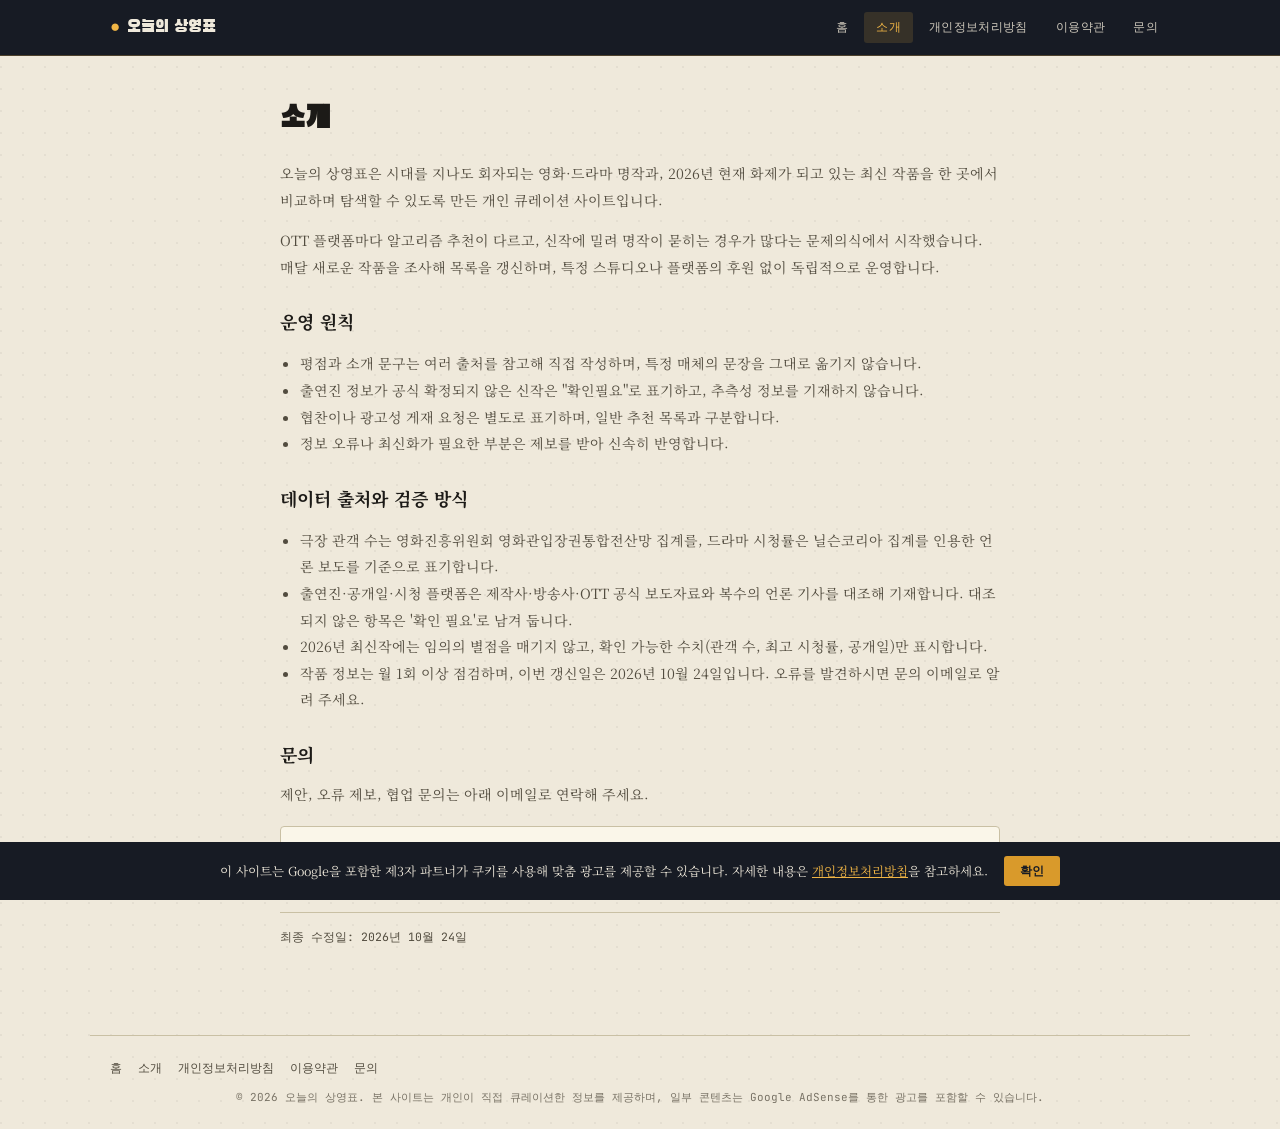
<file: about.html>
<!DOCTYPE html>
<html lang="ko">
<head>
<meta charset="UTF-8">
<meta name="viewport" content="width=device-width, initial-scale=1.0">
<title>소개 | 오늘의 상영표</title>
<meta name="description" content="오늘의 상영표은 명작과 2026년 최신 영화·드라마를 직접 골라 정리하는 개인 큐레이션 사이트입니다.">

<meta name="robots" content="index, follow">
<link rel="canonical" href="https://movie-drama-site.vercel.app/about.html">

<!-- Open Graph -->
<meta property="og:type" content="website">
<meta property="og:title" content="소개 | 오늘의 상영표">
<meta property="og:description" content="오늘의 상영표은 명작과 2026년 최신 영화·드라마를 직접 골라 정리하는 개인 큐레이션 사이트입니다.">
<meta property="og:url" content="https://movie-drama-site.vercel.app/about.html">
<meta property="og:locale" content="ko_KR">
<meta property="og:site_name" content="오늘의 상영표">

<!-- Twitter Card -->
<meta name="twitter:card" content="summary">
<meta name="twitter:title" content="소개 | 오늘의 상영표">
<meta name="twitter:description" content="오늘의 상영표은 명작과 2026년 최신 영화·드라마를 직접 골라 정리하는 개인 큐레이션 사이트입니다.">

<!-- Google AdSense -->
<script async src="https://pagead2.googlesyndication.com/pagead/js/adsbygoogle.js?client=ca-pub-2557338953436433" crossorigin="anonymous"></script>

<meta name="naver-site-verification" content="ec71c67ade040b685115a2fd1da6c9341d1d1b21">

<link rel="preconnect" href="https://fonts.googleapis.com">
<link href="https://fonts.googleapis.com/css2?family=Black+Han+Sans&family=Noto+Serif+KR:wght@400;500;600;700;900&family=JetBrains+Mono:wght@400;500;700&display=swap" rel="stylesheet">
<link rel="stylesheet" href="style.css">
</head>
<body>
<nav class="site-nav">
  <div class="site-nav-inner">
    <a class="brand" href="index.html"><span class="brand-dot">●</span>오늘의 상영표</a>
    <div class="links"><a class="" href="index.html">홈</a><a class="current" href="about.html">소개</a><a class="" href="privacy.html">개인정보처리방침</a><a class="" href="terms.html">이용약관</a><a class="" href="contact.html">문의</a></div>
  </div>
</nav>
<main class="wrap static-page">
<h1>소개</h1>
<p>오늘의 상영표은 시대를 지나도 회자되는 영화·드라마 명작과, 2026년 현재 화제가 되고 있는 최신 작품을 한 곳에서 비교하며 탐색할 수 있도록 만든 개인 큐레이션 사이트입니다.</p>
<p>OTT 플랫폼마다 알고리즘 추천이 다르고, 신작에 밀려 명작이 묻히는 경우가 많다는 문제의식에서 시작했습니다. 매달 새로운 작품을 조사해 목록을 갱신하며, 특정 스튜디오나 플랫폼의 후원 없이 독립적으로 운영합니다.</p>

<h2>운영 원칙</h2>
<ul>
<li>평점과 소개 문구는 여러 출처를 참고해 직접 작성하며, 특정 매체의 문장을 그대로 옮기지 않습니다.</li>
<li>출연진 정보가 공식 확정되지 않은 신작은 "확인필요"로 표기하고, 추측성 정보를 기재하지 않습니다.</li>
<li>협찬이나 광고성 게재 요청은 별도로 표기하며, 일반 추천 목록과 구분합니다.</li>
<li>정보 오류나 최신화가 필요한 부분은 제보를 받아 신속히 반영합니다.</li>
</ul>

<h2>데이터 출처와 검증 방식</h2>
<ul>
<li>극장 관객 수는 영화진흥위원회 영화관입장권통합전산망 집계를, 드라마 시청률은 닐슨코리아 집계를 인용한 언론 보도를 기준으로 표기합니다.</li>
<li>출연진·공개일·시청 플랫폼은 제작사·방송사·OTT 공식 보도자료와 복수의 언론 기사를 대조해 기재합니다. 대조되지 않은 항목은 '확인 필요'로 남겨 둡니다.</li>
<li>2026년 최신작에는 임의의 별점을 매기지 않고, 확인 가능한 수치(관객 수, 최고 시청률, 공개일)만 표시합니다.</li>
<li>작품 정보는 월 1회 이상 점검하며, 이번 갱신일은 2026년 10월 24일입니다. 오류를 발견하시면 문의 이메일로 알려 주세요.</li>
</ul>

<h2>문의</h2>
<p>제안, 오류 제보, 협업 문의는 아래 이메일로 연락해 주세요.</p>
<div class="contact-box">yjw2172@naver.com</div>

<div class="updated">최종 수정일: 2026년 10월 24일</div>
</main>

<footer class="site-footer">
  <div class="foot-links">
    <a href="index.html">홈</a>
    <a href="about.html">소개</a>
    <a href="privacy.html">개인정보처리방침</a>
    <a href="terms.html">이용약관</a>
    <a href="contact.html">문의</a>
  </div>
  <div class="copy">© 2026 오늘의 상영표. 본 사이트는 개인이 직접 큐레이션한 정보를 제공하며, 일부 콘텐츠는 Google AdSense를 통한 광고를 포함할 수 있습니다.</div>
</footer>

<div class="cookie-banner" id="cookieBanner">
  <span>이 사이트는 Google을 포함한 제3자 파트너가 쿠키를 사용해 맞춤 광고를 제공할 수 있습니다. 자세한 내용은 <a href="privacy.html">개인정보처리방침</a>을 참고하세요.</span>
  <button id="cookieAccept">확인</button>
</div>
<script>
(function(){
  if(!localStorage.getItem('cookieConsentAck')){
    document.getElementById('cookieBanner').classList.add('show');
  }
  document.getElementById('cookieAccept').addEventListener('click', function(){
    localStorage.setItem('cookieConsentAck','1');
    document.getElementById('cookieBanner').classList.remove('show');
  });
})();
</script>
</body>
</html>
</file>
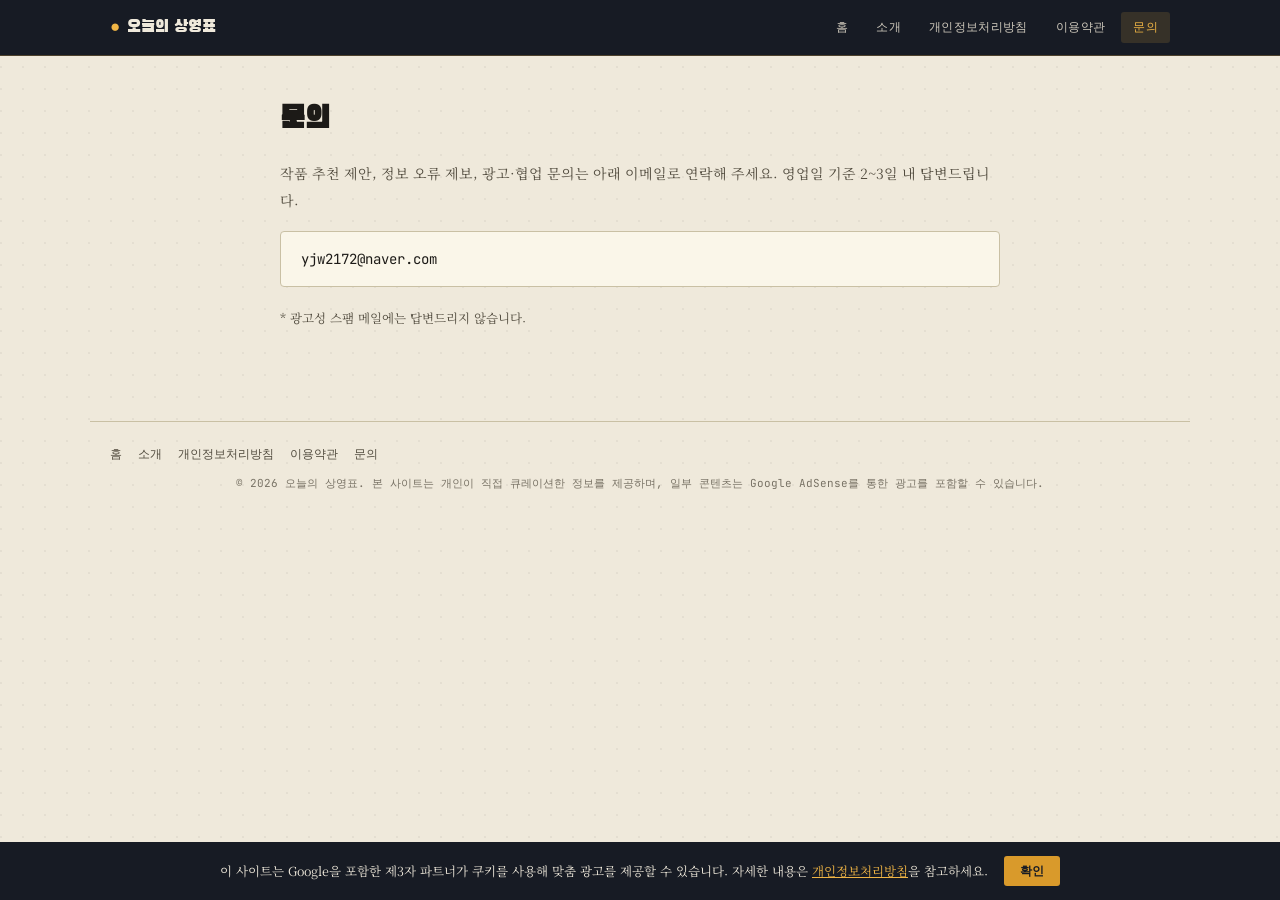
<file: contact.html>
<!DOCTYPE html>
<html lang="ko">
<head>
<meta charset="UTF-8">
<meta name="viewport" content="width=device-width, initial-scale=1.0">
<title>문의 | 오늘의 상영표</title>
<meta name="description" content="오늘의 상영표에 제안, 오류 제보, 협업 문의를 남겨주세요.">

<meta name="robots" content="index, follow">
<link rel="canonical" href="https://movie-drama-site.vercel.app/contact.html">

<!-- Open Graph -->
<meta property="og:type" content="website">
<meta property="og:title" content="문의 | 오늘의 상영표">
<meta property="og:description" content="오늘의 상영표에 제안, 오류 제보, 협업 문의를 남겨주세요.">
<meta property="og:url" content="https://movie-drama-site.vercel.app/contact.html">
<meta property="og:locale" content="ko_KR">
<meta property="og:site_name" content="오늘의 상영표">

<!-- Twitter Card -->
<meta name="twitter:card" content="summary">
<meta name="twitter:title" content="문의 | 오늘의 상영표">
<meta name="twitter:description" content="오늘의 상영표에 제안, 오류 제보, 협업 문의를 남겨주세요.">

<!-- Google AdSense -->
<script async src="https://pagead2.googlesyndication.com/pagead/js/adsbygoogle.js?client=ca-pub-2557338953436433" crossorigin="anonymous"></script>

<meta name="naver-site-verification" content="ec71c67ade040b685115a2fd1da6c9341d1d1b21">

<link rel="preconnect" href="https://fonts.googleapis.com">
<link href="https://fonts.googleapis.com/css2?family=Black+Han+Sans&family=Noto+Serif+KR:wght@400;500;600;700;900&family=JetBrains+Mono:wght@400;500;700&display=swap" rel="stylesheet">
<link rel="stylesheet" href="style.css">
</head>
<body>
<nav class="site-nav">
  <div class="site-nav-inner">
    <a class="brand" href="index.html"><span class="brand-dot">●</span>오늘의 상영표</a>
    <div class="links"><a class="" href="index.html">홈</a><a class="" href="about.html">소개</a><a class="" href="privacy.html">개인정보처리방침</a><a class="" href="terms.html">이용약관</a><a class="current" href="contact.html">문의</a></div>
  </div>
</nav>
<main class="wrap static-page">
<h1>문의</h1>
<p>작품 추천 제안, 정보 오류 제보, 광고·협업 문의는 아래 이메일로 연락해 주세요. 영업일 기준 2~3일 내 답변드립니다.</p>
<div class="contact-box">yjw2172@naver.com</div>
<p style="margin-top:20px;font-size:12.5px;">* 광고성 스팸 메일에는 답변드리지 않습니다.</p>
</main>

<footer class="site-footer">
  <div class="foot-links">
    <a href="index.html">홈</a>
    <a href="about.html">소개</a>
    <a href="privacy.html">개인정보처리방침</a>
    <a href="terms.html">이용약관</a>
    <a href="contact.html">문의</a>
  </div>
  <div class="copy">© 2026 오늘의 상영표. 본 사이트는 개인이 직접 큐레이션한 정보를 제공하며, 일부 콘텐츠는 Google AdSense를 통한 광고를 포함할 수 있습니다.</div>
</footer>

<div class="cookie-banner" id="cookieBanner">
  <span>이 사이트는 Google을 포함한 제3자 파트너가 쿠키를 사용해 맞춤 광고를 제공할 수 있습니다. 자세한 내용은 <a href="privacy.html">개인정보처리방침</a>을 참고하세요.</span>
  <button id="cookieAccept">확인</button>
</div>
<script>
(function(){
  if(!localStorage.getItem('cookieConsentAck')){
    document.getElementById('cookieBanner').classList.add('show');
  }
  document.getElementById('cookieAccept').addEventListener('click', function(){
    localStorage.setItem('cookieConsentAck','1');
    document.getElementById('cookieBanner').classList.remove('show');
  });
})();
</script>
</body>
</html>
</file>
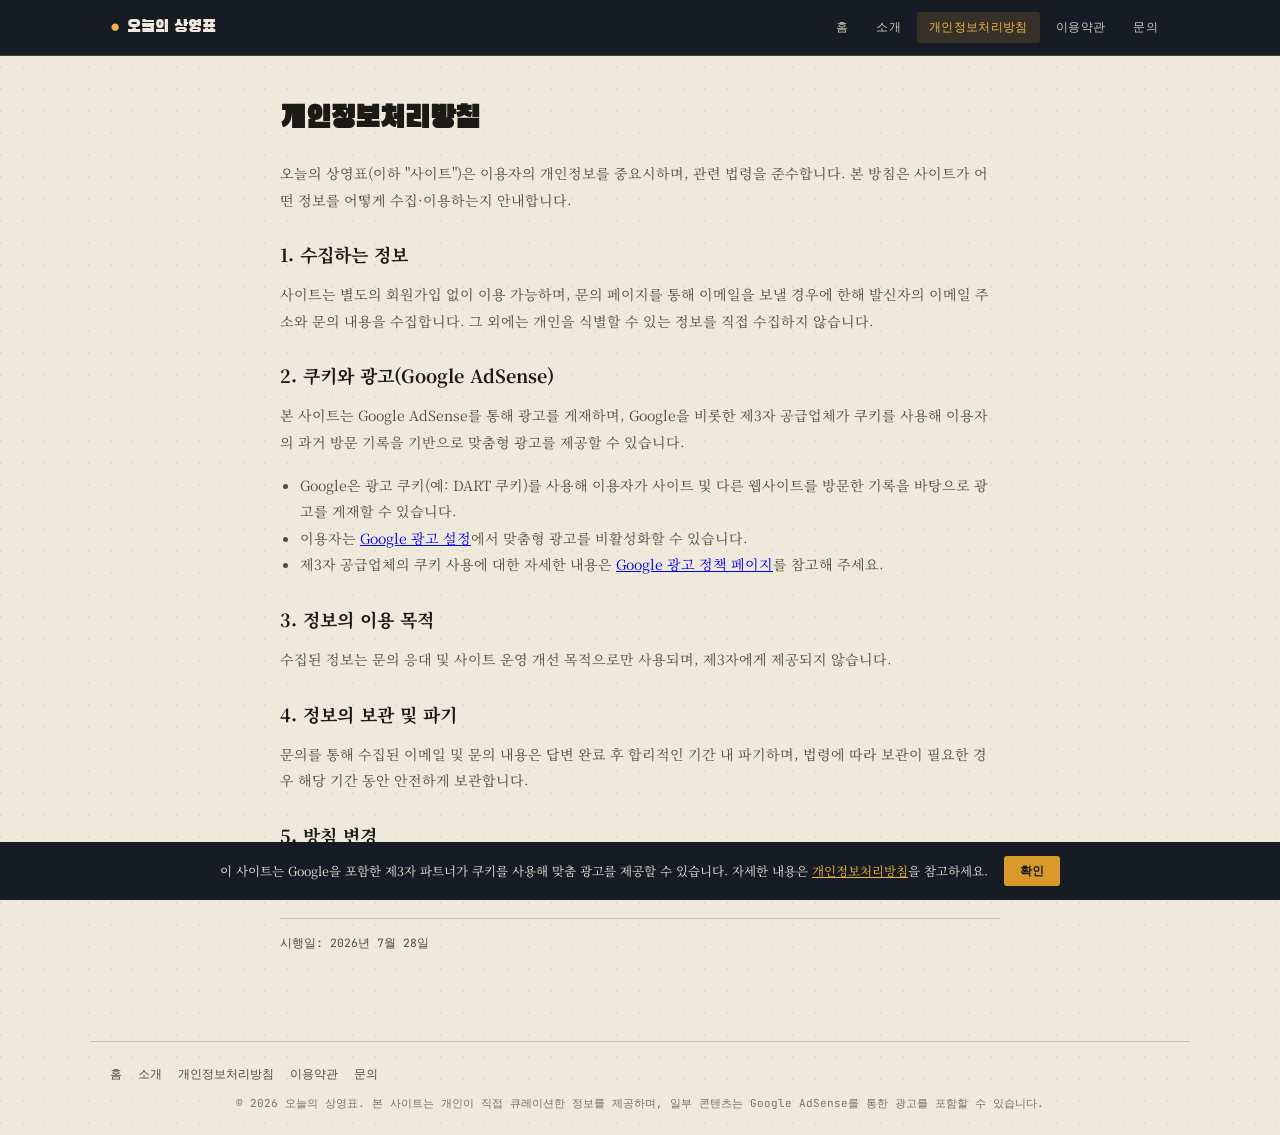
<file: privacy.html>
<!DOCTYPE html>
<html lang="ko">
<head>
<meta charset="UTF-8">
<meta name="viewport" content="width=device-width, initial-scale=1.0">
<title>개인정보처리방침 | 오늘의 상영표</title>
<meta name="description" content="오늘의 상영표의 개인정보처리방침 및 쿠키·광고 정책 안내입니다.">

<meta name="robots" content="index, follow">
<link rel="canonical" href="https://movie-drama-site.vercel.app/privacy.html">

<!-- Open Graph -->
<meta property="og:type" content="website">
<meta property="og:title" content="개인정보처리방침 | 오늘의 상영표">
<meta property="og:description" content="오늘의 상영표의 개인정보처리방침 및 쿠키·광고 정책 안내입니다.">
<meta property="og:url" content="https://movie-drama-site.vercel.app/privacy.html">
<meta property="og:locale" content="ko_KR">
<meta property="og:site_name" content="오늘의 상영표">

<!-- Twitter Card -->
<meta name="twitter:card" content="summary">
<meta name="twitter:title" content="개인정보처리방침 | 오늘의 상영표">
<meta name="twitter:description" content="오늘의 상영표의 개인정보처리방침 및 쿠키·광고 정책 안내입니다.">

<!-- Google AdSense -->
<script async src="https://pagead2.googlesyndication.com/pagead/js/adsbygoogle.js?client=ca-pub-2557338953436433" crossorigin="anonymous"></script>

<meta name="naver-site-verification" content="ec71c67ade040b685115a2fd1da6c9341d1d1b21">

<link rel="preconnect" href="https://fonts.googleapis.com">
<link href="https://fonts.googleapis.com/css2?family=Black+Han+Sans&family=Noto+Serif+KR:wght@400;500;600;700;900&family=JetBrains+Mono:wght@400;500;700&display=swap" rel="stylesheet">
<link rel="stylesheet" href="style.css">
</head>
<body>
<nav class="site-nav">
  <div class="site-nav-inner">
    <a class="brand" href="index.html"><span class="brand-dot">●</span>오늘의 상영표</a>
    <div class="links"><a class="" href="index.html">홈</a><a class="" href="about.html">소개</a><a class="current" href="privacy.html">개인정보처리방침</a><a class="" href="terms.html">이용약관</a><a class="" href="contact.html">문의</a></div>
  </div>
</nav>
<main class="wrap static-page">
<h1>개인정보처리방침</h1>
<p>오늘의 상영표(이하 "사이트")은 이용자의 개인정보를 중요시하며, 관련 법령을 준수합니다. 본 방침은 사이트가 어떤 정보를 어떻게 수집·이용하는지 안내합니다.</p>

<h2>1. 수집하는 정보</h2>
<p>사이트는 별도의 회원가입 없이 이용 가능하며, 문의 페이지를 통해 이메일을 보낼 경우에 한해 발신자의 이메일 주소와 문의 내용을 수집합니다. 그 외에는 개인을 식별할 수 있는 정보를 직접 수집하지 않습니다.</p>

<h2>2. 쿠키와 광고(Google AdSense)</h2>
<p>본 사이트는 Google AdSense를 통해 광고를 게재하며, Google을 비롯한 제3자 공급업체가 쿠키를 사용해 이용자의 과거 방문 기록을 기반으로 맞춤형 광고를 제공할 수 있습니다.</p>
<ul>
<li>Google은 광고 쿠키(예: DART 쿠키)를 사용해 이용자가 사이트 및 다른 웹사이트를 방문한 기록을 바탕으로 광고를 게재할 수 있습니다.</li>
<li>이용자는 <a href="https://adssettings.google.com/authenticated" target="_blank" rel="noopener">Google 광고 설정</a>에서 맞춤형 광고를 비활성화할 수 있습니다.</li>
<li>제3자 공급업체의 쿠키 사용에 대한 자세한 내용은 <a href="https://policies.google.com/technologies/ads" target="_blank" rel="noopener">Google 광고 정책 페이지</a>를 참고해 주세요.</li>
</ul>

<h2>3. 정보의 이용 목적</h2>
<p>수집된 정보는 문의 응대 및 사이트 운영 개선 목적으로만 사용되며, 제3자에게 제공되지 않습니다.</p>

<h2>4. 정보의 보관 및 파기</h2>
<p>문의를 통해 수집된 이메일 및 문의 내용은 답변 완료 후 합리적인 기간 내 파기하며, 법령에 따라 보관이 필요한 경우 해당 기간 동안 안전하게 보관합니다.</p>

<h2>5. 방침 변경</h2>
<p>본 방침은 법령 및 서비스 변경에 따라 수정될 수 있으며, 변경 시 본 페이지를 통해 공지합니다.</p>

<div class="updated">시행일: 2026년 7월 28일</div>
</main>

<footer class="site-footer">
  <div class="foot-links">
    <a href="index.html">홈</a>
    <a href="about.html">소개</a>
    <a href="privacy.html">개인정보처리방침</a>
    <a href="terms.html">이용약관</a>
    <a href="contact.html">문의</a>
  </div>
  <div class="copy">© 2026 오늘의 상영표. 본 사이트는 개인이 직접 큐레이션한 정보를 제공하며, 일부 콘텐츠는 Google AdSense를 통한 광고를 포함할 수 있습니다.</div>
</footer>

<div class="cookie-banner" id="cookieBanner">
  <span>이 사이트는 Google을 포함한 제3자 파트너가 쿠키를 사용해 맞춤 광고를 제공할 수 있습니다. 자세한 내용은 <a href="privacy.html">개인정보처리방침</a>을 참고하세요.</span>
  <button id="cookieAccept">확인</button>
</div>
<script>
(function(){
  if(!localStorage.getItem('cookieConsentAck')){
    document.getElementById('cookieBanner').classList.add('show');
  }
  document.getElementById('cookieAccept').addEventListener('click', function(){
    localStorage.setItem('cookieConsentAck','1');
    document.getElementById('cookieBanner').classList.remove('show');
  });
})();
</script>
</body>
</html>
</file>
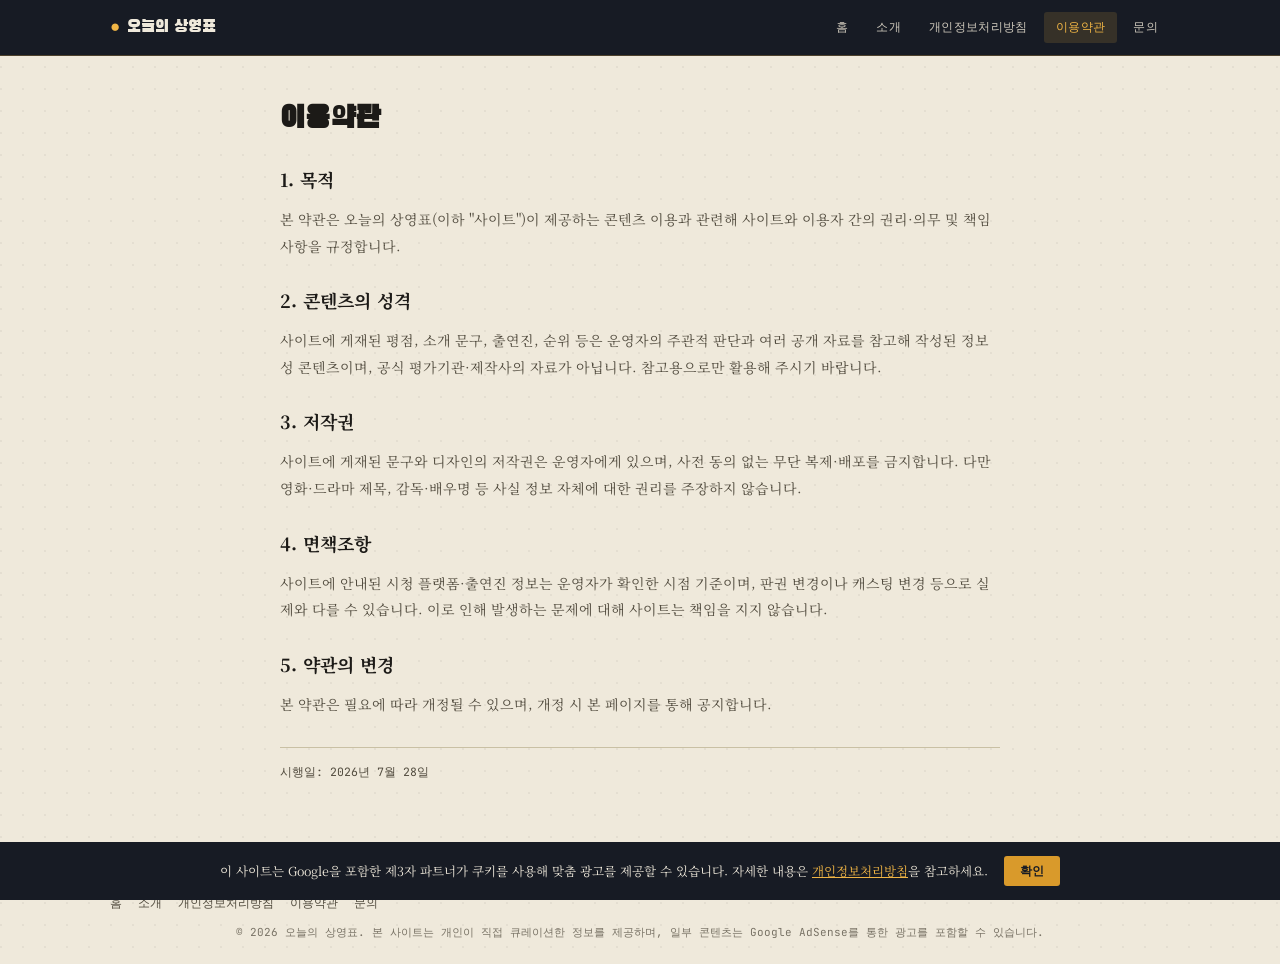
<file: terms.html>
<!DOCTYPE html>
<html lang="ko">
<head>
<meta charset="UTF-8">
<meta name="viewport" content="width=device-width, initial-scale=1.0">
<title>이용약관 | 오늘의 상영표</title>
<meta name="description" content="오늘의 상영표 이용약관입니다.">

<meta name="robots" content="index, follow">
<link rel="canonical" href="https://movie-drama-site.vercel.app/terms.html">

<!-- Open Graph -->
<meta property="og:type" content="website">
<meta property="og:title" content="이용약관 | 오늘의 상영표">
<meta property="og:description" content="오늘의 상영표 이용약관입니다.">
<meta property="og:url" content="https://movie-drama-site.vercel.app/terms.html">
<meta property="og:locale" content="ko_KR">
<meta property="og:site_name" content="오늘의 상영표">

<!-- Twitter Card -->
<meta name="twitter:card" content="summary">
<meta name="twitter:title" content="이용약관 | 오늘의 상영표">
<meta name="twitter:description" content="오늘의 상영표 이용약관입니다.">

<!-- Google AdSense -->
<script async src="https://pagead2.googlesyndication.com/pagead/js/adsbygoogle.js?client=ca-pub-2557338953436433" crossorigin="anonymous"></script>

<meta name="naver-site-verification" content="ec71c67ade040b685115a2fd1da6c9341d1d1b21">

<link rel="preconnect" href="https://fonts.googleapis.com">
<link href="https://fonts.googleapis.com/css2?family=Black+Han+Sans&family=Noto+Serif+KR:wght@400;500;600;700;900&family=JetBrains+Mono:wght@400;500;700&display=swap" rel="stylesheet">
<link rel="stylesheet" href="style.css">
</head>
<body>
<nav class="site-nav">
  <div class="site-nav-inner">
    <a class="brand" href="index.html"><span class="brand-dot">●</span>오늘의 상영표</a>
    <div class="links"><a class="" href="index.html">홈</a><a class="" href="about.html">소개</a><a class="" href="privacy.html">개인정보처리방침</a><a class="current" href="terms.html">이용약관</a><a class="" href="contact.html">문의</a></div>
  </div>
</nav>
<main class="wrap static-page">
<h1>이용약관</h1>

<h2>1. 목적</h2>
<p>본 약관은 오늘의 상영표(이하 "사이트")이 제공하는 콘텐츠 이용과 관련해 사이트와 이용자 간의 권리·의무 및 책임사항을 규정합니다.</p>

<h2>2. 콘텐츠의 성격</h2>
<p>사이트에 게재된 평점, 소개 문구, 출연진, 순위 등은 운영자의 주관적 판단과 여러 공개 자료를 참고해 작성된 정보성 콘텐츠이며, 공식 평가기관·제작사의 자료가 아닙니다. 참고용으로만 활용해 주시기 바랍니다.</p>

<h2>3. 저작권</h2>
<p>사이트에 게재된 문구와 디자인의 저작권은 운영자에게 있으며, 사전 동의 없는 무단 복제·배포를 금지합니다. 다만 영화·드라마 제목, 감독·배우명 등 사실 정보 자체에 대한 권리를 주장하지 않습니다.</p>

<h2>4. 면책조항</h2>
<p>사이트에 안내된 시청 플랫폼·출연진 정보는 운영자가 확인한 시점 기준이며, 판권 변경이나 캐스팅 변경 등으로 실제와 다를 수 있습니다. 이로 인해 발생하는 문제에 대해 사이트는 책임을 지지 않습니다.</p>

<h2>5. 약관의 변경</h2>
<p>본 약관은 필요에 따라 개정될 수 있으며, 개정 시 본 페이지를 통해 공지합니다.</p>

<div class="updated">시행일: 2026년 7월 28일</div>
</main>

<footer class="site-footer">
  <div class="foot-links">
    <a href="index.html">홈</a>
    <a href="about.html">소개</a>
    <a href="privacy.html">개인정보처리방침</a>
    <a href="terms.html">이용약관</a>
    <a href="contact.html">문의</a>
  </div>
  <div class="copy">© 2026 오늘의 상영표. 본 사이트는 개인이 직접 큐레이션한 정보를 제공하며, 일부 콘텐츠는 Google AdSense를 통한 광고를 포함할 수 있습니다.</div>
</footer>

<div class="cookie-banner" id="cookieBanner">
  <span>이 사이트는 Google을 포함한 제3자 파트너가 쿠키를 사용해 맞춤 광고를 제공할 수 있습니다. 자세한 내용은 <a href="privacy.html">개인정보처리방침</a>을 참고하세요.</span>
  <button id="cookieAccept">확인</button>
</div>
<script>
(function(){
  if(!localStorage.getItem('cookieConsentAck')){
    document.getElementById('cookieBanner').classList.add('show');
  }
  document.getElementById('cookieAccept').addEventListener('click', function(){
    localStorage.setItem('cookieConsentAck','1');
    document.getElementById('cookieBanner').classList.remove('show');
  });
})();
</script>
</body>
</html>
</file>
<file: style.css>
:root{
    --night:#171b24;
    --night-deep:#0e1119;
    --paper:#efe9db;
    --paper-deep:#e5ddc9;
    --card:#faf6e9;
    --ink:#1c1a17;
    --ink-soft:#524c3f;
    --marquee:#d99a2b;
    --marquee-bright:#f0b545;
    --curtain:#8c2f39;
    --teal:#355c58;
    --line:#c9c0a4;
    --line-strong:#a89d7c;
  }
  *{box-sizing:border-box;}
  body{
    margin:0;
    background:var(--paper);
    background-image:
      radial-gradient(circle at 1px 1px, rgba(28,26,23,0.05) 1px, transparent 0);
    background-size:22px 22px;
    color:var(--ink);
    font-family:'Noto Serif KR', serif;
    -webkit-font-smoothing:antialiased;
  }
  .mono{font-family:'JetBrains Mono', monospace; letter-spacing:0.02em;}
  .display{font-family:'Black Han Sans', sans-serif;}
  .wrap{max-width:1100px;margin:0 auto;padding:0 20px 90px;}

  /* ================= MARQUEE HERO ================= */
  .marquee{
    background:var(--night);
    background-image:
      radial-gradient(circle at center, rgba(240,181,69,0.10) 0%, transparent 70%);
    color:var(--paper);
    position:relative;
    padding:54px 20px 40px;
    border-bottom:6px solid var(--marquee);
    overflow:hidden;
  }
  .bulb-row{
    max-width:1100px;margin:0 auto 26px;
    display:flex; justify-content:space-between;
  }
  .bulb-row .bulbs{display:flex; gap:9px;}
  .bulb{
    width:7px;height:7px;border-radius:50%;
    background:var(--marquee-bright);
    box-shadow:0 0 6px 1px rgba(240,181,69,0.7);
  }
  .marquee-inner{max-width:1100px;margin:0 auto; text-align:center;}
  .marquee-eyebrow{
    font-family:'JetBrains Mono', monospace;
    font-size:12px; letter-spacing:0.32em;
    color:var(--marquee-bright);
    margin-bottom:14px;
  }
  .marquee h1{
    font-family:'Black Han Sans', sans-serif;
    font-size:clamp(34px,6vw,64px);
    line-height:1.08;
    margin:0 0 16px;
    letter-spacing:-0.01em;
  }
  .marquee h1 span{color:var(--marquee-bright);}
  .marquee p{
    max-width:560px;margin:0 auto;
    color:#cfc9bc;
    font-size:15px; line-height:1.8;
  }
  .marquee-meta{
    display:flex; justify-content:center; gap:22px;
    margin-top:26px; flex-wrap:wrap;
    font-family:'JetBrains Mono', monospace;
    font-size:11.5px; color:#9a927e; letter-spacing:0.06em;
  }
  .marquee-meta b{color:var(--marquee-bright); font-weight:600;}

  /* film strip divider */
  .filmstrip{
    height:22px;
    background:repeating-linear-gradient(90deg, var(--night-deep) 0 14px, transparent 14px 28px);
    background-color:var(--night);
    position:relative;
  }
  .filmstrip::before, .filmstrip::after{
    content:"";
    position:absolute; top:50%; transform:translateY(-50%);
    width:100%; height:8px;
    background:repeating-linear-gradient(90deg, var(--paper) 0 8px, transparent 8px 20px);
  }
  .filmstrip::before{top:3px;}
  .filmstrip::after{bottom:3px; top:auto;}

  /* ================= CONTROLS ================= */
  .controls{
    max-width:1100px;margin:34px auto 26px;
    background:var(--card);
    border:1px solid var(--line);
    border-radius:4px;
    padding:20px 22px;
    box-shadow:0 6px 18px rgba(28,26,23,0.06);
  }
  .controls-row{display:flex; gap:14px; flex-wrap:wrap; align-items:center;}
  .search-box{
    width:100%;
    box-sizing:border-box;
    display:flex; align-items:center; gap:8px;
    background:var(--paper); border:1px solid var(--line-strong);
    border-radius:3px; padding:11px 14px;
    margin-bottom:16px;
  }
  .search-box svg{flex-shrink:0; opacity:0.5;}
  .search-box input{
    border:none; background:none; outline:none;
    font-family:'Noto Serif KR', serif; font-size:15px; color:var(--ink);
    width:100%; min-width:0;
  }
  .search-box input::placeholder{color:#9a927e;}

  .filter-block{margin-top:14px;}
  .filter-block:first-of-type{margin-top:0;}
  .filter-label{
    font-family:'JetBrains Mono', monospace;
    font-size:10.5px; letter-spacing:0.1em;
    color:var(--ink-soft); opacity:0.7;
    text-transform:uppercase;
    margin-bottom:7px;
  }

  .chip-group{display:flex; gap:6px; flex-wrap:wrap;}
  .chip{
    font-family:'JetBrains Mono', monospace;
    font-size:11.5px; letter-spacing:0.03em;
    padding:7px 13px;
    border:1px solid var(--line-strong);
    border-radius:20px;
    background:var(--paper);
    color:var(--ink-soft);
    cursor:pointer;
    transition:all .15s ease;
    user-select:none;
  }
  .chip:hover{border-color:var(--ink);}
  .chip.active{background:var(--night); color:var(--marquee-bright); border-color:var(--night);}

  .divider-label{
    display:flex; align-items:center; gap:12px;
    margin:34px auto 16px; max-width:1100px;
  }
  .divider-label .tag{
    font-family:'Black Han Sans', sans-serif;
    font-size:19px; color:var(--ink);
    display:flex; align-items:center; gap:8px;
  }
  .divider-label .tag .dot{width:9px;height:9px;border-radius:50%;}
  .divider-label .count{
    font-family:'JetBrains Mono', monospace;
    font-size:11px; color:var(--ink-soft);
    background:var(--paper-deep);
    padding:3px 9px; border-radius:10px;
  }
  .divider-label .rule{flex:1; height:1px; background:var(--line-strong);}

  /* ================= GRID / TICKETS ================= */
  .grid{
    max-width:1100px;margin:0 auto;
    display:grid;
    grid-template-columns:repeat(auto-fill, minmax(240px, 1fr));
    gap:16px;
  }
  .ticket{
    background:var(--card);
    border:1px solid var(--line);
    border-radius:4px;
    position:relative;
    padding:16px 16px 14px;
    display:flex; flex-direction:column; gap:9px;
    transition:transform .15s ease, box-shadow .15s ease;
  }
  .ticket:hover{transform:translateY(-3px); box-shadow:0 10px 22px rgba(28,26,23,0.12);}
  .ticket::after{
    content:"";
    position:absolute; left:0; right:0; bottom:52px;
    border-top:2px dashed var(--line-strong);
  }
  .ticket::before{
    content:"";
    position:absolute; left:-7px; bottom:45px;
    width:14px; height:14px; border-radius:50%;
    background:var(--paper);
    border:1px solid var(--line);
    box-shadow:220px 0 0 -1px var(--paper), 220px 0 0 0px var(--line);
  }
  .t-head{display:flex; justify-content:space-between; align-items:flex-start; gap:8px;}
  .t-kind{
    font-family:'JetBrains Mono', monospace;
    font-size:10px; letter-spacing:0.08em;
    padding:2px 7px; border-radius:3px;
    color:#fff;
  }
  .t-year{
    font-family:'JetBrains Mono', monospace;
    font-size:11px; color:var(--ink-soft);
  }
  .t-title{
    font-family:'Noto Serif KR', serif;
    font-weight:700; font-size:16.5px; line-height:1.35;
    color:var(--ink);
  }
  .t-info{font-size:12px; color:var(--ink-soft); line-height:1.5;}
  .t-desc{font-size:12.5px; color:var(--ink-soft); line-height:1.6; flex:1;}
  .t-genres{display:flex; gap:5px; flex-wrap:wrap;}
  .t-genre{
    font-family:'JetBrains Mono', monospace;
    font-size:10px; color:var(--ink-soft);
    background:var(--paper-deep);
    padding:2px 7px; border-radius:9px;
  }
  .t-foot{
    margin-top:6px; padding-top:12px;
    display:flex; justify-content:space-between; align-items:center;
  }
  .t-rating{
    font-family:'JetBrains Mono', monospace;
    font-weight:700; font-size:14px;
    color:var(--curtain);
    display:flex; align-items:center; gap:4px;
  }
  .t-rating .star{font-size:12px;}
  .t-plat{
    font-family:'JetBrains Mono', monospace;
    font-size:10.5px; color:var(--ink-soft);
  }

  .k-movie{background:var(--teal);}
  .k-drama{background:var(--curtain);}

  .empty{
    max-width:1100px;margin:40px auto; text-align:center;
    color:var(--ink-soft); font-size:14px;
    padding:40px 20px; border:1px dashed var(--line-strong); border-radius:4px;
  }

  footer{
    max-width:1100px;margin:56px auto 0;
    text-align:center; font-size:11.5px; color:var(--ink-soft);
    font-family:'JetBrains Mono', monospace;
    border-top:1px solid var(--line); padding-top:20px;
  }

  @media(max-width:600px){
    .marquee{padding:40px 16px 30px;}
    .controls{padding:16px 16px;}
    .search-box input{font-size:16px;}
    .filter-block{margin-top:12px;}
  }

  /* ================= NAV ================= */
  .site-nav{
    position:sticky; top:0; z-index:50;
    background:var(--night);
    border-bottom:1px solid rgba(240,181,69,0.25);
  }
  .site-nav-inner{
    max-width:1100px;margin:0 auto;
    display:flex; align-items:center; justify-content:space-between;
    padding:12px 20px;
  }
  .site-nav .brand{
    font-family:'Black Han Sans', sans-serif;
    color:var(--paper); font-size:17px; text-decoration:none;
    display:flex; align-items:center; gap:7px;
  }
  .site-nav .brand .brand-dot{color:var(--marquee-bright);}
  .site-nav .links{display:flex; gap:4px;}
  .site-nav .links a{
    font-family:'JetBrains Mono', monospace;
    font-size:12px; letter-spacing:0.03em;
    color:#cfc9bc; text-decoration:none;
    padding:7px 12px; border-radius:3px;
    transition:all .15s ease;
  }
  .site-nav .links a:hover, .site-nav .links a.current{
    background:rgba(240,181,69,0.14); color:var(--marquee-bright);
  }
  @media(max-width:600px){
    .site-nav-inner{flex-direction:column; gap:8px; align-items:flex-start;}
    .site-nav .links{flex-wrap:wrap;}
  }

  /* ================= AD SLOTS ================= */
  .ad-slot{
    max-width:1100px;margin:26px auto;
    padding:10px;
    border:1px dashed var(--line-strong);
    border-radius:4px;
    text-align:center;
  }
  .ad-slot .ad-label{
    font-family:'JetBrains Mono', monospace;
    font-size:9.5px; letter-spacing:0.12em;
    color:var(--ink-soft); opacity:0.55;
    margin-bottom:6px; text-transform:uppercase;
  }

  /* ================= INTRO / METHOD CONTENT ================= */
  .intro-section{
    max-width:1100px;margin:36px auto 0;
    background:var(--card); border:1px solid var(--line);
    border-radius:4px; padding:26px 28px;
  }
  .intro-section h2{
    font-family:'Black Han Sans', sans-serif;
    font-size:20px; margin:0 0 12px; color:var(--ink);
  }
  .intro-section p{
    font-size:13.5px; line-height:1.85; color:var(--ink-soft);
    margin:0 0 12px;
  }
  .intro-grid{
    display:grid; grid-template-columns:repeat(auto-fit, minmax(200px,1fr));
    gap:16px; margin-top:18px;
  }
  .intro-card{
    background:var(--paper); border:1px solid var(--line);
    border-radius:4px; padding:14px 16px;
  }
  .intro-card .ic-title{
    font-family:'JetBrains Mono', monospace; font-size:11.5px;
    color:var(--curtain); letter-spacing:0.04em; margin-bottom:6px;
  }
  .intro-card .ic-desc{font-size:12.5px; color:var(--ink-soft); line-height:1.6;}

  .faq-section{max-width:1100px;margin:26px auto 0;}
  .faq-item{
    background:var(--card); border:1px solid var(--line);
    border-radius:4px; padding:16px 20px; margin-bottom:10px;
  }
  .faq-item .q{
    font-family:'Noto Serif KR', serif; font-weight:700;
    font-size:14px; color:var(--ink); margin-bottom:6px;
    display:flex; gap:8px;
  }
  .faq-item .q .qmark{color:var(--curtain); font-family:'Black Han Sans', sans-serif;}
  .faq-item .a{font-size:13px; color:var(--ink-soft); line-height:1.75; padding-left:22px;}

  /* ================= STATIC PAGES (about/privacy/contact/terms) ================= */
  .static-page{
    max-width:760px; margin:44px auto 90px; padding:0 20px;
  }
  .static-page h1{
    font-family:'Black Han Sans', sans-serif;
    font-size:30px; margin:0 0 22px; color:var(--ink);
  }
  .static-page h2{
    font-family:'Noto Serif KR', serif; font-weight:700;
    font-size:18px; margin:28px 0 10px; color:var(--ink);
  }
  .static-page p, .static-page li{
    font-size:14px; line-height:1.9; color:var(--ink-soft);
  }
  .static-page ul{padding-left:20px;}
  .static-page .updated{
    font-family:'JetBrains Mono', monospace; font-size:11.5px;
    color:var(--ink-soft); margin-top:30px; padding-top:16px;
    border-top:1px solid var(--line);
  }
  .contact-box{
    margin-top:18px; padding:18px 20px;
    background:var(--card); border:1px solid var(--line); border-radius:4px;
    font-family:'JetBrains Mono', monospace; font-size:14px;
  }

  /* ================= SITE FOOTER (shared) ================= */
  .site-footer{
    max-width:1100px;margin:50px auto 0; padding:24px 20px 0;
    border-top:1px solid var(--line);
  }
  .site-footer .foot-links{
    display:flex; gap:16px; flex-wrap:wrap;
    font-family:'JetBrains Mono', monospace; font-size:11.5px;
    margin-bottom:14px;
  }
  .site-footer .foot-links a{color:var(--ink-soft); text-decoration:none;}
  .site-footer .foot-links a:hover{color:var(--curtain);}
  .site-footer .copy{
    font-family:'JetBrains Mono', monospace; font-size:11px;
    color:var(--ink-soft); opacity:0.75; padding-bottom:24px;
  }

  /* ================= COOKIE BANNER ================= */
  .cookie-banner{
    position:fixed; left:0; right:0; bottom:0; z-index:100;
    background:var(--night); color:var(--paper);
    padding:14px 20px; display:none;
    align-items:center; justify-content:center; gap:16px; flex-wrap:wrap;
    font-size:12.5px;
  }
  .cookie-banner.show{display:flex;}
  .cookie-banner a{color:var(--marquee-bright);}
  .cookie-banner button{
    font-family:'JetBrains Mono', monospace; font-size:11.5px;
    background:var(--marquee); color:var(--night); border:none;
    padding:7px 16px; border-radius:3px; cursor:pointer; font-weight:700;
  }


  /* ===== GEO/요약 블록, 카드 시맨틱 보정 ===== */
  h3.t-title{margin:0;}
  .t-metric{font-size:11.5px; font-weight:600; line-height:1.35;}
  .digest{
    max-width:1100px; margin:26px auto 0;
    background:var(--card); border:1px solid var(--line); border-radius:4px; padding:22px 26px;
  }
  .digest h2{font-family:'Black Han Sans', sans-serif; font-size:20px; margin:0 0 14px; color:var(--ink);}
  .digest .digest-date{font-family:'JetBrains Mono', monospace; font-size:11px; color:var(--ink-soft); font-weight:400; margin-left:8px;}
  .digest-grid{display:grid; grid-template-columns:repeat(auto-fit,minmax(260px,1fr)); gap:22px;}
  .digest h3{font-family:'JetBrains Mono', monospace; font-size:12px; letter-spacing:0.04em; color:var(--curtain); margin:0 0 8px;}
  .digest ol, .digest ul{margin:0; padding-left:20px; font-size:13.5px; line-height:1.85; color:var(--ink-soft);}
  .digest li b{color:var(--ink);}
  .digest-src{font-size:11.5px; color:var(--ink-soft); opacity:.8; margin:10px 0 0; font-family:'JetBrains Mono', monospace;}
</file>
